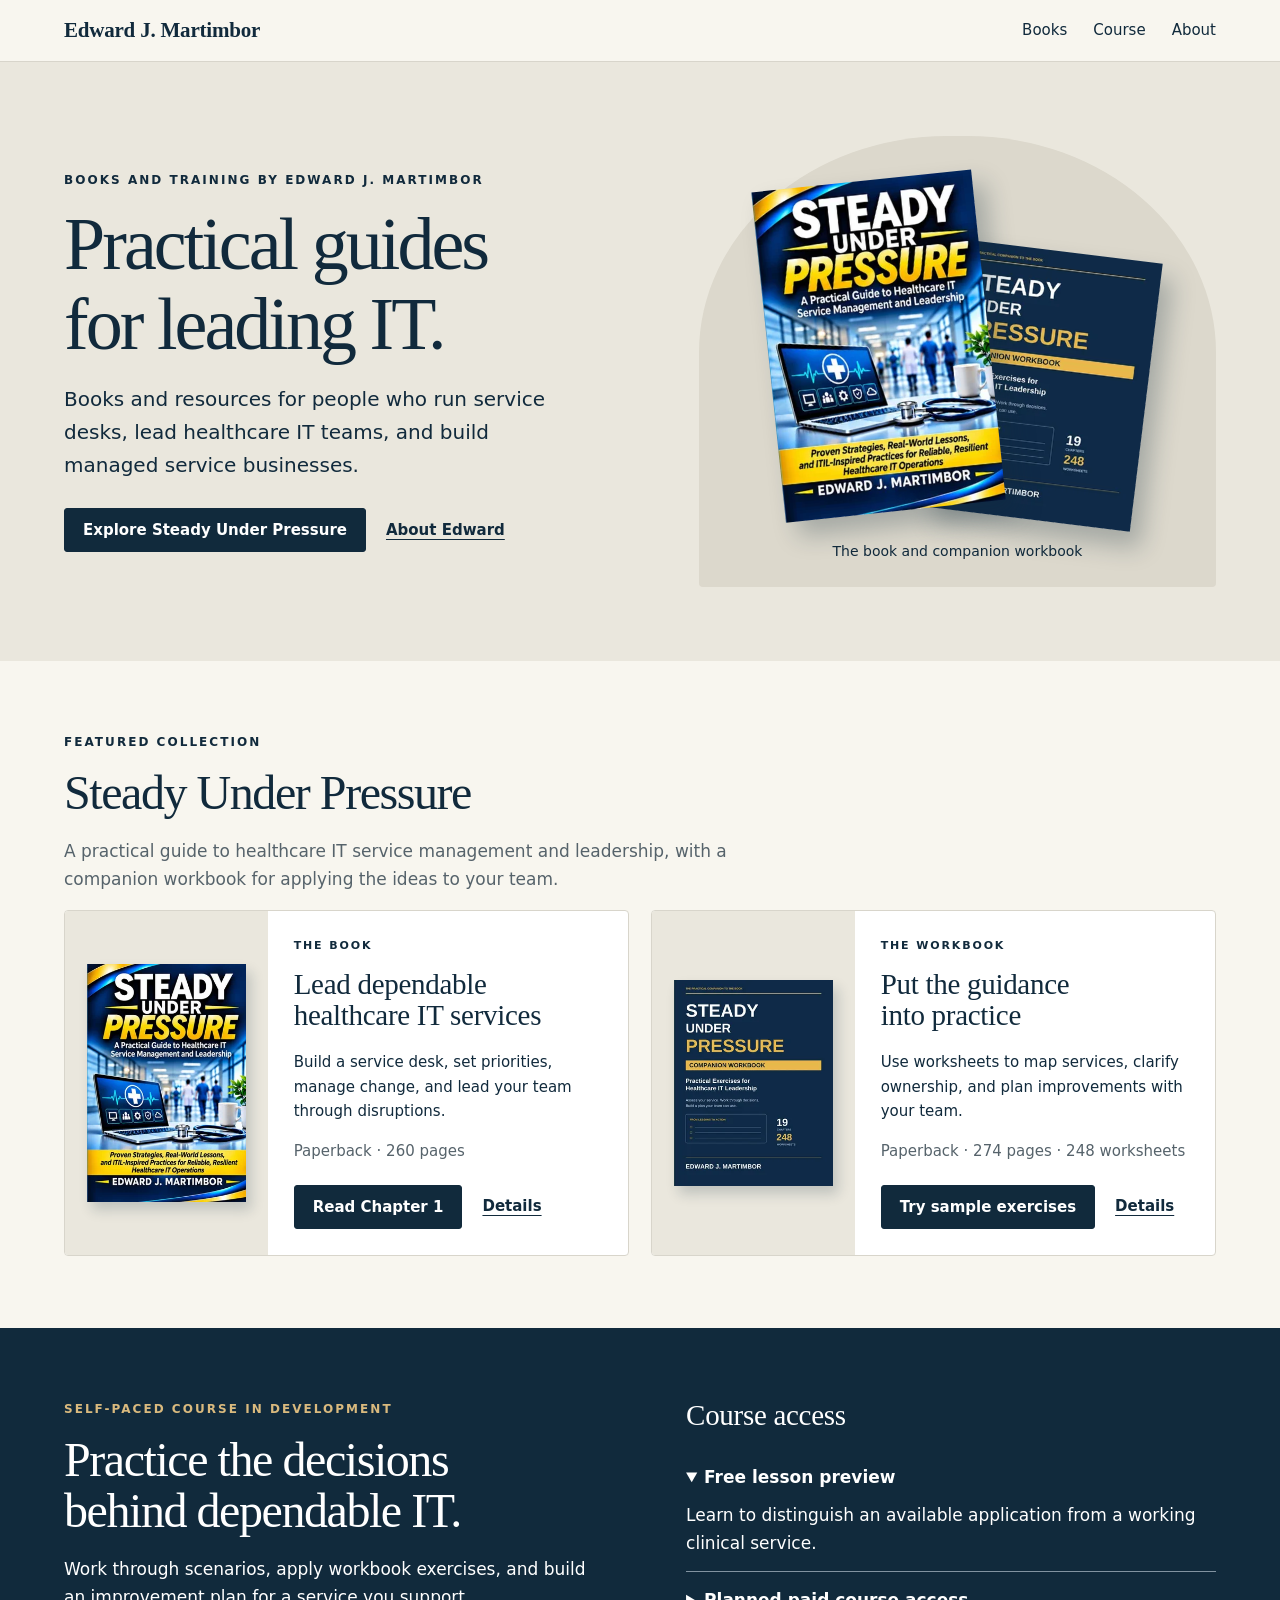
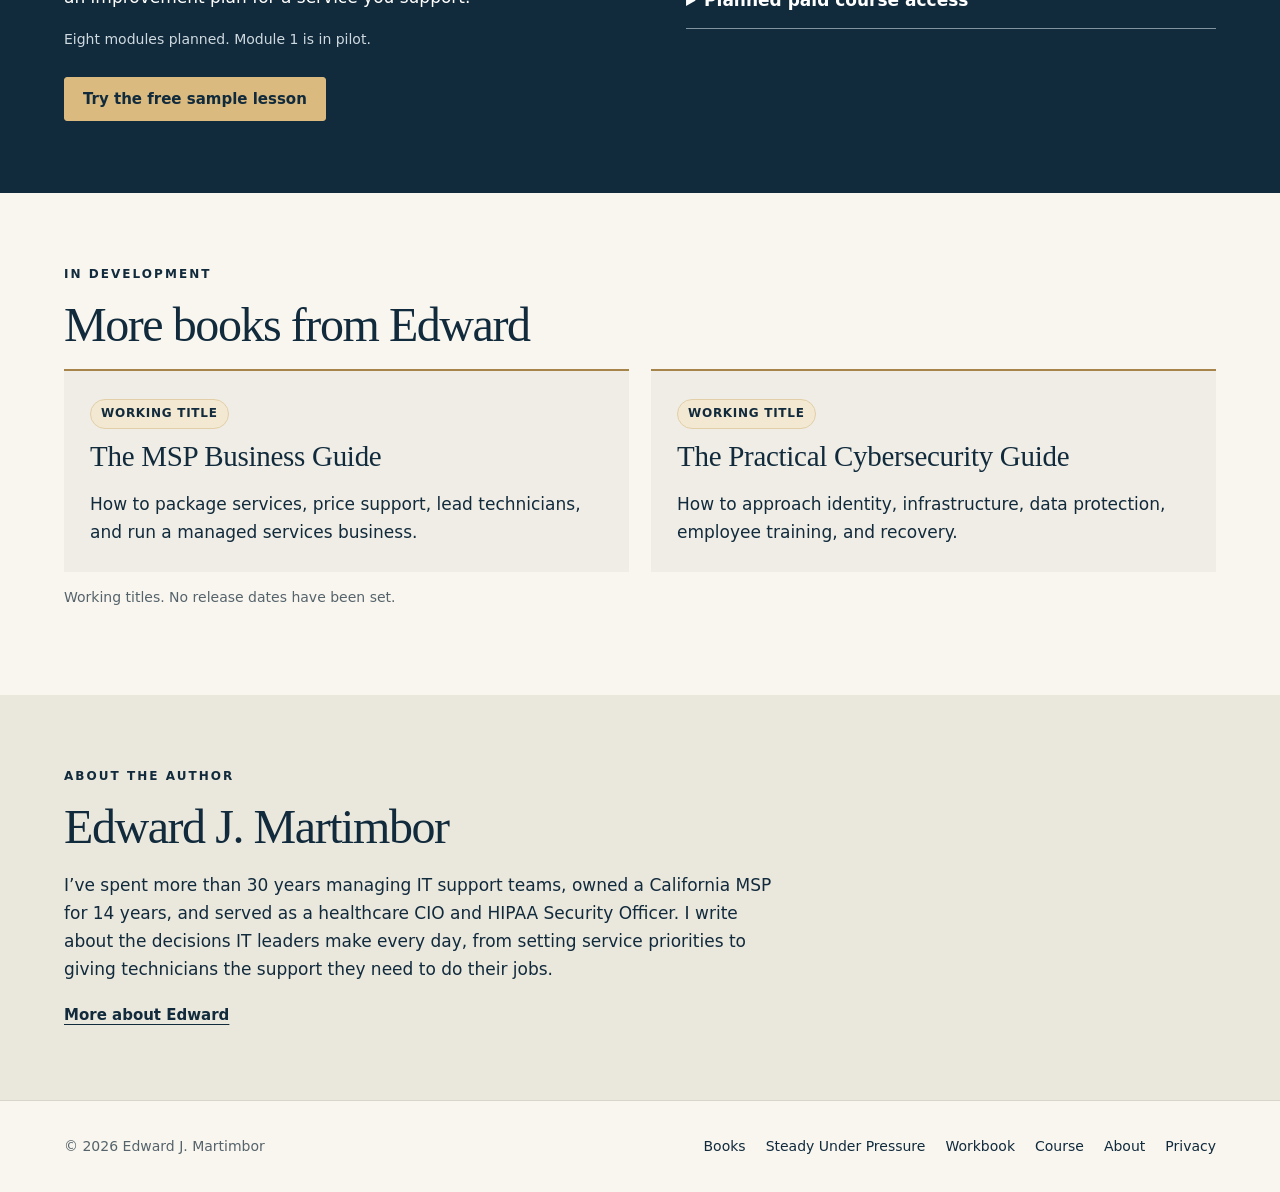
<file: index.html>
<!doctype html>
<html lang="en" data-root="">
<head>
<meta charset="utf-8">
<meta name="viewport" content="width=device-width, initial-scale=1">
<title>Edward J. Martimbor | Author</title>
<meta name="description" content="Books and practical resources for healthcare IT leaders and managed service providers, by Edward J. Martimbor.">
<link rel="canonical" href="https://edwardmartimbor.com/">
<meta property="og:type" content="website">
<meta property="og:site_name" content="Edward J. Martimbor">
<meta property="og:title" content="Edward J. Martimbor | Author">
<meta property="og:description" content="Books and practical resources for healthcare IT leaders and managed service providers, by Edward J. Martimbor.">
<meta property="og:url" content="https://edwardmartimbor.com/">
<meta property="og:image" content="https://edwardmartimbor.com/assets/img/og-image.jpg">
<meta name="twitter:card" content="summary_large_image">
<meta name="theme-color" content="#112a3c">
<link rel="icon" href="assets/img/favicon.svg" type="image/svg+xml">
<link rel="stylesheet" href="assets/css/site.css">
<script src="assets/js/config.js" defer></script>
<script src="assets/js/site.js" defer></script>
<script type="application/ld+json">{"@context": "https://schema.org", "@type": "WebSite", "name": "Edward J. Martimbor", "url": "https://edwardmartimbor.com/", "author": {"@type": "Person", "name": "Edward J. Martimbor", "url": "https://edwardmartimbor.com/about/"}}</script>
</head>
<body>
<a class="skip" href="#main">Skip to content</a>
<header class="site-header">
  <div class="wrap nav">
    <a href="./" class="brand">Edward J. Martimbor</a>
    <button class="menu-toggle" type="button" aria-expanded="false" aria-controls="site-nav">Menu</button>
    <nav id="site-nav" class="site-nav" aria-label="Main"><ul><li><a href="books/">Books</a></li><li><a href="courses/steady-under-pressure/">Course</a></li><li><a href="about/">About</a></li></ul></nav>
  </div>
</header>
<main id="main">

<section class="hero"><div class="wrap hero-grid">
  <div>
    <p class="kicker">Books and training by Edward J. Martimbor</p>
    <h1>Practical guides for leading IT.</h1>
    <p class="lede">Books and resources for people who run service desks, lead healthcare IT teams, and build managed service businesses.</p>
    <div class="actions">
      <a class="button" href="books/steady-under-pressure/">Explore Steady Under Pressure</a>
      <a class="textlink" href="about/">About Edward</a>
    </div>
  </div>
  <figure class="covers">
    <div class="stack">
      <picture><source type="image/webp" srcset="assets/img/book-300.webp 300w, assets/img/book-600.webp 600w" sizes="(max-width: 860px) 45vw, 245px"><img src="assets/img/book-600.jpg" srcset="assets/img/book-300.jpg 300w, assets/img/book-600.jpg 600w" sizes="(max-width: 860px) 45vw, 245px" width="600" height="899" alt="Steady Under Pressure book cover" fetchpriority="high" decoding="async"></picture>
      <picture><source type="image/webp" srcset="assets/img/workbook-300.webp 300w, assets/img/workbook-600.webp 600w" sizes="(max-width: 860px) 42vw, 230px"><img src="assets/img/workbook-600.jpg" srcset="assets/img/workbook-300.jpg 300w, assets/img/workbook-600.jpg 600w" sizes="(max-width: 860px) 42vw, 230px" width="600" height="777" alt="Steady Under Pressure Companion Workbook cover" fetchpriority="high" decoding="async"></picture>
    </div>
    <figcaption>The book and companion workbook</figcaption>
  </figure>
</div></section>

<section class="section wrap" aria-labelledby="featured">
  <p class="kicker">Featured collection</p>
  <h2 id="featured">Steady Under Pressure</h2>
  <p class="section-intro">A practical guide to healthcare IT service management and leadership, with a companion workbook for applying the ideas to your team.</p>
  <div class="grid">
    <article class="product">
      <div class="art"><picture><source type="image/webp" srcset="assets/img/book-300.webp 300w, assets/img/book-600.webp 600w" sizes="160px"><img src="assets/img/book-600.jpg" srcset="assets/img/book-300.jpg 300w, assets/img/book-600.jpg 600w" sizes="160px" width="600" height="899" alt="Steady Under Pressure book front cover" loading="lazy" decoding="async"></picture></div>
      <div class="copy">
        <p class="kicker">The book</p>
        <h3><a href="books/steady-under-pressure/">Lead dependable healthcare IT services</a></h3>
        <p>Build a service desk, set priorities, manage change, and lead your team through disruptions.</p>
        <p class="meta">Paperback · 260 pages</p>
        <div class="actions"><a class="button" href="books/steady-under-pressure/#sample">Read Chapter 1</a><a class="textlink" href="books/steady-under-pressure/">Details</a></div>
      </div>
    </article>
    <article class="product">
      <div class="art"><picture><source type="image/webp" srcset="assets/img/workbook-300.webp 300w, assets/img/workbook-600.webp 600w" sizes="160px"><img src="assets/img/workbook-600.jpg" srcset="assets/img/workbook-300.jpg 300w, assets/img/workbook-600.jpg 600w" sizes="160px" width="600" height="777" alt="Steady Under Pressure Companion Workbook front cover" loading="lazy" decoding="async"></picture></div>
      <div class="copy">
        <p class="kicker">The workbook</p>
        <h3><a href="books/steady-under-pressure-workbook/">Put the guidance into practice</a></h3>
        <p>Use worksheets to map services, clarify ownership, and plan improvements with your team.</p>
        <p class="meta">Paperback · 274 pages · 248 worksheets</p>
        <div class="actions"><a class="button" href="books/steady-under-pressure-workbook/#sample">Try sample exercises</a><a class="textlink" href="books/steady-under-pressure-workbook/">Details</a></div>
      </div>
    </article>
  </div>
</section>

<section class="section course" aria-labelledby="course-h"><div class="wrap course-grid">
  <div>
    <p class="kicker">Self-paced course in development</p>
    <h2 id="course-h">Practice the decisions behind dependable IT.</h2>
    <p>Work through scenarios, apply workbook exercises, and build an improvement plan for a service you support.</p>
    <p class="meta">Eight modules planned. Module 1 is in pilot.</p>
    <div class="actions"><a class="button gold" href="courses/steady-under-pressure/#sample-lesson">Try the free sample lesson</a></div>
  </div>
  <div>
    <h3>Course access</h3>
    <details open><summary>Free lesson preview</summary><p>Learn to distinguish an available application from a working clinical service.</p></details>
    <details><summary>Planned paid course access</summary><p>Full lessons, exercises, and knowledge checks. Enrollment and pricing are pending.</p></details>
  </div>
</div></section>

<section class="section wrap future" aria-labelledby="coming">
  <p class="kicker">In development</p>
  <h2 id="coming">More books from Edward</h2>
  <div class="grid">
    <article><span class="pill dev">Working title</span><h3 style="margin-top:12px">The MSP Business Guide</h3><p>How to package services, price support, lead technicians, and run a managed services business.</p></article>
    <article><span class="pill dev">Working title</span><h3 style="margin-top:12px">The Practical Cybersecurity Guide</h3><p>How to approach identity, infrastructure, data protection, employee training, and recovery.</p></article>
  </div>
  <p class="meta" style="margin-top:14px">Working titles. No release dates have been set.</p>
</section>

<section class="section tint" aria-labelledby="about-h"><div class="wrap">
  <p class="kicker">About the author</p>
  <h2 id="about-h">Edward J. Martimbor</h2>
  <p class="prose">I’ve spent more than 30 years managing IT support teams, owned a California MSP for 14 years, and served as a healthcare CIO and HIPAA Security Officer. I write about the decisions IT leaders make every day, from setting service priorities to giving technicians the support they need to do their jobs.</p>
  <a class="textlink" href="about/">More about Edward</a>
</div></section>

</main>
<footer class="site-footer">
  <div class="wrap foot">
    <p class="meta" style="margin:0">&copy; <span data-year>2026</span> Edward J. Martimbor</p>
    <ul>
      <li><a href="books/">Books</a></li>
      <li><a href="books/steady-under-pressure/">Steady Under Pressure</a></li>
      <li><a href="books/steady-under-pressure-workbook/">Workbook</a></li>
      <li><a href="courses/steady-under-pressure/">Course</a></li>
      <li><a href="about/">About</a></li>
      <li><a href="privacy/">Privacy</a></li>
    </ul>
  </div>
</footer>
</body>
</html>
</file>
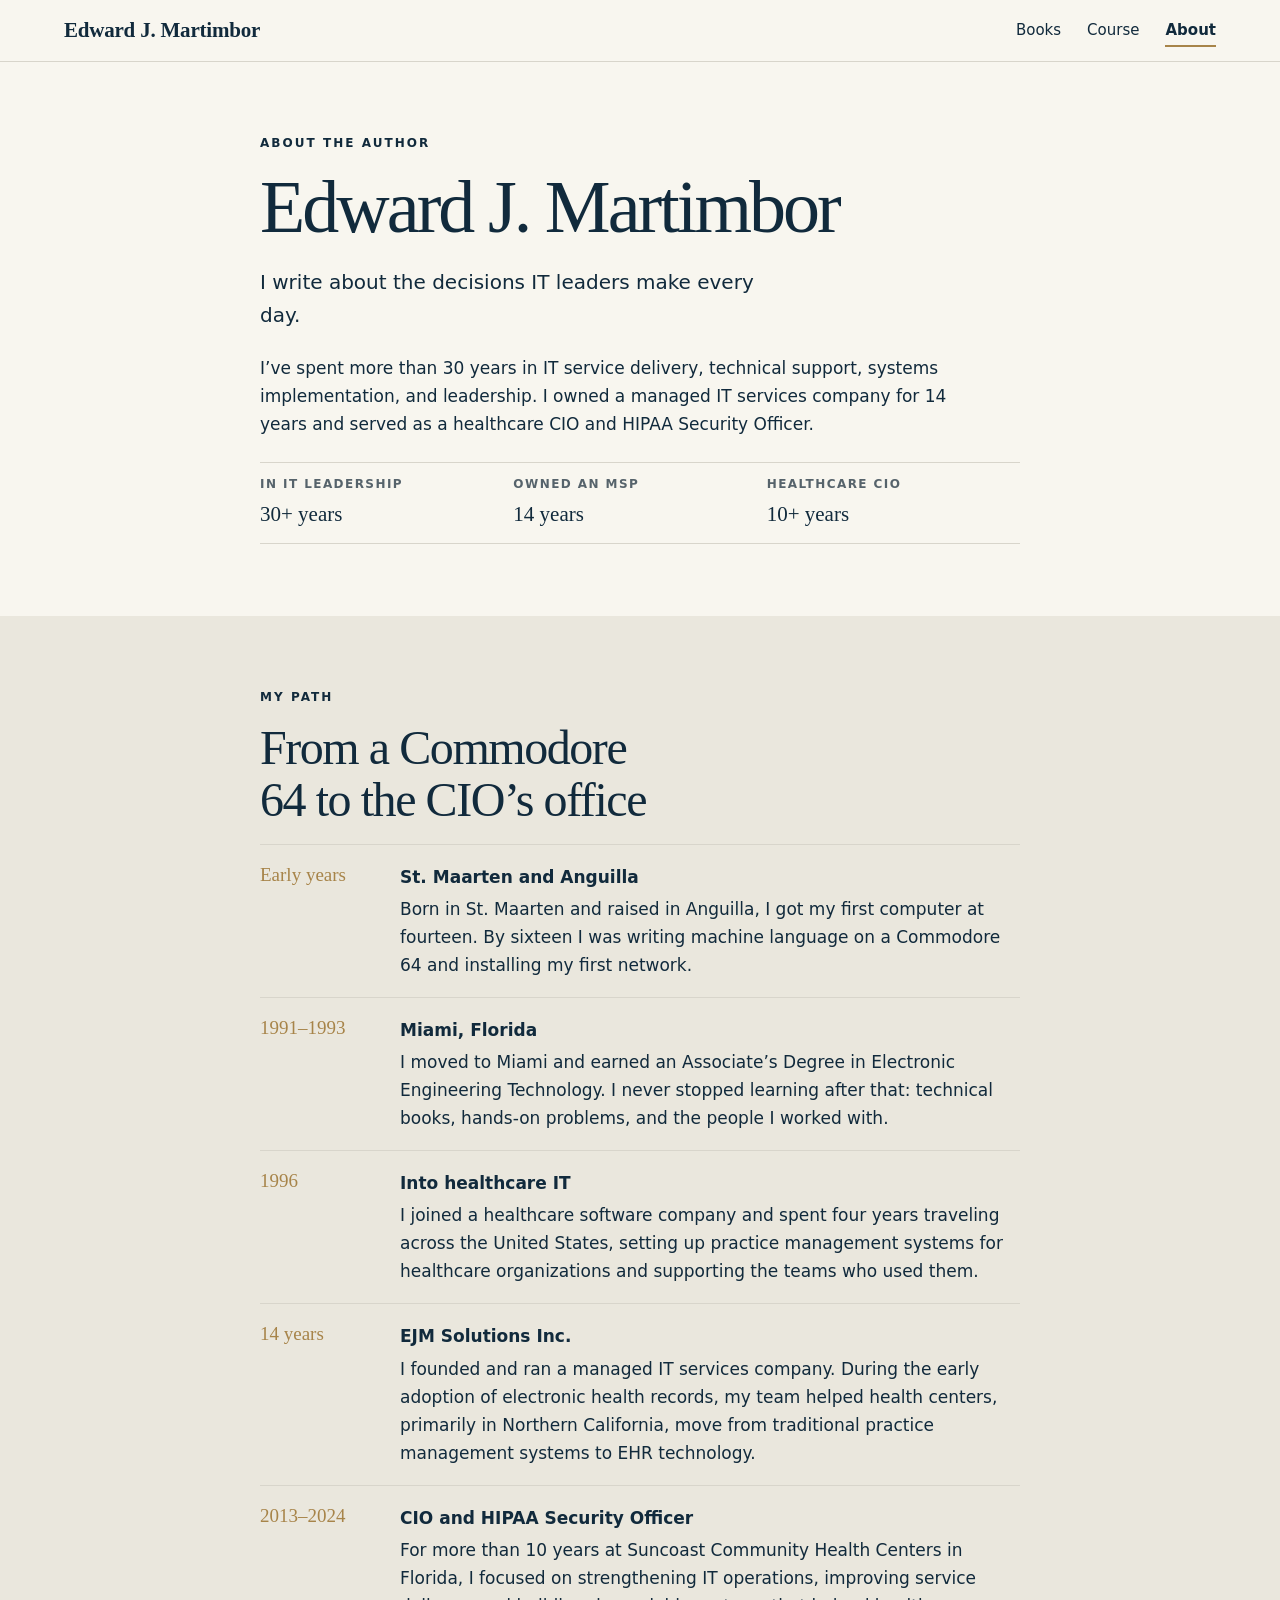
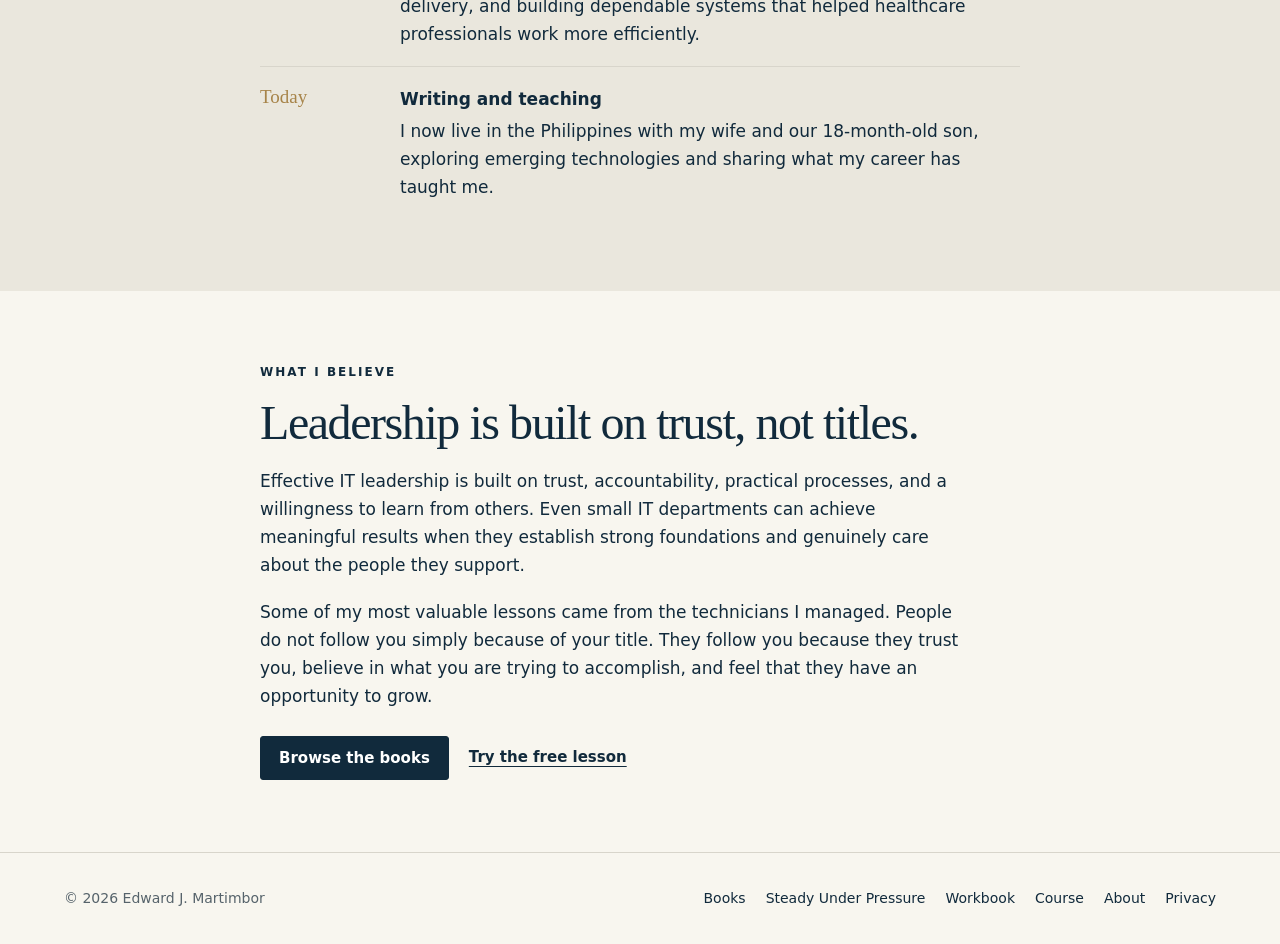
<file: about/index.html>
<!doctype html>
<html lang="en" data-root="../">
<head>
<meta charset="utf-8">
<meta name="viewport" content="width=device-width, initial-scale=1">
<title>About | Edward J. Martimbor</title>
<meta name="description" content="Edward J. Martimbor is a former healthcare CIO and HIPAA Security Officer who owned a managed IT services company for 14 years and has more than 30 years in IT leadership.">
<link rel="canonical" href="https://edwardmartimbor.com/about/">
<meta property="og:type" content="website">
<meta property="og:site_name" content="Edward J. Martimbor">
<meta property="og:title" content="About | Edward J. Martimbor">
<meta property="og:description" content="Edward J. Martimbor is a former healthcare CIO and HIPAA Security Officer who owned a managed IT services company for 14 years and has more than 30 years in IT leadership.">
<meta property="og:url" content="https://edwardmartimbor.com/about/">
<meta property="og:image" content="https://edwardmartimbor.com/assets/img/og-image.jpg">
<meta name="twitter:card" content="summary_large_image">
<meta name="theme-color" content="#112a3c">
<link rel="icon" href="../assets/img/favicon.svg" type="image/svg+xml">
<link rel="stylesheet" href="../assets/css/site.css">
<script src="../assets/js/config.js" defer></script>
<script src="../assets/js/site.js" defer></script>
<script type="application/ld+json">{"@context": "https://schema.org", "@type": "Person", "name": "Edward J. Martimbor", "url": "https://edwardmartimbor.com/about/", "jobTitle": "Author", "description": "Author of Steady Under Pressure. Former healthcare CIO and HIPAA Security Officer; founded EJM Solutions Inc., a managed IT services company he ran for 14 years."}</script>
</head>
<body>
<a class="skip" href="#main">Skip to content</a>
<header class="site-header">
  <div class="wrap nav">
    <a href="../" class="brand">Edward J. Martimbor</a>
    <button class="menu-toggle" type="button" aria-expanded="false" aria-controls="site-nav">Menu</button>
    <nav id="site-nav" class="site-nav" aria-label="Main"><ul><li><a href="../books/">Books</a></li><li><a href="../courses/steady-under-pressure/">Course</a></li><li><a href="../about/" aria-current="page">About</a></li></ul></nav>
  </div>
</header>
<main id="main">

<section class="section narrow">
  <p class="kicker">About the author</p>
  <h1>Edward J. Martimbor</h1>
  <div class="prose">
    <p class="lede">I write about the decisions IT leaders make every day.</p>
    <p>I’ve spent more than 30 years in IT service delivery, technical support, systems implementation, and leadership. I owned a managed IT services company for 14 years and served as a healthcare CIO and HIPAA Security Officer.</p>
  </div>
  <dl class="facts">
    <div><dt>In IT leadership</dt><dd>30+ years</dd></div>
    <div><dt>Owned an MSP</dt><dd>14 years</dd></div>
    <div><dt>Healthcare CIO</dt><dd>10+ years</dd></div>
  </dl>
</section>

<section class="section tint" aria-labelledby="path"><div class="narrow">
  <p class="kicker">My path</p>
  <h2 id="path">From a Commodore 64 to the CIO’s office</h2>
  <ol class="timeline">
    <li><span class="when">Early years</span><div><strong>St. Maarten and Anguilla</strong><p>Born in St. Maarten and raised in Anguilla, I got my first computer at fourteen. By sixteen I was writing machine language on a Commodore 64 and installing my first network.</p></div></li>
    <li><span class="when">1991–1993</span><div><strong>Miami, Florida</strong><p>I moved to Miami and earned an Associate’s Degree in Electronic Engineering Technology. I never stopped learning after that: technical books, hands-on problems, and the people I worked with.</p></div></li>
    <li><span class="when">1996</span><div><strong>Into healthcare IT</strong><p>I joined a healthcare software company and spent four years traveling across the United States, setting up practice management systems for healthcare organizations and supporting the teams who used them.</p></div></li>
    <li><span class="when">14 years</span><div><strong>EJM Solutions Inc.</strong><p>I founded and ran a managed IT services company. During the early adoption of electronic health records, my team helped health centers, primarily in Northern California, move from traditional practice management systems to EHR technology.</p></div></li>
    <li><span class="when">2013–2024</span><div><strong>CIO and HIPAA Security Officer</strong><p>For more than 10 years at Suncoast Community Health Centers in Florida, I focused on strengthening IT operations, improving service delivery, and building dependable systems that helped healthcare professionals work more efficiently.</p></div></li>
    <li><span class="when">Today</span><div><strong>Writing and teaching</strong><p>I now live in the Philippines with my wife and our 18-month-old son, exploring emerging technologies and sharing what my career has taught me.</p></div></li>
  </ol>
</div></section>

<section class="section narrow" aria-labelledby="belief">
  <p class="kicker">What I believe</p>
  <h2 id="belief">Leadership is built on trust, not titles.</h2>
  <div class="prose">
    <p>Effective IT leadership is built on trust, accountability, practical processes, and a willingness to learn from others. Even small IT departments can achieve meaningful results when they establish strong foundations and genuinely care about the people they support.</p>
    <p>Some of my most valuable lessons came from the technicians I managed. People do not follow you simply because of your title. They follow you because they trust you, believe in what you are trying to accomplish, and feel that they have an opportunity to grow.</p>
  </div>
  <div class="actions">
    <a class="button" href="../books/">Browse the books</a>
    <a class="textlink" href="../courses/steady-under-pressure/">Try the free lesson</a>
  </div>
</section>

</main>
<footer class="site-footer">
  <div class="wrap foot">
    <p class="meta" style="margin:0">&copy; <span data-year>2026</span> Edward J. Martimbor</p>
    <ul>
      <li><a href="../books/">Books</a></li>
      <li><a href="../books/steady-under-pressure/">Steady Under Pressure</a></li>
      <li><a href="../books/steady-under-pressure-workbook/">Workbook</a></li>
      <li><a href="../courses/steady-under-pressure/">Course</a></li>
      <li><a href="../about/">About</a></li>
      <li><a href="../privacy/">Privacy</a></li>
    </ul>
  </div>
</footer>
</body>
</html>
</file>
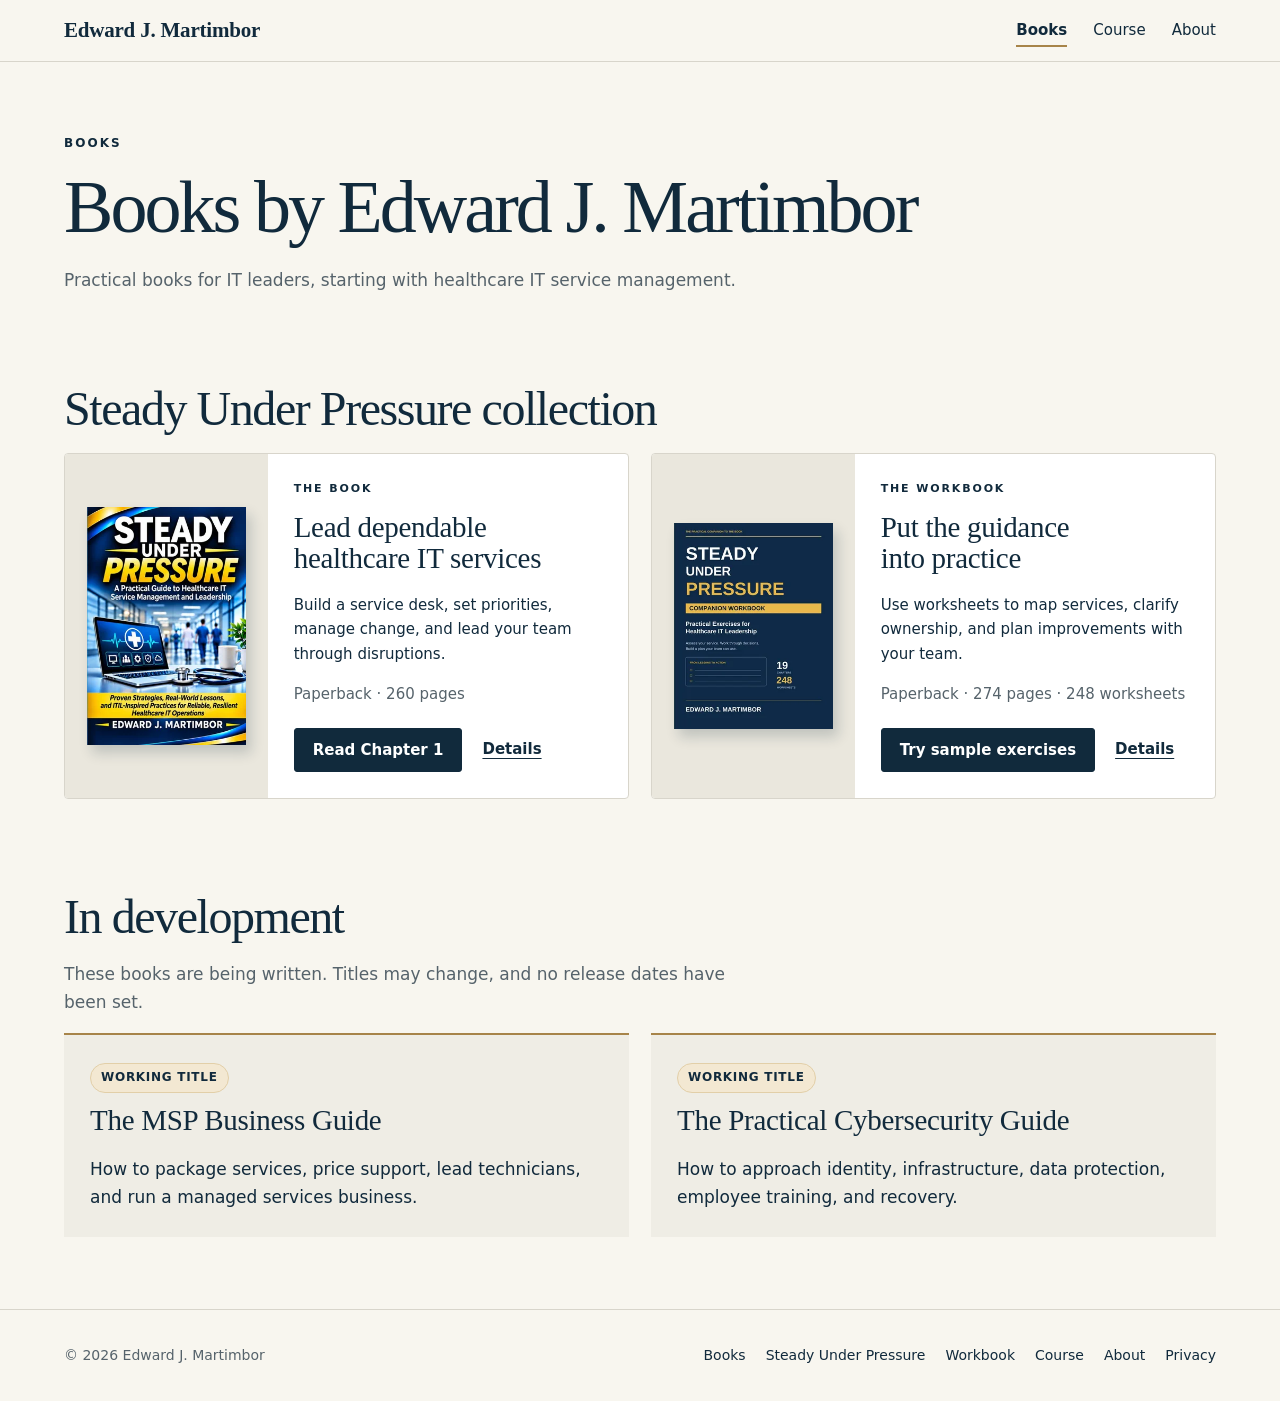
<file: books/index.html>
<!doctype html>
<html lang="en" data-root="../">
<head>
<meta charset="utf-8">
<meta name="viewport" content="width=device-width, initial-scale=1">
<title>Books | Edward J. Martimbor</title>
<meta name="description" content="Steady Under Pressure, its companion workbook, and books in development by Edward J. Martimbor.">
<link rel="canonical" href="https://edwardmartimbor.com/books/">
<meta property="og:type" content="website">
<meta property="og:site_name" content="Edward J. Martimbor">
<meta property="og:title" content="Books | Edward J. Martimbor">
<meta property="og:description" content="Steady Under Pressure, its companion workbook, and books in development by Edward J. Martimbor.">
<meta property="og:url" content="https://edwardmartimbor.com/books/">
<meta property="og:image" content="https://edwardmartimbor.com/assets/img/og-image.jpg">
<meta name="twitter:card" content="summary_large_image">
<meta name="theme-color" content="#112a3c">
<link rel="icon" href="../assets/img/favicon.svg" type="image/svg+xml">
<link rel="stylesheet" href="../assets/css/site.css">
<script src="../assets/js/config.js" defer></script>
<script src="../assets/js/site.js" defer></script>
</head>
<body>
<a class="skip" href="#main">Skip to content</a>
<header class="site-header">
  <div class="wrap nav">
    <a href="../" class="brand">Edward J. Martimbor</a>
    <button class="menu-toggle" type="button" aria-expanded="false" aria-controls="site-nav">Menu</button>
    <nav id="site-nav" class="site-nav" aria-label="Main"><ul><li><a href="../books/" aria-current="page">Books</a></li><li><a href="../courses/steady-under-pressure/">Course</a></li><li><a href="../about/">About</a></li></ul></nav>
  </div>
</header>
<main id="main">

<section class="section wrap">
  <p class="kicker">Books</p>
  <h1>Books by Edward J. Martimbor</h1>
  <p class="section-intro">Practical books for IT leaders, starting with healthcare IT service management.</p>
</section>
<section class="wrap" aria-labelledby="pub" style="padding-bottom:20px">
  <h2 id="pub">Steady Under Pressure collection</h2>
  <div class="grid"><article class="product">
      <div class="art"><picture><source type="image/webp" srcset="../assets/img/book-300.webp 300w, ../assets/img/book-600.webp 600w" sizes="160px"><img src="../assets/img/book-600.jpg" srcset="../assets/img/book-300.jpg 300w, ../assets/img/book-600.jpg 600w" sizes="160px" width="600" height="899" alt="Steady Under Pressure book front cover" loading="lazy" decoding="async"></picture></div>
      <div class="copy">
        <p class="kicker">The book</p>
        <h3><a href="../books/steady-under-pressure/">Lead dependable healthcare IT services</a></h3>
        <p>Build a service desk, set priorities, manage change, and lead your team through disruptions.</p>
        <p class="meta">Paperback · 260 pages</p>
        <div class="actions"><a class="button" href="../books/steady-under-pressure/#sample">Read Chapter 1</a><a class="textlink" href="../books/steady-under-pressure/">Details</a></div>
      </div>
    </article><article class="product">
      <div class="art"><picture><source type="image/webp" srcset="../assets/img/workbook-300.webp 300w, ../assets/img/workbook-600.webp 600w" sizes="160px"><img src="../assets/img/workbook-600.jpg" srcset="../assets/img/workbook-300.jpg 300w, ../assets/img/workbook-600.jpg 600w" sizes="160px" width="600" height="777" alt="Steady Under Pressure Companion Workbook front cover" loading="lazy" decoding="async"></picture></div>
      <div class="copy">
        <p class="kicker">The workbook</p>
        <h3><a href="../books/steady-under-pressure-workbook/">Put the guidance into practice</a></h3>
        <p>Use worksheets to map services, clarify ownership, and plan improvements with your team.</p>
        <p class="meta">Paperback · 274 pages · 248 worksheets</p>
        <div class="actions"><a class="button" href="../books/steady-under-pressure-workbook/#sample">Try sample exercises</a><a class="textlink" href="../books/steady-under-pressure-workbook/">Details</a></div>
      </div>
    </article></div>
</section>
<section class="section wrap future" aria-labelledby="dev">
  <h2 id="dev">In development</h2>
  <p class="section-intro">These books are being written. Titles may change, and no release dates have been set.</p>
  <div class="grid">
    <article><span class="pill dev">Working title</span><h3 style="margin-top:12px">The MSP Business Guide</h3><p>How to package services, price support, lead technicians, and run a managed services business.</p></article>
    <article><span class="pill dev">Working title</span><h3 style="margin-top:12px">The Practical Cybersecurity Guide</h3><p>How to approach identity, infrastructure, data protection, employee training, and recovery.</p></article>
  </div>
</section>

</main>
<footer class="site-footer">
  <div class="wrap foot">
    <p class="meta" style="margin:0">&copy; <span data-year>2026</span> Edward J. Martimbor</p>
    <ul>
      <li><a href="../books/">Books</a></li>
      <li><a href="../books/steady-under-pressure/">Steady Under Pressure</a></li>
      <li><a href="../books/steady-under-pressure-workbook/">Workbook</a></li>
      <li><a href="../courses/steady-under-pressure/">Course</a></li>
      <li><a href="../about/">About</a></li>
      <li><a href="../privacy/">Privacy</a></li>
    </ul>
  </div>
</footer>
</body>
</html>
</file>
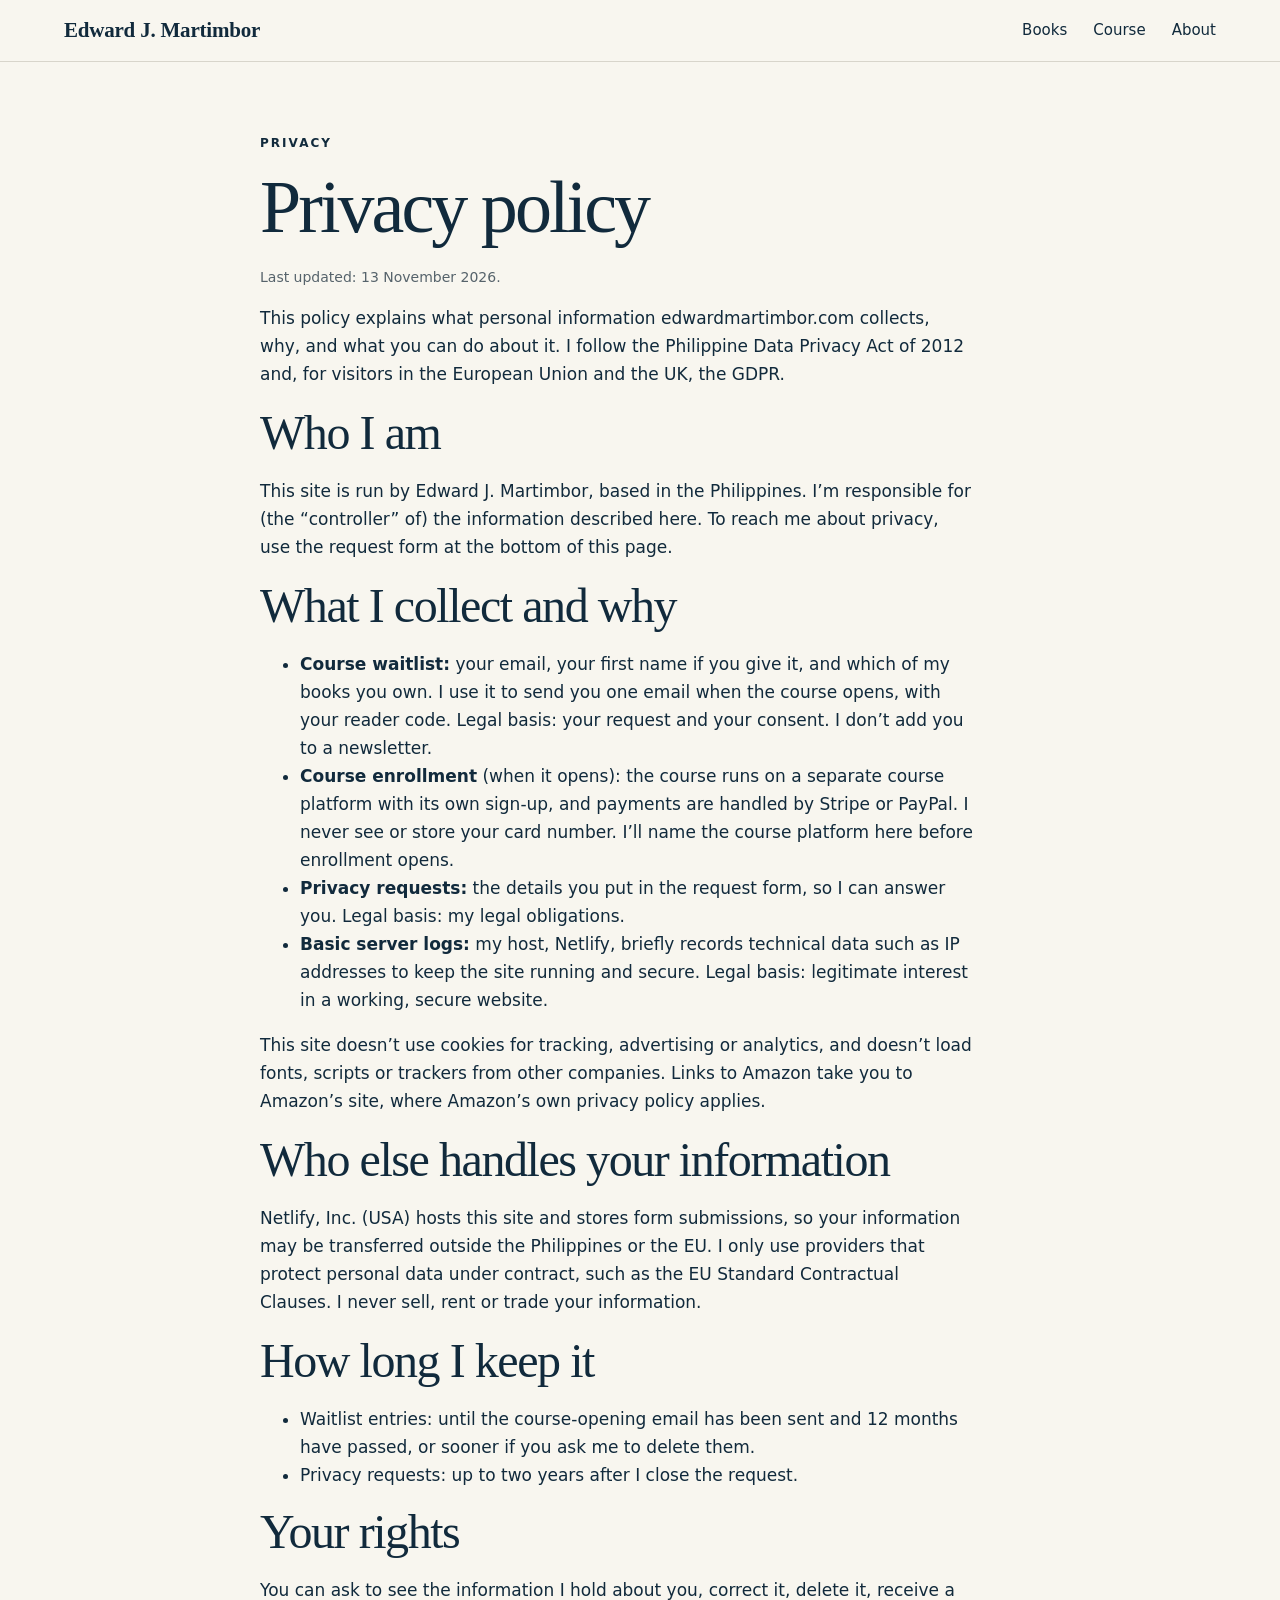
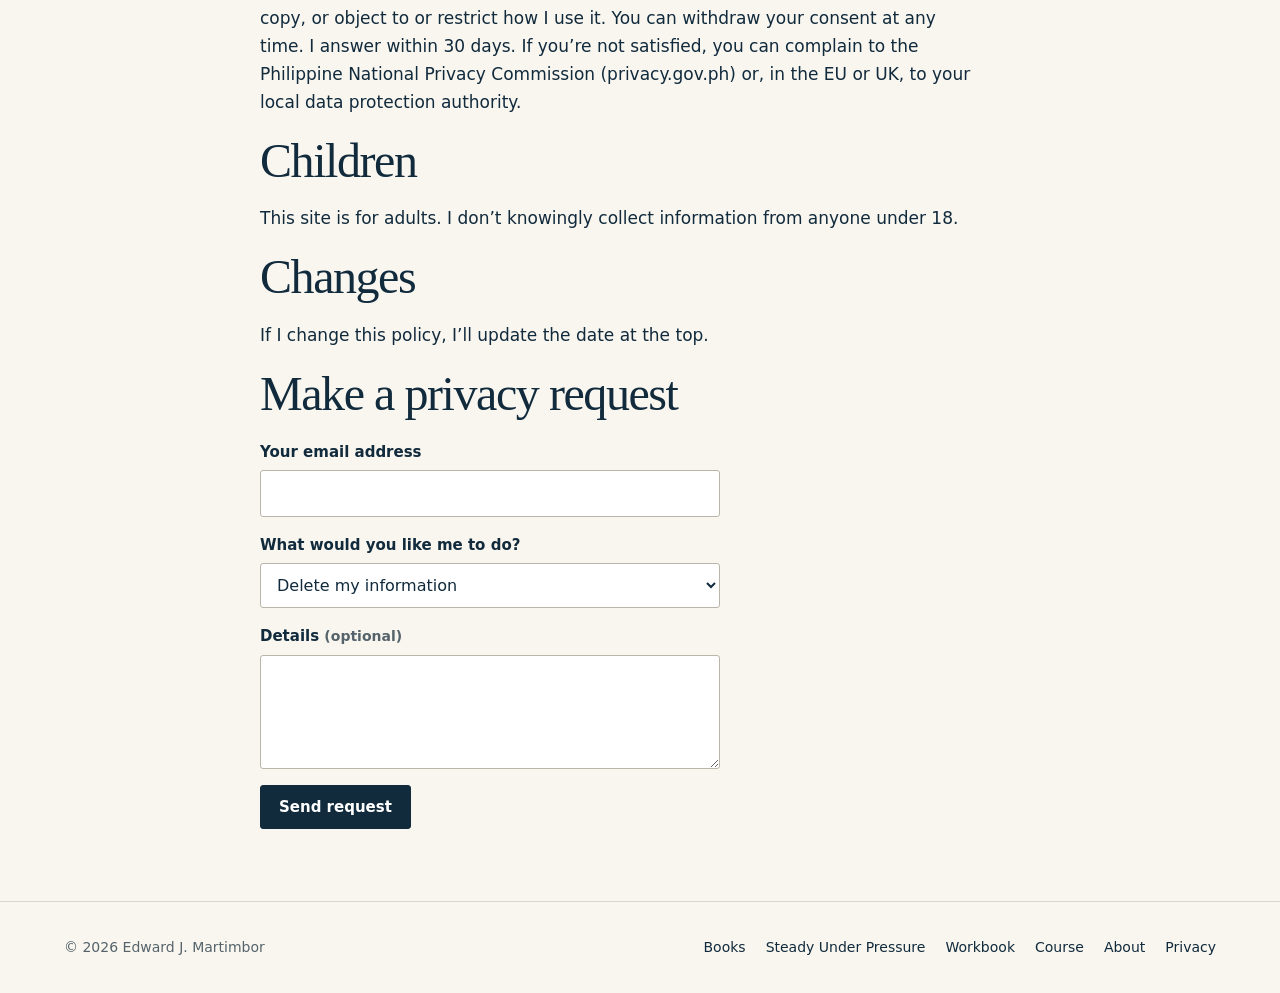
<file: privacy/index.html>
<!doctype html>
<html lang="en" data-root="../">
<head>
<meta charset="utf-8">
<meta name="viewport" content="width=device-width, initial-scale=1">
<title>Privacy | Edward J. Martimbor</title>
<meta name="description" content="How edwardmartimbor.com handles your personal information.">
<link rel="canonical" href="https://edwardmartimbor.com/privacy/">
<meta property="og:type" content="website">
<meta property="og:site_name" content="Edward J. Martimbor">
<meta property="og:title" content="Privacy | Edward J. Martimbor">
<meta property="og:description" content="How edwardmartimbor.com handles your personal information.">
<meta property="og:url" content="https://edwardmartimbor.com/privacy/">
<meta property="og:image" content="https://edwardmartimbor.com/assets/img/og-image.jpg">
<meta name="twitter:card" content="summary_large_image">
<meta name="theme-color" content="#112a3c">
<link rel="icon" href="../assets/img/favicon.svg" type="image/svg+xml">
<link rel="stylesheet" href="../assets/css/site.css">
<script src="../assets/js/config.js" defer></script>
<script src="../assets/js/site.js" defer></script>
</head>
<body>
<a class="skip" href="#main">Skip to content</a>
<header class="site-header">
  <div class="wrap nav">
    <a href="../" class="brand">Edward J. Martimbor</a>
    <button class="menu-toggle" type="button" aria-expanded="false" aria-controls="site-nav">Menu</button>
    <nav id="site-nav" class="site-nav" aria-label="Main"><ul><li><a href="../books/">Books</a></li><li><a href="../courses/steady-under-pressure/">Course</a></li><li><a href="../about/">About</a></li></ul></nav>
  </div>
</header>
<main id="main">

<section class="section narrow">
  <p class="kicker">Privacy</p>
  <h1>Privacy policy</h1>
  <div class="prose">
    <p class="meta">Last updated: 13 November 2026.</p>
    <p>This policy explains what personal information edwardmartimbor.com collects, why, and what you can do about it. I follow the Philippine Data Privacy Act of 2012 and, for visitors in the European Union and the UK, the GDPR.</p>

    <h2>Who I am</h2>
    <p>This site is run by Edward J. Martimbor, based in the Philippines. I’m responsible for (the “controller” of) the information described here. To reach me about privacy, use the request form at the bottom of this page.</p>

    <h2>What I collect and why</h2>
    <ul>
      <li><strong>Course waitlist:</strong> your email, your first name if you give it, and which of my books you own. I use it to send you one email when the course opens, with your reader code. Legal basis: your request and your consent. I don’t add you to a newsletter.</li>
      <li><strong>Course enrollment</strong> (when it opens): the course runs on a separate course platform with its own sign-up, and payments are handled by Stripe or PayPal. I never see or store your card number. I’ll name the course platform here before enrollment opens.</li>
      <li><strong>Privacy requests:</strong> the details you put in the request form, so I can answer you. Legal basis: my legal obligations.</li>
      <li><strong>Basic server logs:</strong> my host, Netlify, briefly records technical data such as IP addresses to keep the site running and secure. Legal basis: legitimate interest in a working, secure website.</li>
    </ul>
    <p>This site doesn’t use cookies for tracking, advertising or analytics, and doesn’t load fonts, scripts or trackers from other companies. Links to Amazon take you to Amazon’s site, where Amazon’s own privacy policy applies.</p>

    <h2>Who else handles your information</h2>
    <p>Netlify, Inc. (USA) hosts this site and stores form submissions, so your information may be transferred outside the Philippines or the EU. I only use providers that protect personal data under contract, such as the EU Standard Contractual Clauses. I never sell, rent or trade your information.</p>

    <h2>How long I keep it</h2>
    <ul>
      <li>Waitlist entries: until the course-opening email has been sent and 12 months have passed, or sooner if you ask me to delete them.</li>
      <li>Privacy requests: up to two years after I close the request.</li>
    </ul>

    <h2>Your rights</h2>
    <p>You can ask to see the information I hold about you, correct it, delete it, receive a copy, or object to or restrict how I use it. You can withdraw your consent at any time. I answer within 30 days. If you’re not satisfied, you can complain to the Philippine National Privacy Commission (privacy.gov.ph) or, in the EU or UK, to your local data protection authority.</p>

    <h2>Children</h2>
    <p>This site is for adults. I don’t knowingly collect information from anyone under 18.</p>

    <h2>Changes</h2>
    <p>If I change this policy, I’ll update the date at the top.</p>

    <h2 id="request">Make a privacy request</h2>
  </div>
  <form class="signup" name="privacy-request" method="POST" action="received/" data-netlify="true" netlify-honeypot="company">
    <input type="hidden" name="form-name" value="privacy-request">
    <p class="visually-hidden"><label>Leave this empty <input name="company" tabindex="-1" autocomplete="off"></label></p>
    <div class="field"><label for="pr-email">Your email address</label><input id="pr-email" name="email" type="email" required autocomplete="email"></div>
    <div class="field"><label for="pr-type">What would you like me to do?</label>
      <select id="pr-type" name="request">
        <option>Delete my information</option>
        <option>Send me a copy of my information</option>
        <option>Correct my information</option>
        <option>Take me off the course waitlist</option>
        <option>Something else</option>
      </select></div>
    <div class="field"><label for="pr-details">Details <span class="meta">(optional)</span></label><textarea id="pr-details" name="details" rows="4"></textarea></div>
    <button class="button" type="submit">Send request</button>
  </form>
</section>

</main>
<footer class="site-footer">
  <div class="wrap foot">
    <p class="meta" style="margin:0">&copy; <span data-year>2026</span> Edward J. Martimbor</p>
    <ul>
      <li><a href="../books/">Books</a></li>
      <li><a href="../books/steady-under-pressure/">Steady Under Pressure</a></li>
      <li><a href="../books/steady-under-pressure-workbook/">Workbook</a></li>
      <li><a href="../courses/steady-under-pressure/">Course</a></li>
      <li><a href="../about/">About</a></li>
      <li><a href="../privacy/">Privacy</a></li>
    </ul>
  </div>
</footer>
</body>
</html>
</file>
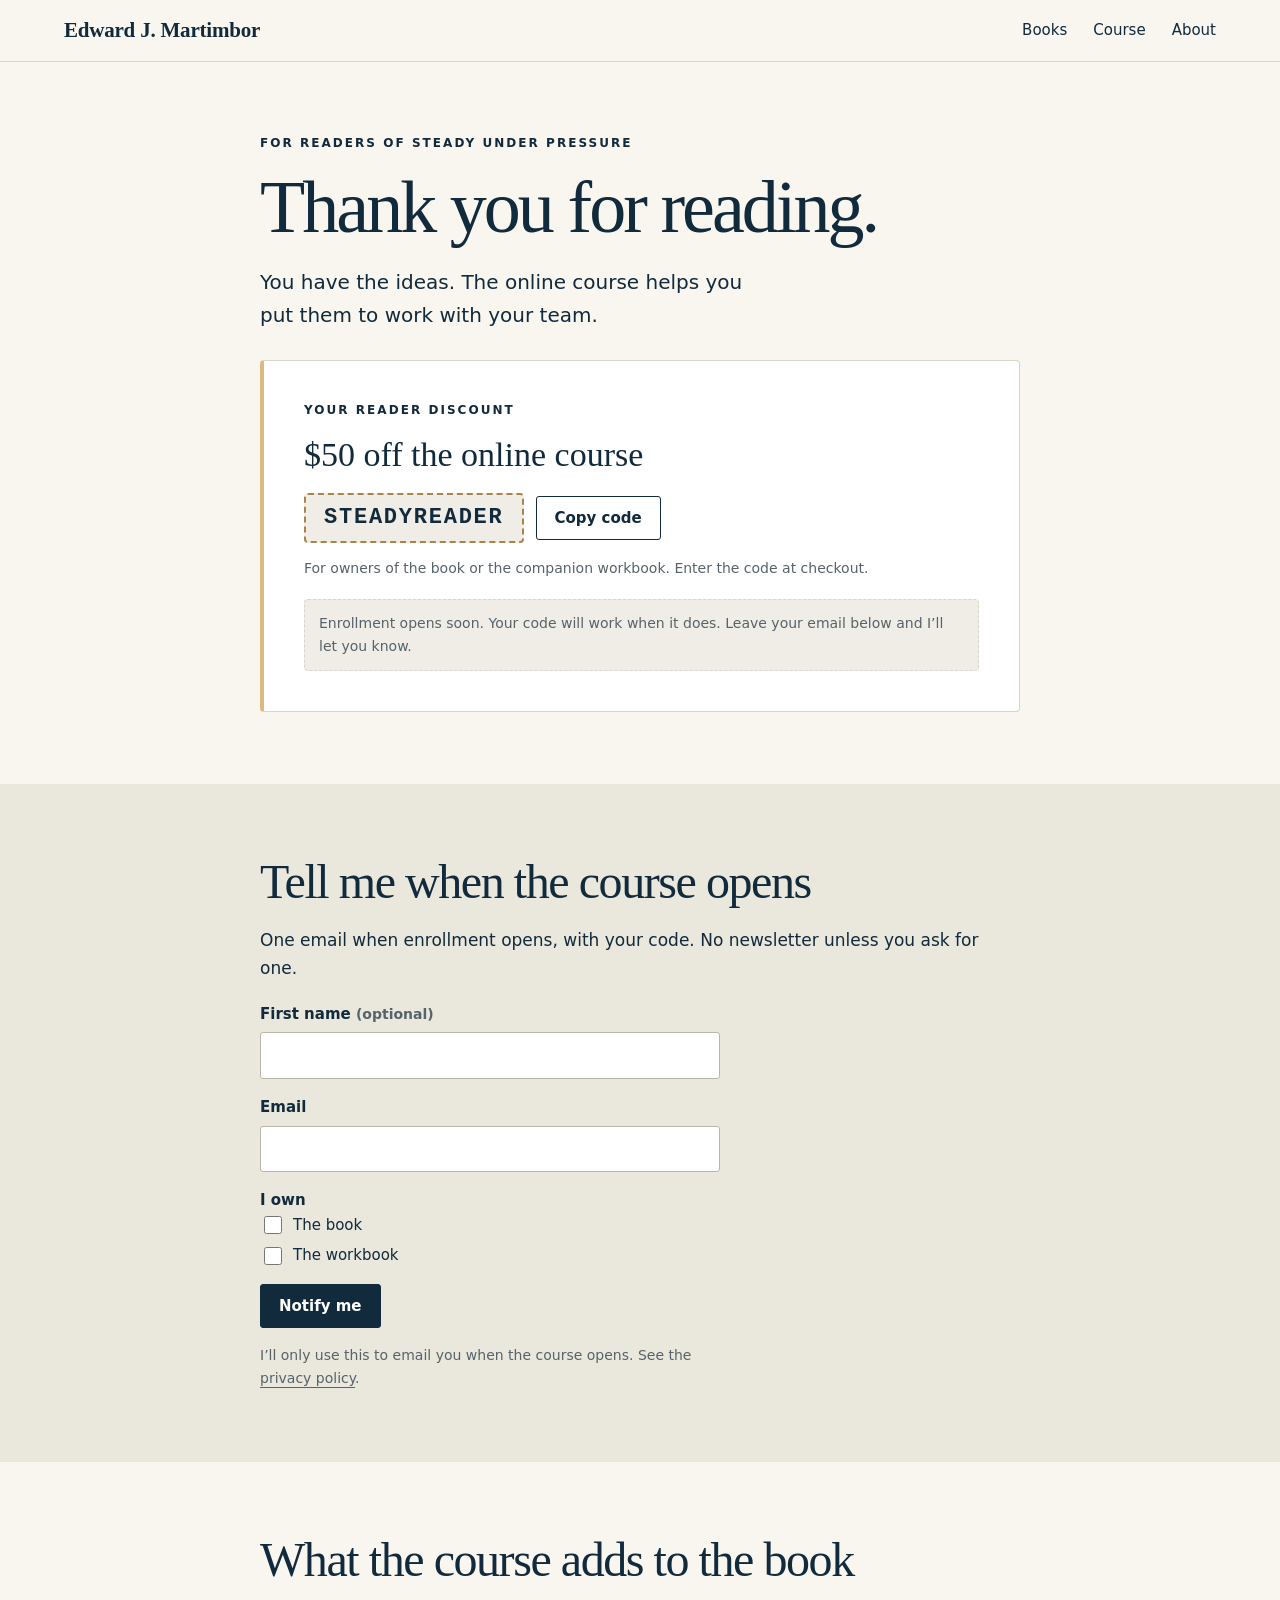
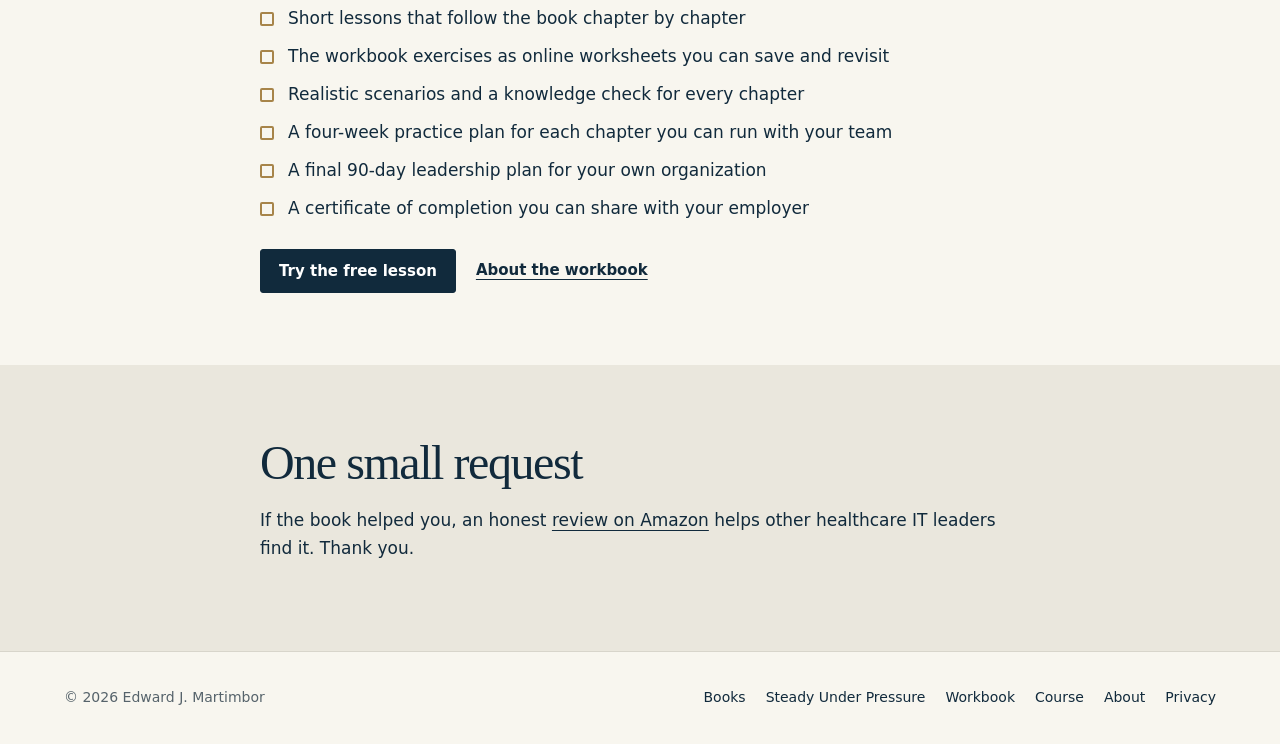
<file: readers/index.html>
<!doctype html>
<html lang="en" data-root="../">
<head>
<meta charset="utf-8">
<meta name="viewport" content="width=device-width, initial-scale=1">
<title>Reader Bonus | Edward J. Martimbor</title>
<meta name="description" content="A thank-you for readers of Steady Under Pressure: $50 off the online course.">
<link rel="canonical" href="https://edwardmartimbor.com/readers/">
<meta name="robots" content="noindex">
<meta property="og:type" content="website">
<meta property="og:site_name" content="Edward J. Martimbor">
<meta property="og:title" content="Reader Bonus | Edward J. Martimbor">
<meta property="og:description" content="A thank-you for readers of Steady Under Pressure: $50 off the online course.">
<meta property="og:url" content="https://edwardmartimbor.com/readers/">
<meta property="og:image" content="https://edwardmartimbor.com/assets/img/og-image.jpg">
<meta name="twitter:card" content="summary_large_image">
<meta name="theme-color" content="#112a3c">
<link rel="icon" href="../assets/img/favicon.svg" type="image/svg+xml">
<link rel="stylesheet" href="../assets/css/site.css">
<script src="../assets/js/config.js" defer></script>
<script src="../assets/js/site.js" defer></script>
</head>
<body>
<a class="skip" href="#main">Skip to content</a>
<header class="site-header">
  <div class="wrap nav">
    <a href="../" class="brand">Edward J. Martimbor</a>
    <button class="menu-toggle" type="button" aria-expanded="false" aria-controls="site-nav">Menu</button>
    <nav id="site-nav" class="site-nav" aria-label="Main"><ul><li><a href="../books/">Books</a></li><li><a href="../courses/steady-under-pressure/">Course</a></li><li><a href="../about/">About</a></li></ul></nav>
  </div>
</header>
<main id="main">

<section class="section narrow">
  <p class="kicker">For readers of Steady Under Pressure</p>
  <h1>Thank you for reading.</h1>
  <p class="lede">You have the ideas. The online course helps you put them to work with your team.</p>

  <div class="offer" aria-labelledby="offer-h">
    <p class="kicker" id="offer-h">Your reader discount</p>
    <p class="offer-amount">$50 off the online course</p>
    <div class="code-row">
      <code class="code" id="reader-code">STEADYREADER</code>
      <button class="button ghost" type="button" data-copy="reader-code">Copy code</button>
    </div>
    <p class="meta" data-copy-status aria-live="polite"></p>
    <p class="meta">For owners of the book or the companion workbook. Enter the code at checkout.</p>
    <div class="actions" data-enroll-open hidden>
      <a class="button gold" data-enroll hidden>Enroll in the course</a>
    </div>
    <p class="notice" data-enroll-pending>Enrollment opens soon. Your code will work when it does. Leave your email below and I’ll let you know.</p>
  </div>
</section>

<section class="section tint" data-enroll-pending><div class="narrow">
  <h2 id="notify-h">Tell me when the course opens</h2>
  <p>One email when enrollment opens, with your code. No newsletter unless you ask for one.</p>
  <form class="signup" name="course-waitlist" method="POST" action="../readers/thanks/" data-netlify="true" netlify-honeypot="company" aria-labelledby="notify-h">
    <input type="hidden" name="form-name" value="course-waitlist">
    <input type="hidden" name="source" value="readers-page">
    <p class="visually-hidden"><label>Leave this empty <input name="company" tabindex="-1" autocomplete="off"></label></p>
    <div class="field"><label for="w-name">First name <span class="meta">(optional)</span></label><input id="w-name" name="name" autocomplete="given-name"></div>
    <div class="field"><label for="w-email">Email</label><input id="w-email" name="email" type="email" required autocomplete="email"></div>
    <fieldset class="field"><legend>I own</legend>
      <label class="check"><input type="checkbox" name="owns" value="book"> The book</label>
      <label class="check"><input type="checkbox" name="owns" value="workbook"> The workbook</label>
    </fieldset>
    <button class="button" type="submit">Notify me</button>
    <p class="meta" style="margin:0">I’ll only use this to email you when the course opens. See the <a href="../privacy/">privacy policy</a>.</p>
  </form>
</div></section>

<section class="section narrow" aria-labelledby="inside-h">
  <h2 id="inside-h">What the course adds to the book</h2>
  <ul class="checklist">
    <li>Short lessons that follow the book chapter by chapter</li>
    <li>The workbook exercises as online worksheets you can save and revisit</li>
    <li>Realistic scenarios and a knowledge check for every chapter</li>
    <li>A four-week practice plan for each chapter you can run with your team</li>
    <li>A final 90-day leadership plan for your own organization</li>
    <li>A certificate of completion you can share with your employer</li>
  </ul>
  <div class="actions">
    <a class="button" href="../courses/steady-under-pressure/#sample-lesson">Try the free lesson</a>
    <a class="textlink" href="../books/steady-under-pressure-workbook/">About the workbook</a>
  </div>
</section>

<section class="section tint"><div class="narrow">
  <h2>One small request</h2>
  <p>If the book helped you, an honest <a href="https://www.amazon.com/review/create-review?asin=B0HRFJ1F2M" rel="noopener">review on Amazon</a> helps other healthcare IT leaders find it. Thank you.</p>
</div></section>

</main>
<footer class="site-footer">
  <div class="wrap foot">
    <p class="meta" style="margin:0">&copy; <span data-year>2026</span> Edward J. Martimbor</p>
    <ul>
      <li><a href="../books/">Books</a></li>
      <li><a href="../books/steady-under-pressure/">Steady Under Pressure</a></li>
      <li><a href="../books/steady-under-pressure-workbook/">Workbook</a></li>
      <li><a href="../courses/steady-under-pressure/">Course</a></li>
      <li><a href="../about/">About</a></li>
      <li><a href="../privacy/">Privacy</a></li>
    </ul>
  </div>
</footer>
</body>
</html>
</file>
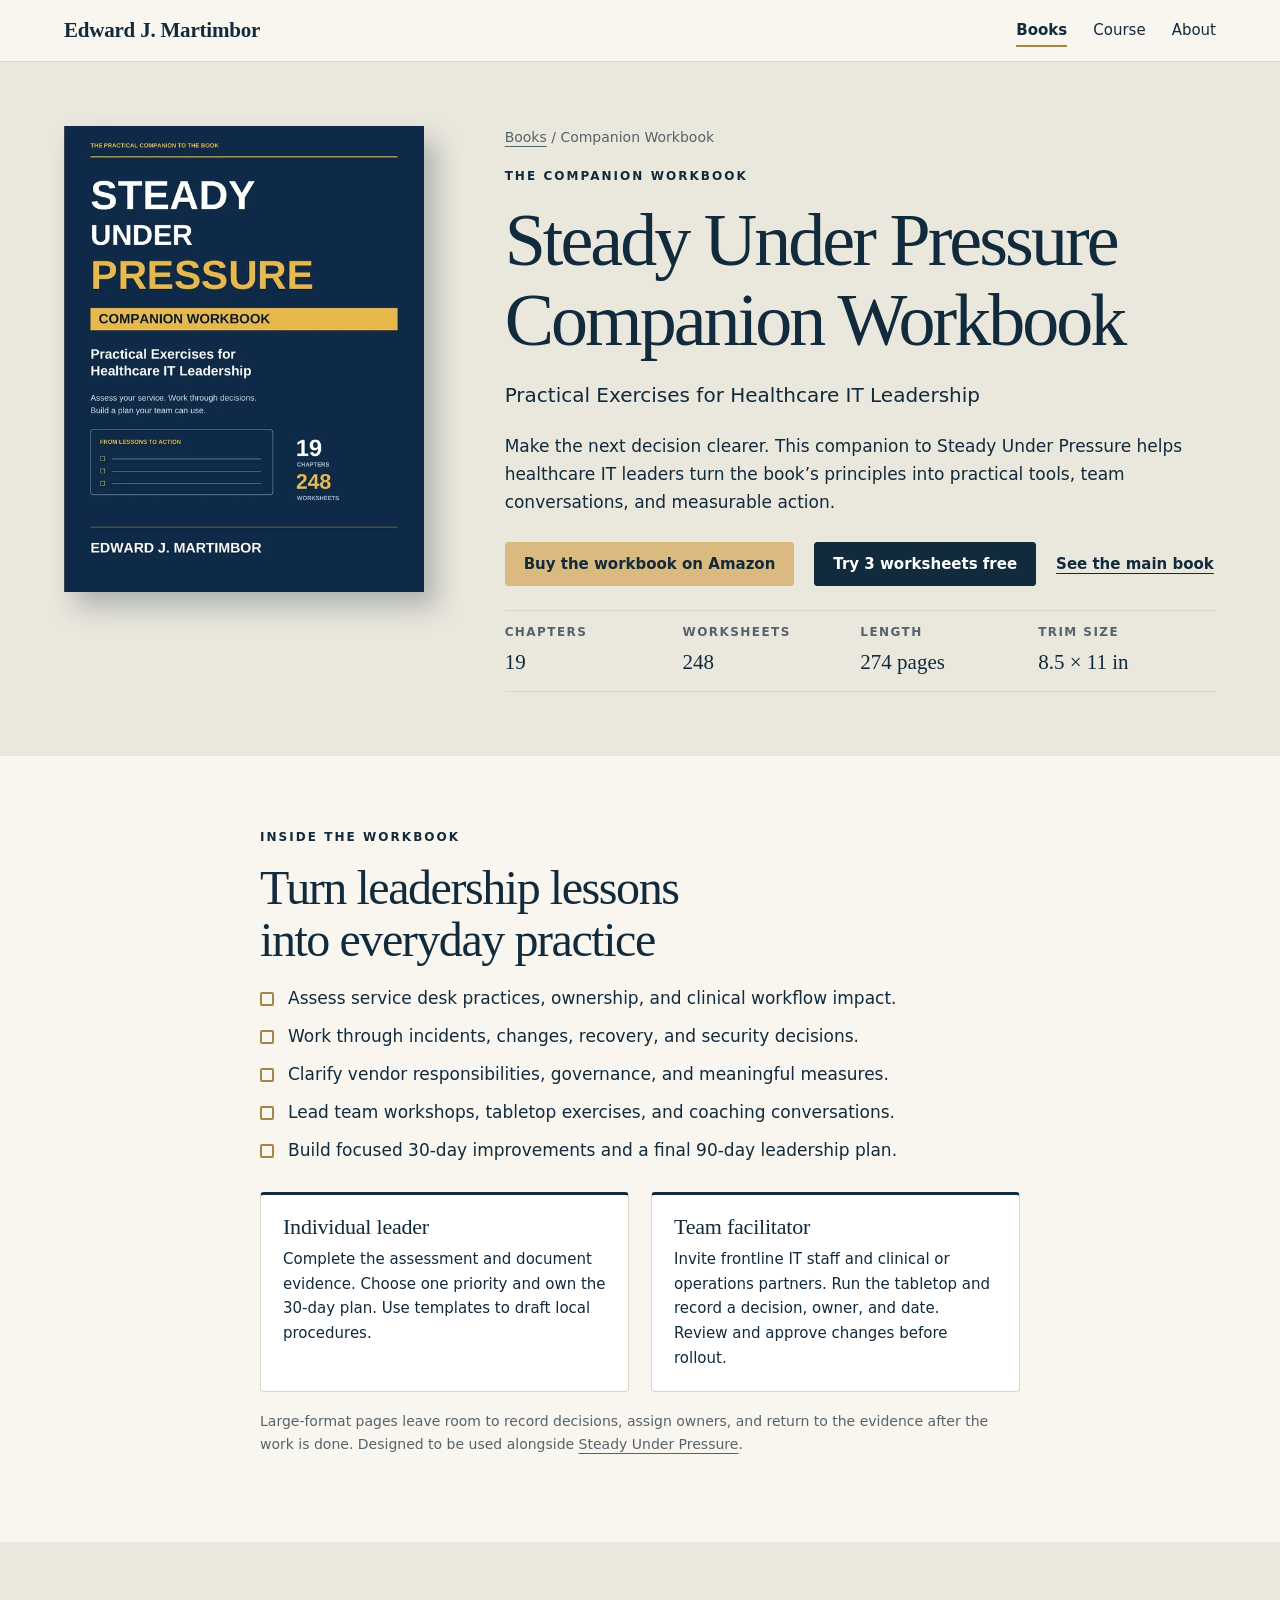
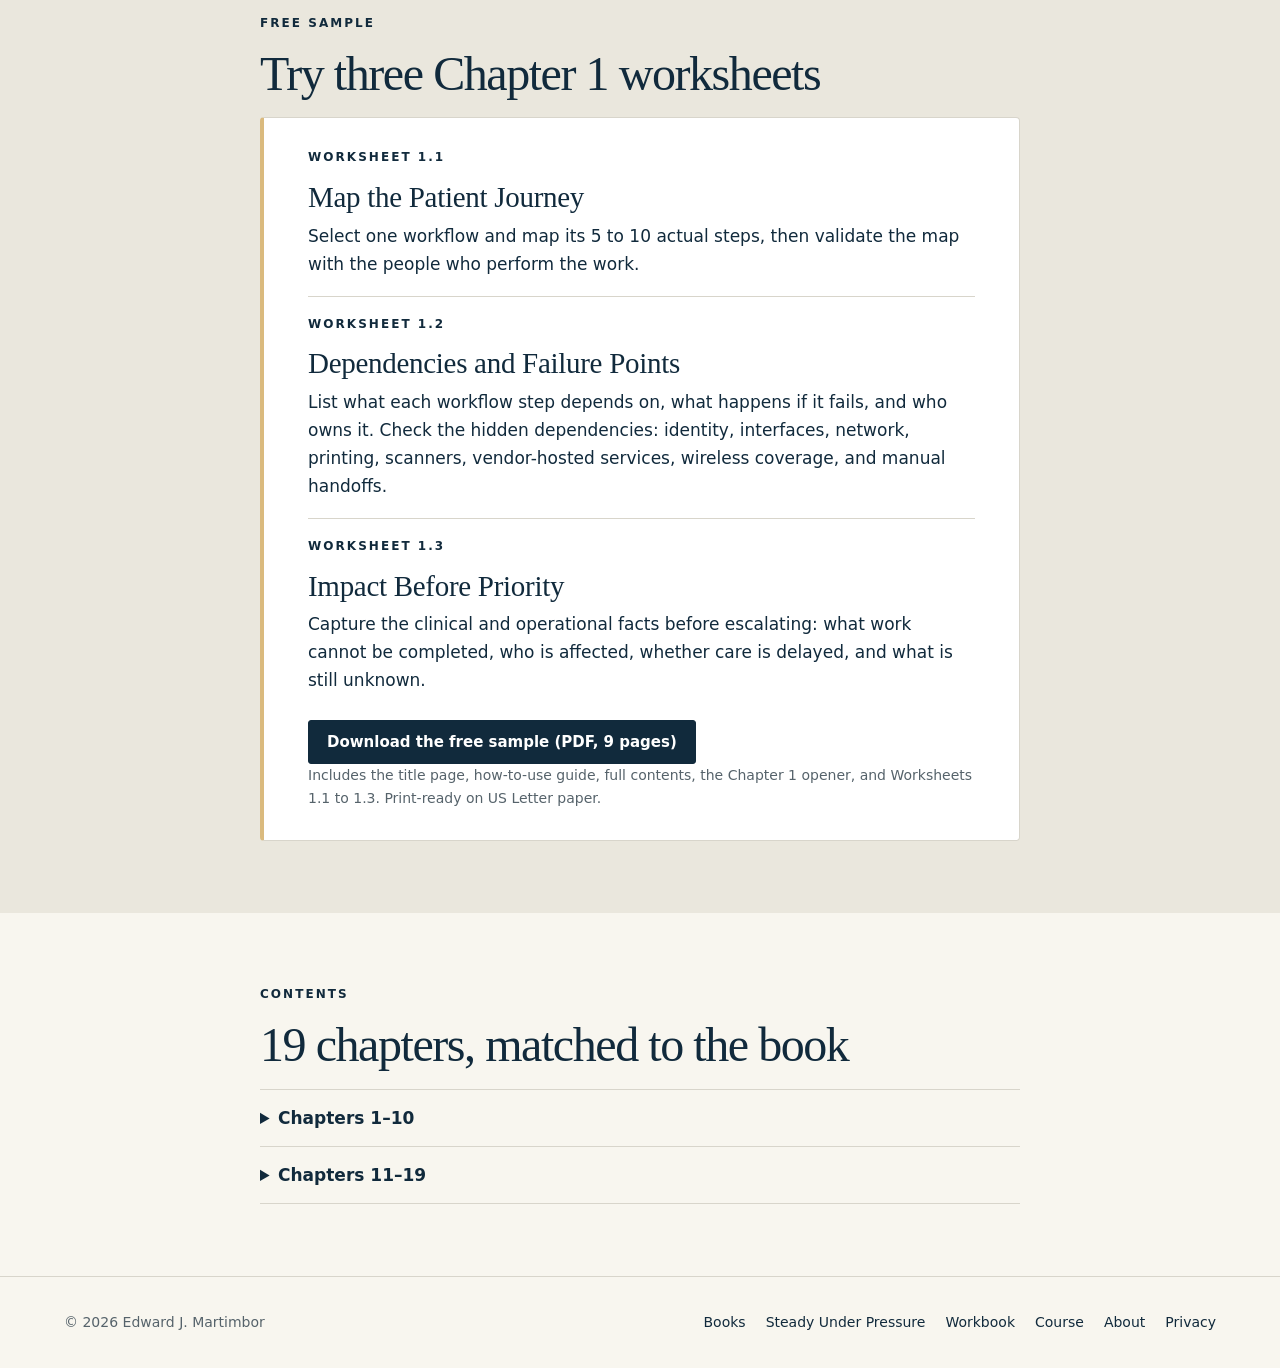
<file: books/steady-under-pressure-workbook/index.html>
<!doctype html>
<html lang="en" data-root="../../">
<head>
<meta charset="utf-8">
<meta name="viewport" content="width=device-width, initial-scale=1">
<title>Steady Under Pressure Companion Workbook | Edward J. Martimbor</title>
<meta name="description" content="Practical exercises for healthcare IT leadership: 19 chapters, 248 worksheets, 274 pages. Download three Chapter 1 worksheets free.">
<link rel="canonical" href="https://edwardmartimbor.com/books/steady-under-pressure-workbook/">
<meta property="og:type" content="website">
<meta property="og:site_name" content="Edward J. Martimbor">
<meta property="og:title" content="Steady Under Pressure Companion Workbook | Edward J. Martimbor">
<meta property="og:description" content="Practical exercises for healthcare IT leadership: 19 chapters, 248 worksheets, 274 pages. Download three Chapter 1 worksheets free.">
<meta property="og:url" content="https://edwardmartimbor.com/books/steady-under-pressure-workbook/">
<meta property="og:image" content="https://edwardmartimbor.com/assets/img/og-image.jpg">
<meta name="twitter:card" content="summary_large_image">
<meta name="theme-color" content="#112a3c">
<link rel="icon" href="../../assets/img/favicon.svg" type="image/svg+xml">
<link rel="stylesheet" href="../../assets/css/site.css">
<script src="../../assets/js/config.js" defer></script>
<script src="../../assets/js/site.js" defer></script>
<script type="application/ld+json">{"@context": "https://schema.org", "@type": "Book", "name": "Steady Under Pressure Companion Workbook", "alternateName": "Steady Under Pressure Companion Workbook: Practical Exercises for Healthcare IT Leadership", "author": {"@type": "Person", "name": "Edward J. Martimbor", "url": "https://edwardmartimbor.com/about/"}, "bookFormat": "https://schema.org/Paperback", "numberOfPages": 274, "isbn": "9798140770792", "image": "https://edwardmartimbor.com/assets/img/workbook-600.jpg", "url": "https://edwardmartimbor.com/books/steady-under-pressure-workbook/", "inLanguage": "en"}</script>
</head>
<body>
<a class="skip" href="#main">Skip to content</a>
<header class="site-header">
  <div class="wrap nav">
    <a href="../../" class="brand">Edward J. Martimbor</a>
    <button class="menu-toggle" type="button" aria-expanded="false" aria-controls="site-nav">Menu</button>
    <nav id="site-nav" class="site-nav" aria-label="Main"><ul><li><a href="../../books/" aria-current="page">Books</a></li><li><a href="../../courses/steady-under-pressure/">Course</a></li><li><a href="../../about/">About</a></li></ul></nav>
  </div>
</header>
<main id="main">

<section class="book-hero"><div class="wrap book-grid">
  <div class="book-cover"><picture><source type="image/webp" srcset="../../assets/img/workbook-300.webp 300w, ../../assets/img/workbook-600.webp 600w" sizes="(max-width: 860px) 280px, 360px"><img src="../../assets/img/workbook-600.jpg" srcset="../../assets/img/workbook-300.jpg 300w, ../../assets/img/workbook-600.jpg 600w" sizes="(max-width: 860px) 280px, 360px" width="600" height="777" alt="Steady Under Pressure Companion Workbook: Practical Exercises for Healthcare IT Leadership, by Edward J. Martimbor" fetchpriority="high" decoding="async"></picture></div>
  <div>
    <nav class="crumbs" aria-label="Breadcrumb"><a href="../../books/">Books</a> / Companion Workbook</nav>
    <p class="kicker">The companion workbook</p>
    <h1>Steady Under Pressure Companion Workbook</h1>
    <p class="lede">Practical Exercises for Healthcare IT Leadership</p>
    <p class="prose">Make the next decision clearer. This companion to Steady Under Pressure helps healthcare IT leaders turn the book’s principles into practical tools, team conversations, and measurable action.</p>
    <div class="actions">
      <a class="button gold" data-book="steady-under-pressure-workbook" data-store="amazon" hidden>Buy the workbook on Amazon</a>
      <a class="button" href="#sample">Try 3 worksheets free</a>
      <a class="textlink" href="../../books/steady-under-pressure/">See the main book</a>
    </div>
    <dl class="facts">
      <div><dt>Chapters</dt><dd>19</dd></div>
      <div><dt>Worksheets</dt><dd>248</dd></div>
      <div><dt>Length</dt><dd>274 pages</dd></div>
      <div><dt>Trim size</dt><dd>8.5 × 11 in</dd></div>
    </dl>
  </div>
</div></section>

<section class="section narrow" aria-labelledby="use">
  <p class="kicker">Inside the workbook</p>
  <h2 id="use">Turn leadership lessons into everyday practice</h2>
  <ul class="checklist">
    <li>Assess service desk practices, ownership, and clinical workflow impact.</li>
    <li>Work through incidents, changes, recovery, and security decisions.</li>
    <li>Clarify vendor responsibilities, governance, and meaningful measures.</li>
    <li>Lead team workshops, tabletop exercises, and coaching conversations.</li>
    <li>Build focused 30-day improvements and a final 90-day leadership plan.</li>
  </ul>
  <div class="grid two-ways">
    <article><h3>Individual leader</h3><p>Complete the assessment and document evidence. Choose one priority and own the 30-day plan. Use templates to draft local procedures.</p></article>
    <article><h3>Team facilitator</h3><p>Invite frontline IT staff and clinical or operations partners. Run the tabletop and record a decision, owner, and date. Review and approve changes before rollout.</p></article>
  </div>
  <p class="meta" style="margin-top:18px">Large-format pages leave room to record decisions, assign owners, and return to the evidence after the work is done. Designed to be used alongside <a href="../../books/steady-under-pressure/">Steady Under Pressure</a>.</p>
</section>

<section id="sample" class="section tint" aria-labelledby="sample-h"><div class="narrow">
  <p class="kicker">Free sample</p>
  <h2 id="sample-h">Try three Chapter 1 worksheets</h2>
  <div class="sample">
    <div class="exercise">
      <p class="kicker">Worksheet 1.1</p>
      <h3>Map the Patient Journey</h3>
      <p>Select one workflow and map its 5 to 10 actual steps, then validate the map with the people who perform the work.</p>
    </div>
    <div class="exercise">
      <p class="kicker">Worksheet 1.2</p>
      <h3>Dependencies and Failure Points</h3>
      <p>List what each workflow step depends on, what happens if it fails, and who owns it. Check the hidden dependencies: identity, interfaces, network, printing, scanners, vendor-hosted services, wireless coverage, and manual handoffs.</p>
    </div>
    <div class="exercise">
      <p class="kicker">Worksheet 1.3</p>
      <h3>Impact Before Priority</h3>
      <p>Capture the clinical and operational facts before escalating: what work cannot be completed, who is affected, whether care is delayed, and what is still unknown.</p>
    </div>
    <div class="actions" data-reveal-group hidden>
      <a class="button" data-sample="steady-under-pressure-workbook" hidden>Download the free sample (PDF, 9 pages)</a>
    </div>
    <p class="meta" style="margin-bottom:0">Includes the title page, how-to-use guide, full contents, the Chapter 1 opener, and Worksheets 1.1 to 1.3. Print-ready on US Letter paper.</p>
    <p class="notice" data-sample-pending="steady-under-pressure-workbook">The three-worksheet sample PDF will be available here soon.</p>
  </div>
</div></section>

<section class="section narrow" aria-labelledby="toc-h">
  <p class="kicker">Contents</p>
  <h2 id="toc-h">19 chapters, matched to the book</h2>
  <details><summary>Chapters 1–10</summary><ul class="toc"><li>1. Healthcare IT: When Technology Supports Patient Care</li><li>2. Understanding the Healthcare Technology Environment</li><li>3. Building a Service Desk That Clinicians Trust</li><li>4. Incident Management When Every Minute Matters</li><li>5. Major Incidents, Downtime, and Clinical Impact</li><li>6. Problem Management and Long-Term Stability</li><li>7. Change Management Without Disrupting Care</li><li>8. Service Catalogs, SLAs, and Accountability</li><li>9. Email Security, Cyber Threats, and Protecting Patient Information</li><li>10. When Disaster Strikes: Preparedness, Backups, and Recovery</li></ul></details><details><summary>Chapters 11–19</summary><ul class="toc"><li>11. Technology as a Force Multiplier: Working Smarter in Healthcare IT</li><li>12. Artificial Intelligence in Healthcare IT</li><li>13. Building and Leading High-Performing IT Teams</li><li>14. Measuring What Matters in Healthcare IT</li><li>15. Governance, Compliance, and Risk Management</li><li>16. Managing Vendors, Budgets, and Limited Resources</li><li>17. Preventing Burnout and Developing Resilient Teams</li><li>18. Building a Culture of Continuous Improvement</li><li>19. Thirty Years of Lessons in Healthcare IT Leadership</li></ul></details>
</section>

</main>
<footer class="site-footer">
  <div class="wrap foot">
    <p class="meta" style="margin:0">&copy; <span data-year>2026</span> Edward J. Martimbor</p>
    <ul>
      <li><a href="../../books/">Books</a></li>
      <li><a href="../../books/steady-under-pressure/">Steady Under Pressure</a></li>
      <li><a href="../../books/steady-under-pressure-workbook/">Workbook</a></li>
      <li><a href="../../courses/steady-under-pressure/">Course</a></li>
      <li><a href="../../about/">About</a></li>
      <li><a href="../../privacy/">Privacy</a></li>
    </ul>
  </div>
</footer>
</body>
</html>
</file>
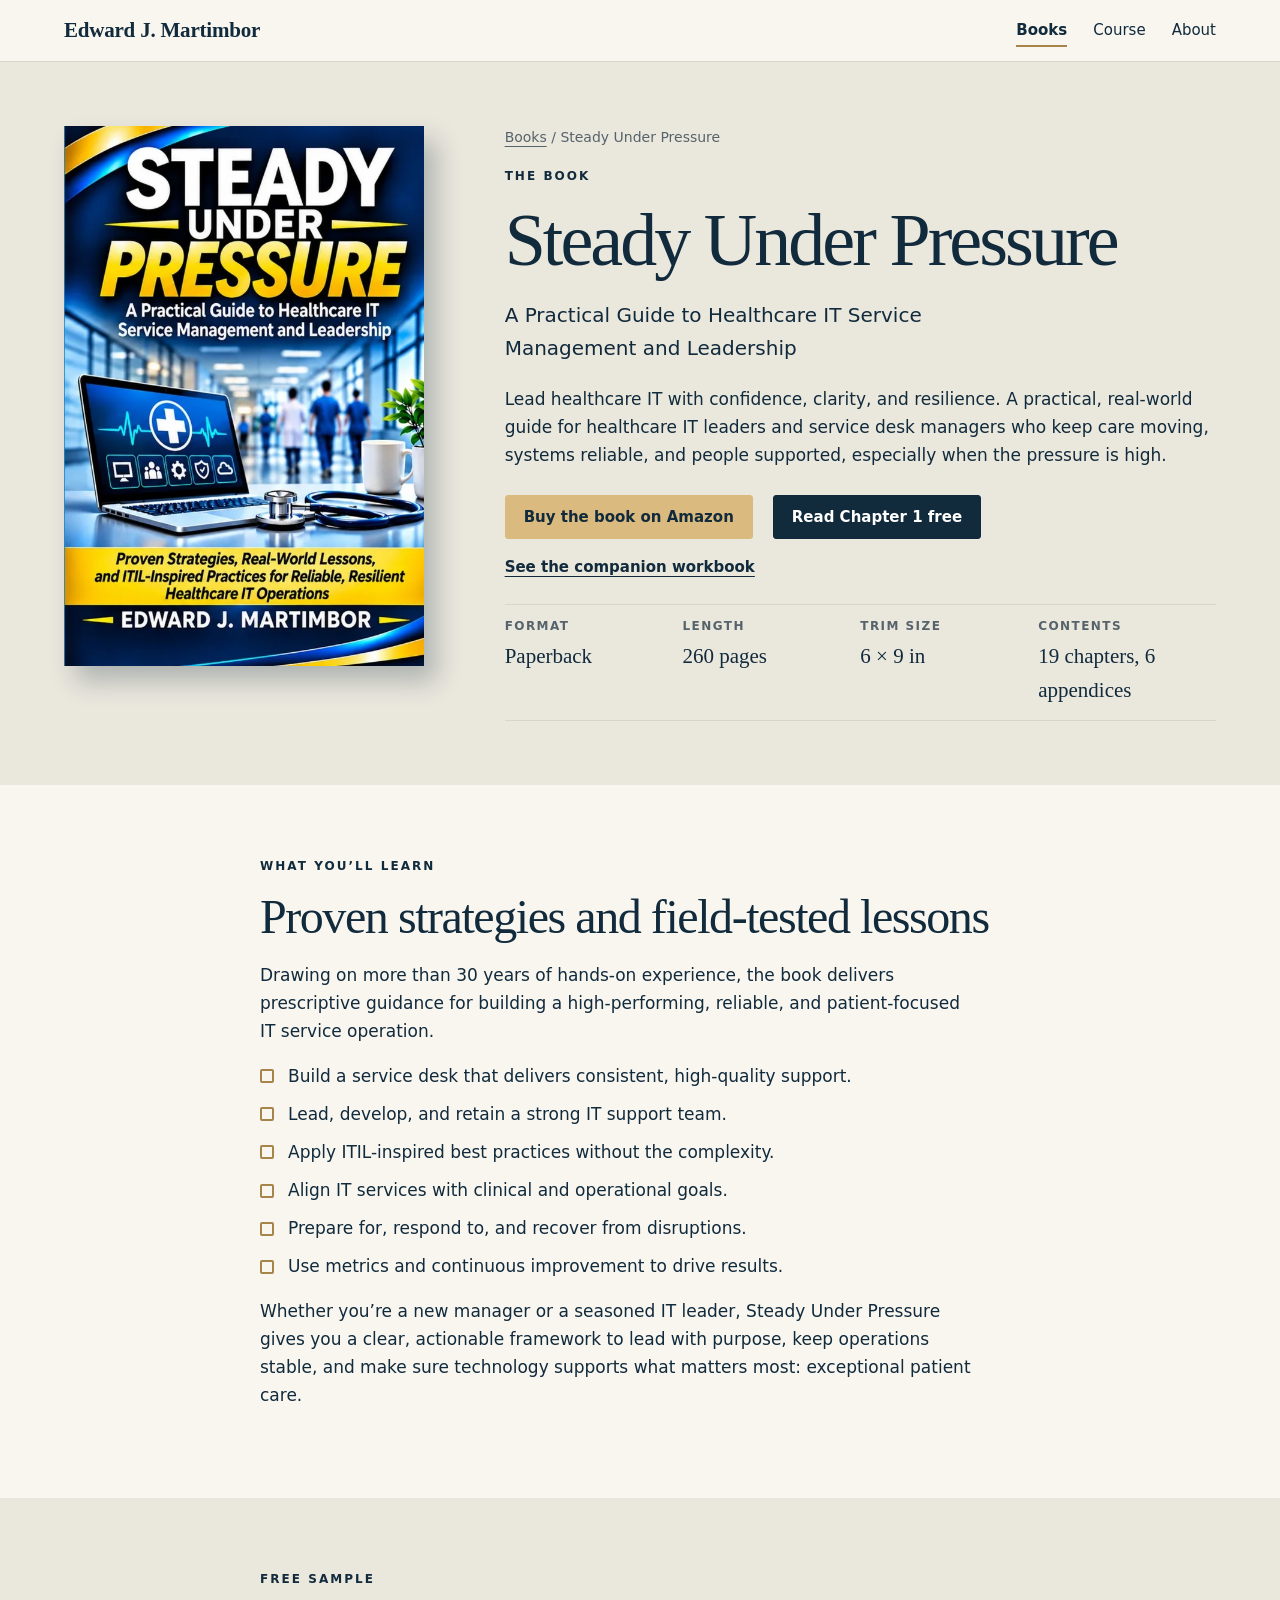
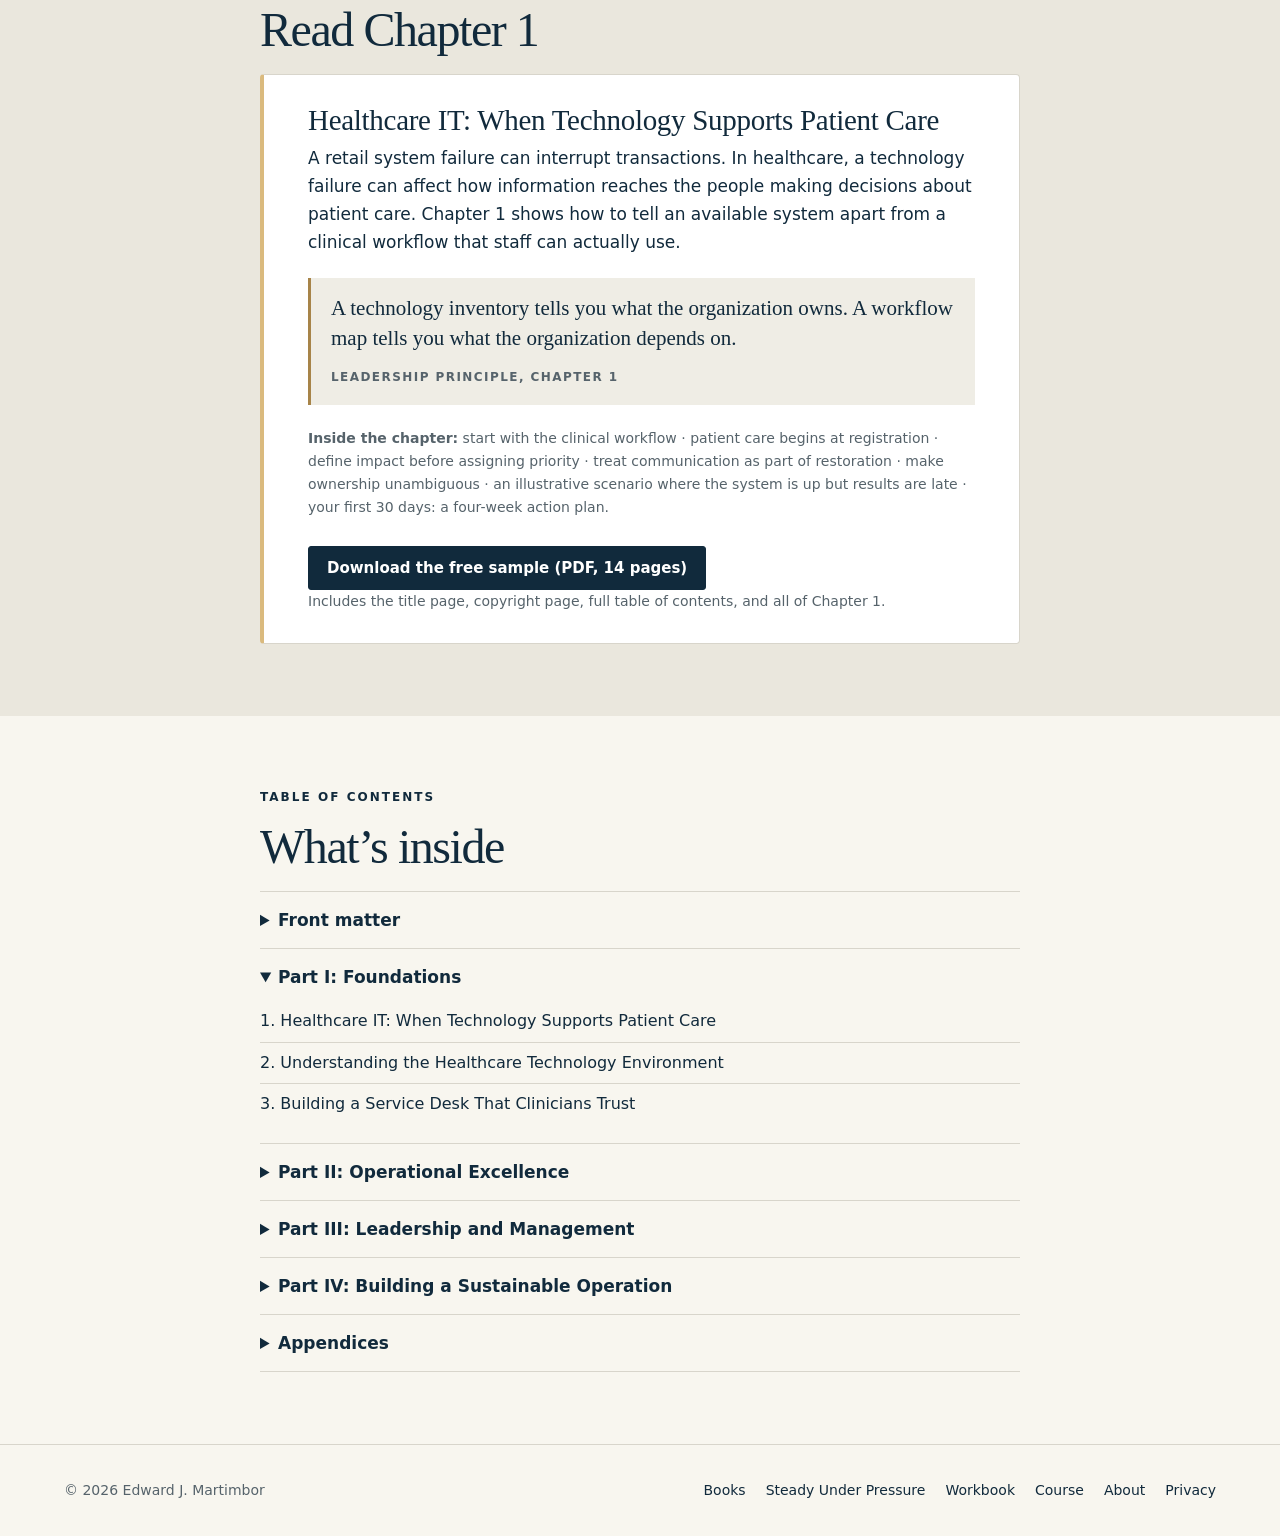
<file: books/steady-under-pressure/index.html>
<!doctype html>
<html lang="en" data-root="../../">
<head>
<meta charset="utf-8">
<meta name="viewport" content="width=device-width, initial-scale=1">
<title>Steady Under Pressure | Edward J. Martimbor</title>
<meta name="description" content="A practical guide to healthcare IT service management and leadership by Edward J. Martimbor. Paperback, 260 pages. Read Chapter 1 free.">
<link rel="canonical" href="https://edwardmartimbor.com/books/steady-under-pressure/">
<meta property="og:type" content="website">
<meta property="og:site_name" content="Edward J. Martimbor">
<meta property="og:title" content="Steady Under Pressure | Edward J. Martimbor">
<meta property="og:description" content="A practical guide to healthcare IT service management and leadership by Edward J. Martimbor. Paperback, 260 pages. Read Chapter 1 free.">
<meta property="og:url" content="https://edwardmartimbor.com/books/steady-under-pressure/">
<meta property="og:image" content="https://edwardmartimbor.com/assets/img/og-image.jpg">
<meta name="twitter:card" content="summary_large_image">
<meta name="theme-color" content="#112a3c">
<link rel="icon" href="../../assets/img/favicon.svg" type="image/svg+xml">
<link rel="stylesheet" href="../../assets/css/site.css">
<script src="../../assets/js/config.js" defer></script>
<script src="../../assets/js/site.js" defer></script>
<script type="application/ld+json">{"@context": "https://schema.org", "@type": "Book", "name": "Steady Under Pressure", "alternateName": "Steady Under Pressure: A Practical Guide to Healthcare IT Service Management and Leadership", "author": {"@type": "Person", "name": "Edward J. Martimbor", "url": "https://edwardmartimbor.com/about/"}, "bookFormat": "https://schema.org/Paperback", "numberOfPages": 260, "isbn": "9798140711603", "image": "https://edwardmartimbor.com/assets/img/book-600.jpg", "url": "https://edwardmartimbor.com/books/steady-under-pressure/", "inLanguage": "en"}</script>
</head>
<body>
<a class="skip" href="#main">Skip to content</a>
<header class="site-header">
  <div class="wrap nav">
    <a href="../../" class="brand">Edward J. Martimbor</a>
    <button class="menu-toggle" type="button" aria-expanded="false" aria-controls="site-nav">Menu</button>
    <nav id="site-nav" class="site-nav" aria-label="Main"><ul><li><a href="../../books/" aria-current="page">Books</a></li><li><a href="../../courses/steady-under-pressure/">Course</a></li><li><a href="../../about/">About</a></li></ul></nav>
  </div>
</header>
<main id="main">

<section class="book-hero"><div class="wrap book-grid">
  <div class="book-cover"><picture><source type="image/webp" srcset="../../assets/img/book-300.webp 300w, ../../assets/img/book-600.webp 600w" sizes="(max-width: 860px) 280px, 360px"><img src="../../assets/img/book-600.jpg" srcset="../../assets/img/book-300.jpg 300w, ../../assets/img/book-600.jpg 600w" sizes="(max-width: 860px) 280px, 360px" width="600" height="899" alt="Steady Under Pressure: A Practical Guide to Healthcare IT Service Management and Leadership, by Edward J. Martimbor" fetchpriority="high" decoding="async"></picture></div>
  <div>
    <nav class="crumbs" aria-label="Breadcrumb"><a href="../../books/">Books</a> / Steady Under Pressure</nav>
    <p class="kicker">The book</p>
    <h1>Steady Under Pressure</h1>
    <p class="lede">A Practical Guide to Healthcare IT Service Management and Leadership</p>
    <p class="prose">Lead healthcare IT with confidence, clarity, and resilience. A practical, real-world guide for healthcare IT leaders and service desk managers who keep care moving, systems reliable, and people supported, especially when the pressure is high.</p>
    <div class="actions">
      <a class="button gold" data-book="steady-under-pressure" data-store="amazon" hidden>Buy the book on Amazon</a>
      <a class="button" href="#sample">Read Chapter 1 free</a>
      <a class="textlink" href="../../books/steady-under-pressure-workbook/">See the companion workbook</a>
    </div>
    <dl class="facts">
      <div><dt>Format</dt><dd>Paperback</dd></div>
      <div><dt>Length</dt><dd>260 pages</dd></div>
      <div><dt>Trim size</dt><dd>6 × 9 in</dd></div>
      <div><dt>Contents</dt><dd>19 chapters, 6 appendices</dd></div>
    </dl>
  </div>
</div></section>

<section class="section narrow" aria-labelledby="inside">
  <p class="kicker">What you’ll learn</p>
  <h2 id="inside">Proven strategies and field-tested lessons</h2>
  <p class="prose">Drawing on more than 30 years of hands-on experience, the book delivers prescriptive guidance for building a high-performing, reliable, and patient-focused IT service operation.</p>
  <ul class="checklist">
    <li>Build a service desk that delivers consistent, high-quality support.</li>
    <li>Lead, develop, and retain a strong IT support team.</li>
    <li>Apply ITIL-inspired best practices without the complexity.</li>
    <li>Align IT services with clinical and operational goals.</li>
    <li>Prepare for, respond to, and recover from disruptions.</li>
    <li>Use metrics and continuous improvement to drive results.</li>
  </ul>
  <p class="prose">Whether you’re a new manager or a seasoned IT leader, Steady Under Pressure gives you a clear, actionable framework to lead with purpose, keep operations stable, and make sure technology supports what matters most: exceptional patient care.</p>
</section>

<section id="sample" class="section tint" aria-labelledby="sample-h"><div class="narrow">
  <p class="kicker">Free sample</p>
  <h2 id="sample-h">Read Chapter 1</h2>
  <div class="sample">
    <h3>Healthcare IT: When Technology Supports Patient Care</h3>
    <p>A retail system failure can interrupt transactions. In healthcare, a technology failure can affect how information reaches the people making decisions about patient care. Chapter 1 shows how to tell an available system apart from a clinical workflow that staff can actually use.</p>
    <blockquote class="principle"><p>A technology inventory tells you what the organization owns. A workflow map tells you what the organization depends on.</p><cite>Leadership principle, Chapter 1</cite></blockquote>
    <p class="meta"><strong>Inside the chapter:</strong> start with the clinical workflow · patient care begins at registration · define impact before assigning priority · treat communication as part of restoration · make ownership unambiguous · an illustrative scenario where the system is up but results are late · your first 30 days: a four-week action plan.</p>
    <div class="actions" data-reveal-group hidden>
      <a class="button" data-sample="steady-under-pressure" hidden>Download the free sample (PDF, 14 pages)</a>
    </div>
    <p class="meta" style="margin-bottom:0">Includes the title page, copyright page, full table of contents, and all of Chapter 1.</p>
    <p class="notice" data-sample-pending="steady-under-pressure">The Chapter 1 sample PDF will be available here soon.</p>
  </div>
</div></section>

<section class="section narrow" aria-labelledby="toc-h">
  <p class="kicker">Table of contents</p>
  <h2 id="toc-h">What’s inside</h2>
  <details><summary>Front matter</summary><ul class="toc"><li>Dedication</li><li>Author's Note</li><li>Preface</li><li>Introduction: The Work Behind the Screen</li></ul></details><details open><summary>Part I: Foundations</summary><ul class="toc"><li>1. Healthcare IT: When Technology Supports Patient Care</li><li>2. Understanding the Healthcare Technology Environment</li><li>3. Building a Service Desk That Clinicians Trust</li></ul></details><details><summary>Part II: Operational Excellence</summary><ul class="toc"><li>4. Incident Management When Every Minute Matters</li><li>5. Major Incidents, Downtime, and Clinical Impact</li><li>6. Problem Management and Long-Term Stability</li><li>7. Change Management Without Disrupting Care</li><li>8. Service Catalogs, SLAs, and Accountability</li><li>9. Email Security, Cyber Threats, and Protecting Patient Information</li><li>10. When Disaster Strikes: Preparedness, Backups, and Recovery</li><li>11. Technology as a Force Multiplier</li><li>12. Artificial Intelligence in Healthcare IT</li></ul></details><details><summary>Part III: Leadership and Management</summary><ul class="toc"><li>13. Building and Leading High-Performing IT Teams</li><li>14. Measuring What Matters in Healthcare IT</li><li>15. Governance, Compliance, and Risk Management</li><li>16. Managing Vendors, Budgets, and Limited Resources</li></ul></details><details><summary>Part IV: Building a Sustainable Operation</summary><ul class="toc"><li>17. Preventing Burnout and Developing Resilient Teams</li><li>18. Building a Culture of Continuous Improvement</li><li>19. Thirty Years of Lessons in Healthcare IT Leadership</li></ul></details><details><summary>Appendices</summary><ul class="toc"><li>A. Service Desk Management Checklists</li><li>B. Major Incident Response Playbook</li><li>C. Change Management and Risk Assessment Templates</li><li>D. Healthcare IT Performance Metrics</li><li>E. 90-Day IT Service Management Improvement Plan</li><li>F. Plain-Language Healthcare IT Glossary</li></ul></details>
</section>

</main>
<footer class="site-footer">
  <div class="wrap foot">
    <p class="meta" style="margin:0">&copy; <span data-year>2026</span> Edward J. Martimbor</p>
    <ul>
      <li><a href="../../books/">Books</a></li>
      <li><a href="../../books/steady-under-pressure/">Steady Under Pressure</a></li>
      <li><a href="../../books/steady-under-pressure-workbook/">Workbook</a></li>
      <li><a href="../../courses/steady-under-pressure/">Course</a></li>
      <li><a href="../../about/">About</a></li>
      <li><a href="../../privacy/">Privacy</a></li>
    </ul>
  </div>
</footer>
</body>
</html>
</file>
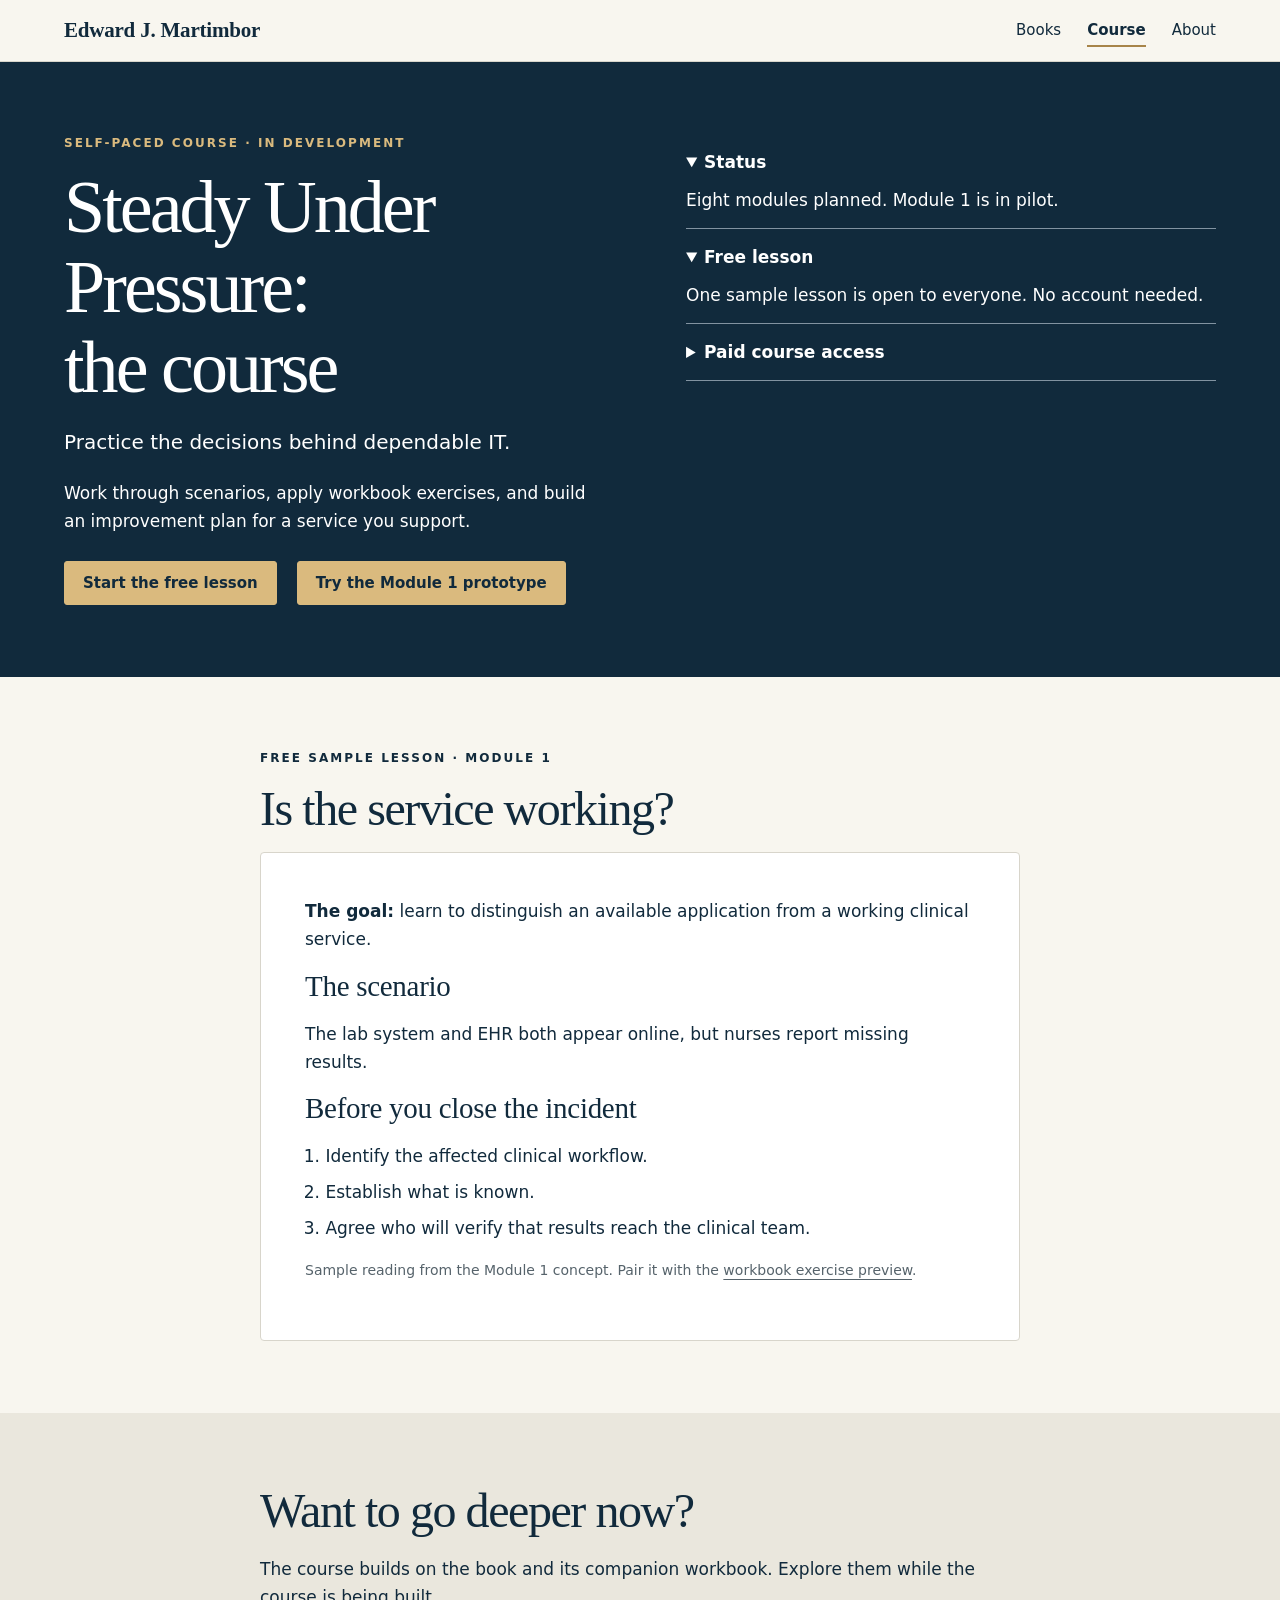
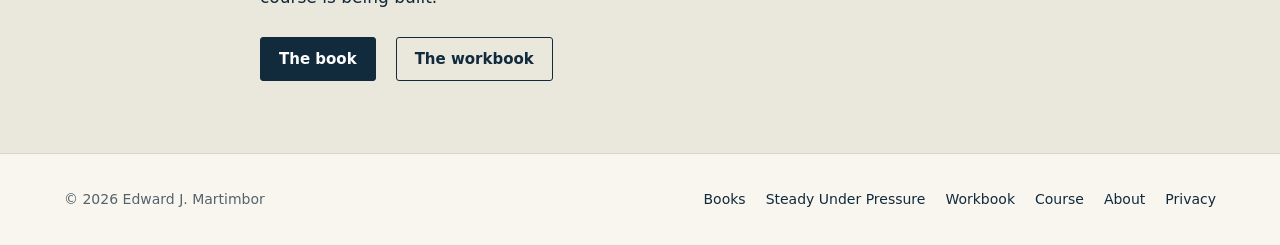
<file: courses/steady-under-pressure/index.html>
<!doctype html>
<html lang="en" data-root="../../">
<head>
<meta charset="utf-8">
<meta name="viewport" content="width=device-width, initial-scale=1">
<title>Steady Under Pressure Course | Edward J. Martimbor</title>
<meta name="description" content="A self-paced healthcare IT leadership course in development. Try the free sample lesson: Is the service working?">
<link rel="canonical" href="https://edwardmartimbor.com/courses/steady-under-pressure/">
<meta property="og:type" content="website">
<meta property="og:site_name" content="Edward J. Martimbor">
<meta property="og:title" content="Steady Under Pressure Course | Edward J. Martimbor">
<meta property="og:description" content="A self-paced healthcare IT leadership course in development. Try the free sample lesson: Is the service working?">
<meta property="og:url" content="https://edwardmartimbor.com/courses/steady-under-pressure/">
<meta property="og:image" content="https://edwardmartimbor.com/assets/img/og-image.jpg">
<meta name="twitter:card" content="summary_large_image">
<meta name="theme-color" content="#112a3c">
<link rel="icon" href="../../assets/img/favicon.svg" type="image/svg+xml">
<link rel="stylesheet" href="../../assets/css/site.css">
<script src="../../assets/js/config.js" defer></script>
<script src="../../assets/js/site.js" defer></script>
</head>
<body>
<a class="skip" href="#main">Skip to content</a>
<header class="site-header">
  <div class="wrap nav">
    <a href="../../" class="brand">Edward J. Martimbor</a>
    <button class="menu-toggle" type="button" aria-expanded="false" aria-controls="site-nav">Menu</button>
    <nav id="site-nav" class="site-nav" aria-label="Main"><ul><li><a href="../../books/">Books</a></li><li><a href="../../courses/steady-under-pressure/" aria-current="page">Course</a></li><li><a href="../../about/">About</a></li></ul></nav>
  </div>
</header>
<main id="main">

<section class="section course"><div class="wrap course-grid">
  <div>
    <p class="kicker">Self-paced course · in development</p>
    <h1>Steady Under Pressure: the course</h1>
    <p class="lede">Practice the decisions behind dependable IT.</p>
    <p>Work through scenarios, apply workbook exercises, and build an improvement plan for a service you support.</p>
    <div class="actions">
      <a class="button gold" href="#sample-lesson">Start the free lesson</a>
      <a class="button gold" href="learn/">Try the Module 1 prototype</a>
      <a class="button gold" data-enroll hidden>Enroll</a>
    </div>
  </div>
  <div>
    <h2 class="visually-hidden">Course status</h2>
    <details open><summary>Status</summary><p>Eight modules planned. Module 1 is in pilot.</p></details>
    <details open><summary>Free lesson</summary><p>One sample lesson is open to everyone. No account needed.</p></details>
    <details><summary>Paid course access</summary><p>Full lessons, exercises, and knowledge checks. Enrollment and pricing are pending.</p></details>
  </div>
</div></section>

<section id="sample-lesson" class="section narrow" aria-labelledby="lesson-h">
  <p class="kicker">Free sample lesson · Module 1</p>
  <h2 id="lesson-h">Is the service working?</h2>
  <div class="lesson">
    <p><strong>The goal:</strong> learn to distinguish an available application from a working clinical service.</p>
    <h3>The scenario</h3>
    <p>The lab system and EHR both appear online, but nurses report missing results.</p>
    <h3>Before you close the incident</h3>
    <ol>
      <li>Identify the affected clinical workflow.</li>
      <li>Establish what is known.</li>
      <li>Agree who will verify that results reach the clinical team.</li>
    </ol>
    <p class="meta">Sample reading from the Module 1 concept. Pair it with the <a href="../../books/steady-under-pressure-workbook/#sample">workbook exercise preview</a>.</p>
  </div>
</section>

<section class="section tint"><div class="narrow">
  <h2>Want to go deeper now?</h2>
  <p>The course builds on the book and its companion workbook. Explore them while the course is being built.</p>
  <div class="actions">
    <a class="button" href="../../books/steady-under-pressure/">The book</a>
    <a class="button ghost" href="../../books/steady-under-pressure-workbook/">The workbook</a>
  </div>
</div></section>

</main>
<footer class="site-footer">
  <div class="wrap foot">
    <p class="meta" style="margin:0">&copy; <span data-year>2026</span> Edward J. Martimbor</p>
    <ul>
      <li><a href="../../books/">Books</a></li>
      <li><a href="../../books/steady-under-pressure/">Steady Under Pressure</a></li>
      <li><a href="../../books/steady-under-pressure-workbook/">Workbook</a></li>
      <li><a href="../../courses/steady-under-pressure/">Course</a></li>
      <li><a href="../../about/">About</a></li>
      <li><a href="../../privacy/">Privacy</a></li>
    </ul>
  </div>
</footer>
</body>
</html>
</file>
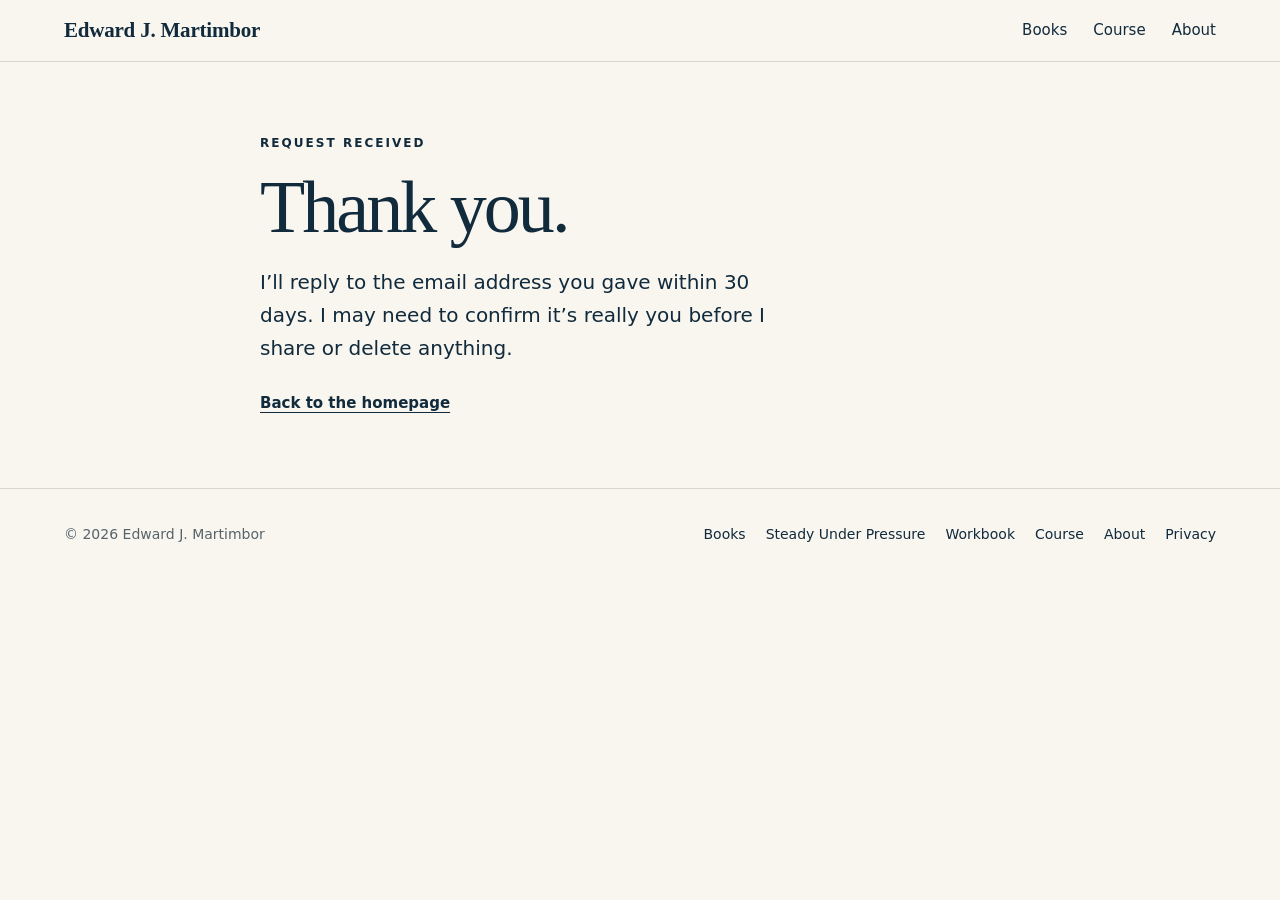
<file: privacy/received/index.html>
<!doctype html>
<html lang="en" data-root="../../">
<head>
<meta charset="utf-8">
<meta name="viewport" content="width=device-width, initial-scale=1">
<title>Request received | Edward J. Martimbor</title>
<meta name="description" content="Privacy request received.">
<meta name="robots" content="noindex">
<meta property="og:type" content="website">
<meta property="og:site_name" content="Edward J. Martimbor">
<meta property="og:title" content="Request received | Edward J. Martimbor">
<meta property="og:description" content="Privacy request received.">
<meta property="og:url" content="https://edwardmartimbor.com/privacy/received/">
<meta property="og:image" content="https://edwardmartimbor.com/assets/img/og-image.jpg">
<meta name="twitter:card" content="summary_large_image">
<meta name="theme-color" content="#112a3c">
<link rel="icon" href="../../assets/img/favicon.svg" type="image/svg+xml">
<link rel="stylesheet" href="../../assets/css/site.css">
<script src="../../assets/js/config.js" defer></script>
<script src="../../assets/js/site.js" defer></script>
</head>
<body>
<a class="skip" href="#main">Skip to content</a>
<header class="site-header">
  <div class="wrap nav">
    <a href="../../" class="brand">Edward J. Martimbor</a>
    <button class="menu-toggle" type="button" aria-expanded="false" aria-controls="site-nav">Menu</button>
    <nav id="site-nav" class="site-nav" aria-label="Main"><ul><li><a href="../../books/">Books</a></li><li><a href="../../courses/steady-under-pressure/">Course</a></li><li><a href="../../about/">About</a></li></ul></nav>
  </div>
</header>
<main id="main">

<section class="section narrow">
  <p class="kicker">Request received</p>
  <h1>Thank you.</h1>
  <p class="lede">I’ll reply to the email address you gave within 30 days. I may need to confirm it’s really you before I share or delete anything.</p>
  <div class="actions"><a class="textlink" href="../../">Back to the homepage</a></div>
</section>

</main>
<footer class="site-footer">
  <div class="wrap foot">
    <p class="meta" style="margin:0">&copy; <span data-year>2026</span> Edward J. Martimbor</p>
    <ul>
      <li><a href="../../books/">Books</a></li>
      <li><a href="../../books/steady-under-pressure/">Steady Under Pressure</a></li>
      <li><a href="../../books/steady-under-pressure-workbook/">Workbook</a></li>
      <li><a href="../../courses/steady-under-pressure/">Course</a></li>
      <li><a href="../../about/">About</a></li>
      <li><a href="../../privacy/">Privacy</a></li>
    </ul>
  </div>
</footer>
</body>
</html>
</file>
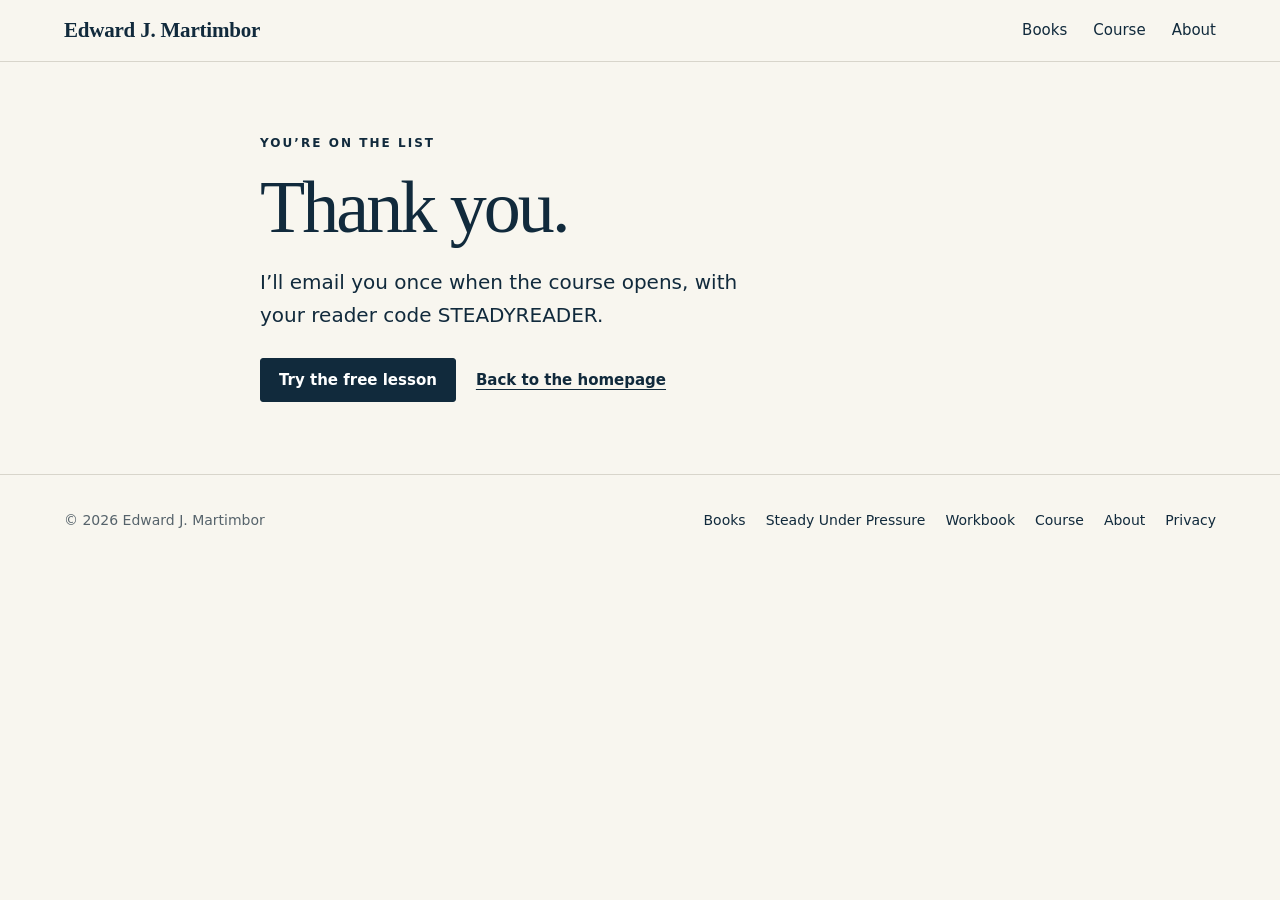
<file: readers/thanks/index.html>
<!doctype html>
<html lang="en" data-root="../../">
<head>
<meta charset="utf-8">
<meta name="viewport" content="width=device-width, initial-scale=1">
<title>Thank you | Edward J. Martimbor</title>
<meta name="description" content="You're on the course list.">
<link rel="canonical" href="https://edwardmartimbor.com/readers/thanks/">
<meta name="robots" content="noindex">
<meta property="og:type" content="website">
<meta property="og:site_name" content="Edward J. Martimbor">
<meta property="og:title" content="Thank you | Edward J. Martimbor">
<meta property="og:description" content="You're on the course list.">
<meta property="og:url" content="https://edwardmartimbor.com/readers/thanks/">
<meta property="og:image" content="https://edwardmartimbor.com/assets/img/og-image.jpg">
<meta name="twitter:card" content="summary_large_image">
<meta name="theme-color" content="#112a3c">
<link rel="icon" href="../../assets/img/favicon.svg" type="image/svg+xml">
<link rel="stylesheet" href="../../assets/css/site.css">
<script src="../../assets/js/config.js" defer></script>
<script src="../../assets/js/site.js" defer></script>
</head>
<body>
<a class="skip" href="#main">Skip to content</a>
<header class="site-header">
  <div class="wrap nav">
    <a href="../../" class="brand">Edward J. Martimbor</a>
    <button class="menu-toggle" type="button" aria-expanded="false" aria-controls="site-nav">Menu</button>
    <nav id="site-nav" class="site-nav" aria-label="Main"><ul><li><a href="../../books/">Books</a></li><li><a href="../../courses/steady-under-pressure/">Course</a></li><li><a href="../../about/">About</a></li></ul></nav>
  </div>
</header>
<main id="main">

<section class="section narrow">
  <p class="kicker">You’re on the list</p>
  <h1>Thank you.</h1>
  <p class="lede">I’ll email you once when the course opens, with your reader code STEADYREADER.</p>
  <div class="actions">
    <a class="button" href="../../courses/steady-under-pressure/#sample-lesson">Try the free lesson</a>
    <a class="textlink" href="../../">Back to the homepage</a>
  </div>
</section>

</main>
<footer class="site-footer">
  <div class="wrap foot">
    <p class="meta" style="margin:0">&copy; <span data-year>2026</span> Edward J. Martimbor</p>
    <ul>
      <li><a href="../../books/">Books</a></li>
      <li><a href="../../books/steady-under-pressure/">Steady Under Pressure</a></li>
      <li><a href="../../books/steady-under-pressure-workbook/">Workbook</a></li>
      <li><a href="../../courses/steady-under-pressure/">Course</a></li>
      <li><a href="../../about/">About</a></li>
      <li><a href="../../privacy/">Privacy</a></li>
    </ul>
  </div>
</footer>
</body>
</html>
</file>
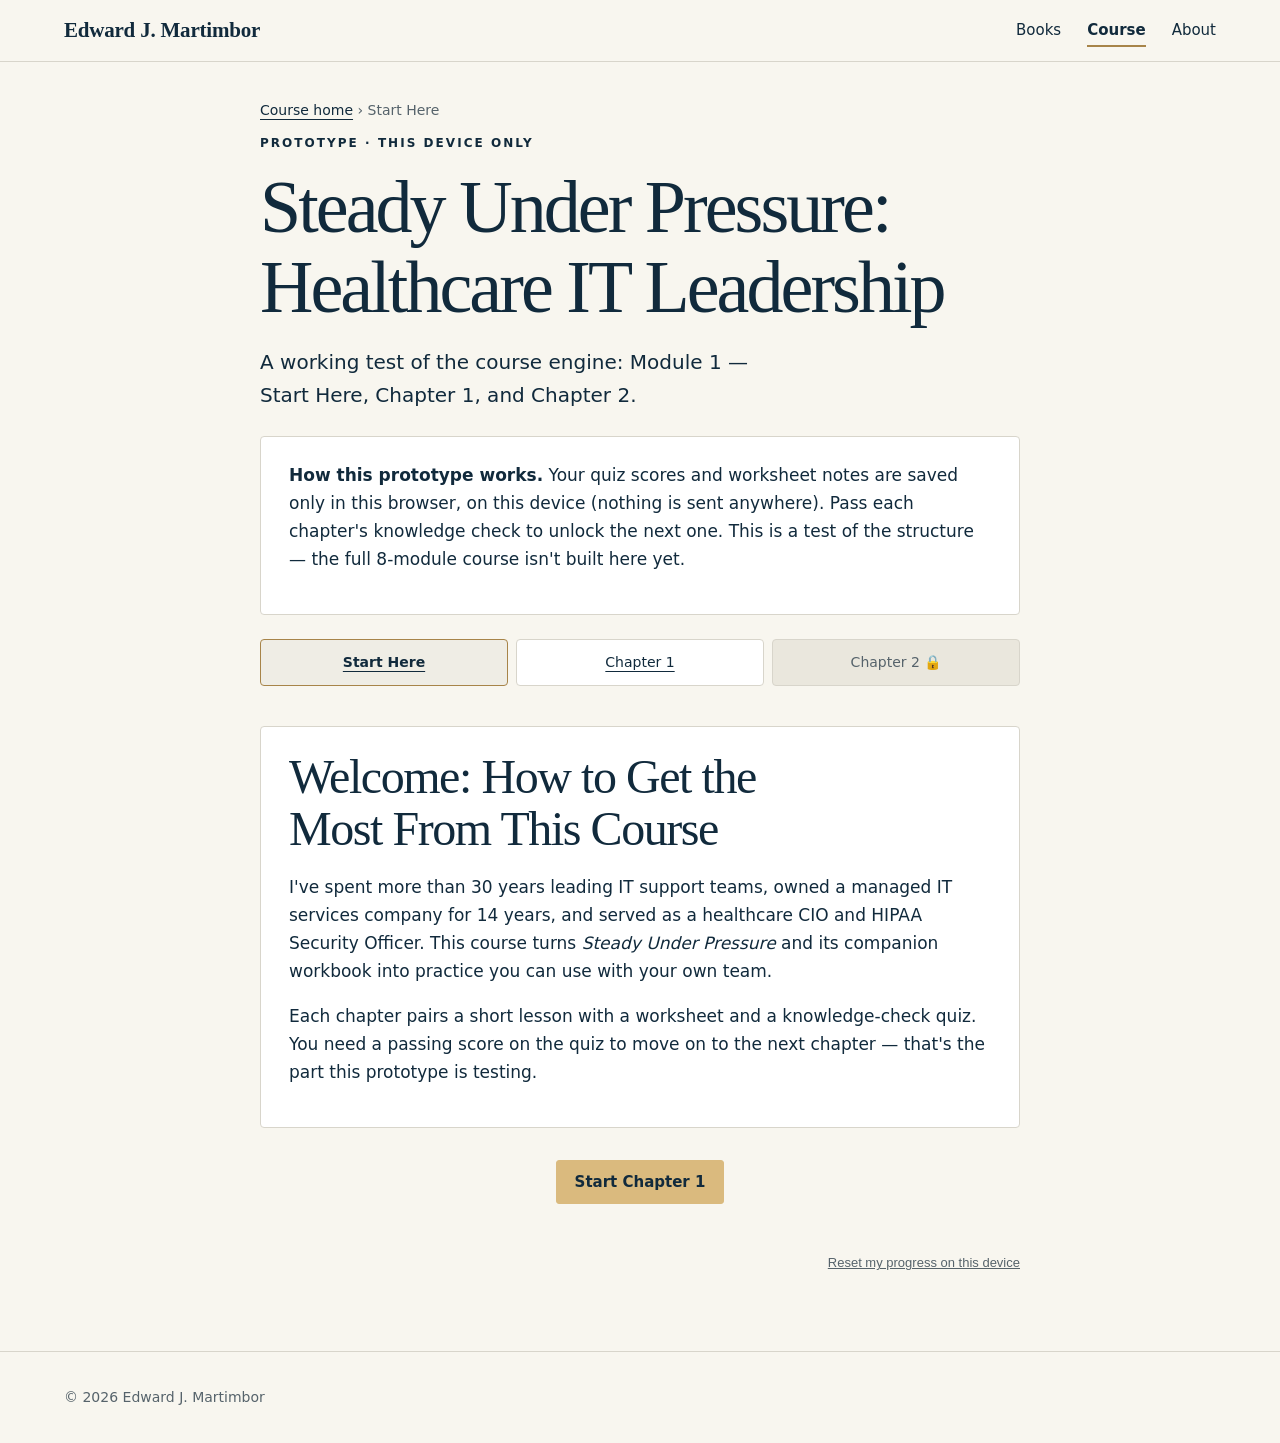
<file: courses/steady-under-pressure/learn/index.html>
<!doctype html>
<html lang="en" data-root="../../../">
<head>
<meta charset="utf-8">
<meta name="viewport" content="width=device-width, initial-scale=1">
<title>Start Here | Steady Under Pressure Course | Edward J. Martimbor</title>
<meta name="robots" content="noindex">
<link rel="icon" href="../../../assets/img/favicon.svg" type="image/svg+xml">
<link rel="stylesheet" href="../../../assets/css/site.css">
<link rel="stylesheet" href="learn.css">
<script src="../../../assets/js/config.js" defer></script>
<script src="../../../assets/js/site.js" defer></script>
<script src="learn.js" defer></script>
</head>
<body>
<a class="skip" href="#main">Skip to content</a>
<header class="site-header">
  <div class="wrap nav">
    <a href="../../../" class="brand">Edward J. Martimbor</a>
    <button class="menu-toggle" type="button" aria-expanded="false" aria-controls="site-nav">Menu</button>
    <nav id="site-nav" class="site-nav" aria-label="Main"><ul><li><a href="../../../books/">Books</a></li><li><a href="../" aria-current="page">Course</a></li><li><a href="../../../about/">About</a></li></ul></nav>
  </div>
</header>
<main id="main">
<div class="learn-wrap">
  <p class="learn-crumbs"><a href="../">Course home</a> &rsaquo; Start Here</p>
  <p class="kicker">Prototype · this device only</p>
  <h1>Steady Under Pressure: Healthcare IT Leadership</h1>
  <p class="lede">A working test of the course engine: Module 1 — Start Here, Chapter 1, and Chapter 2.</p>

  <div class="lesson-box">
    <p><strong>How this prototype works.</strong> Your quiz scores and worksheet notes are saved only in this browser, on this device (nothing is sent anywhere). Pass each chapter's knowledge check to unlock the next one. This is a test of the structure — the full 8-module course isn't built here yet.</p>
  </div>

  <ul class="chapter-nav">
    <li><a data-chapter="start" class="current" href="./">Start Here</a></li>
    <li><a data-chapter="ch1" href="ch1.html">Chapter 1</a></li>
    <li><a data-chapter="ch2" data-requires="ch1" href="ch2.html">Chapter 2</a></li>
  </ul>

  <div class="lesson-box">
    <h2>Welcome: How to Get the Most From This Course</h2>
    <p>I've spent more than 30 years leading IT support teams, owned a managed IT services company for 14 years, and served as a healthcare CIO and HIPAA Security Officer. This course turns <em>Steady Under Pressure</em> and its companion workbook into practice you can use with your own team.</p>
    <p>Each chapter pairs a short lesson with a worksheet and a knowledge-check quiz. You need a passing score on the quiz to move on to the next chapter — that's the part this prototype is testing.</p>
  </div>

  <div class="next-chapter">
    <a class="button gold" href="ch1.html">Start Chapter 1</a>
  </div>

  <p class="reset-progress"><button type="button" data-reset-progress>Reset my progress on this device</button></p>
</div>
</main>
<footer class="site-footer">
  <div class="wrap foot">
    <p class="meta" style="margin:0">&copy; <span data-year>2026</span> Edward J. Martimbor</p>
  </div>
</footer>
</body>
</html>
</file>
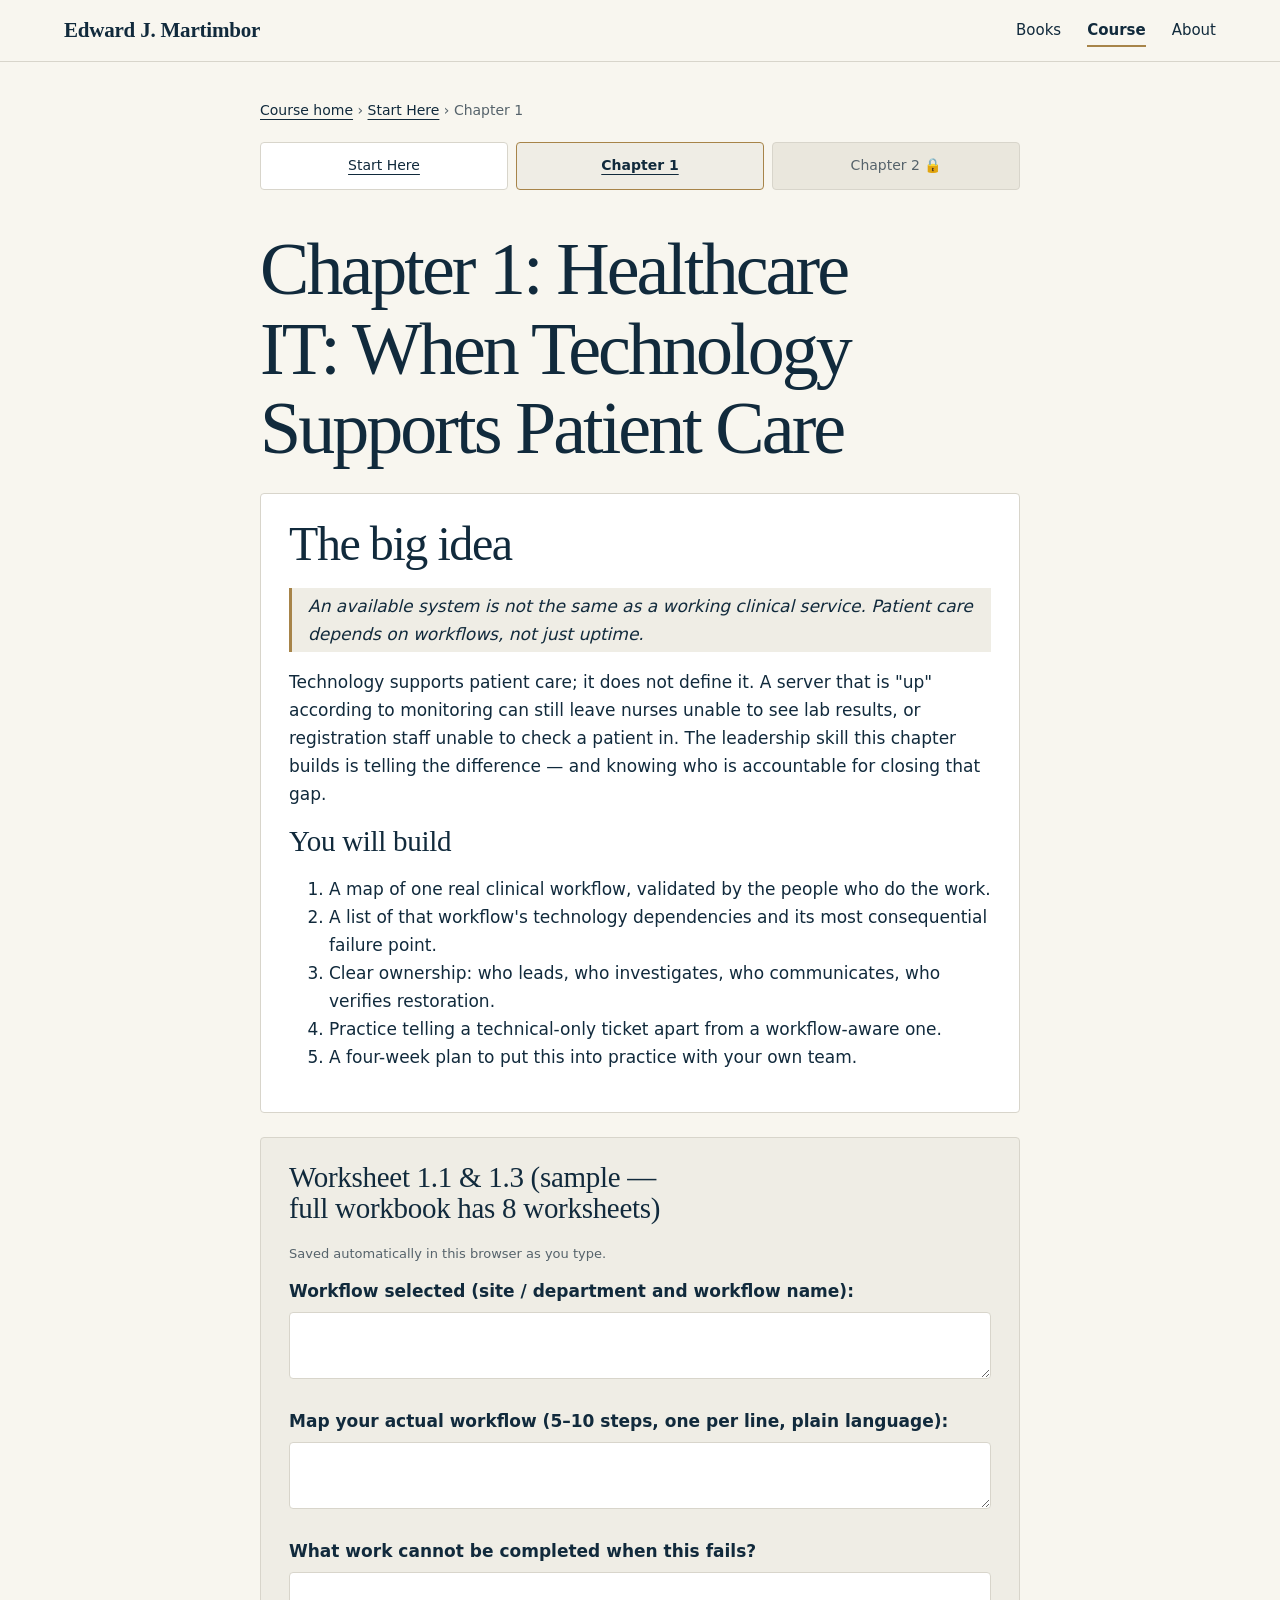
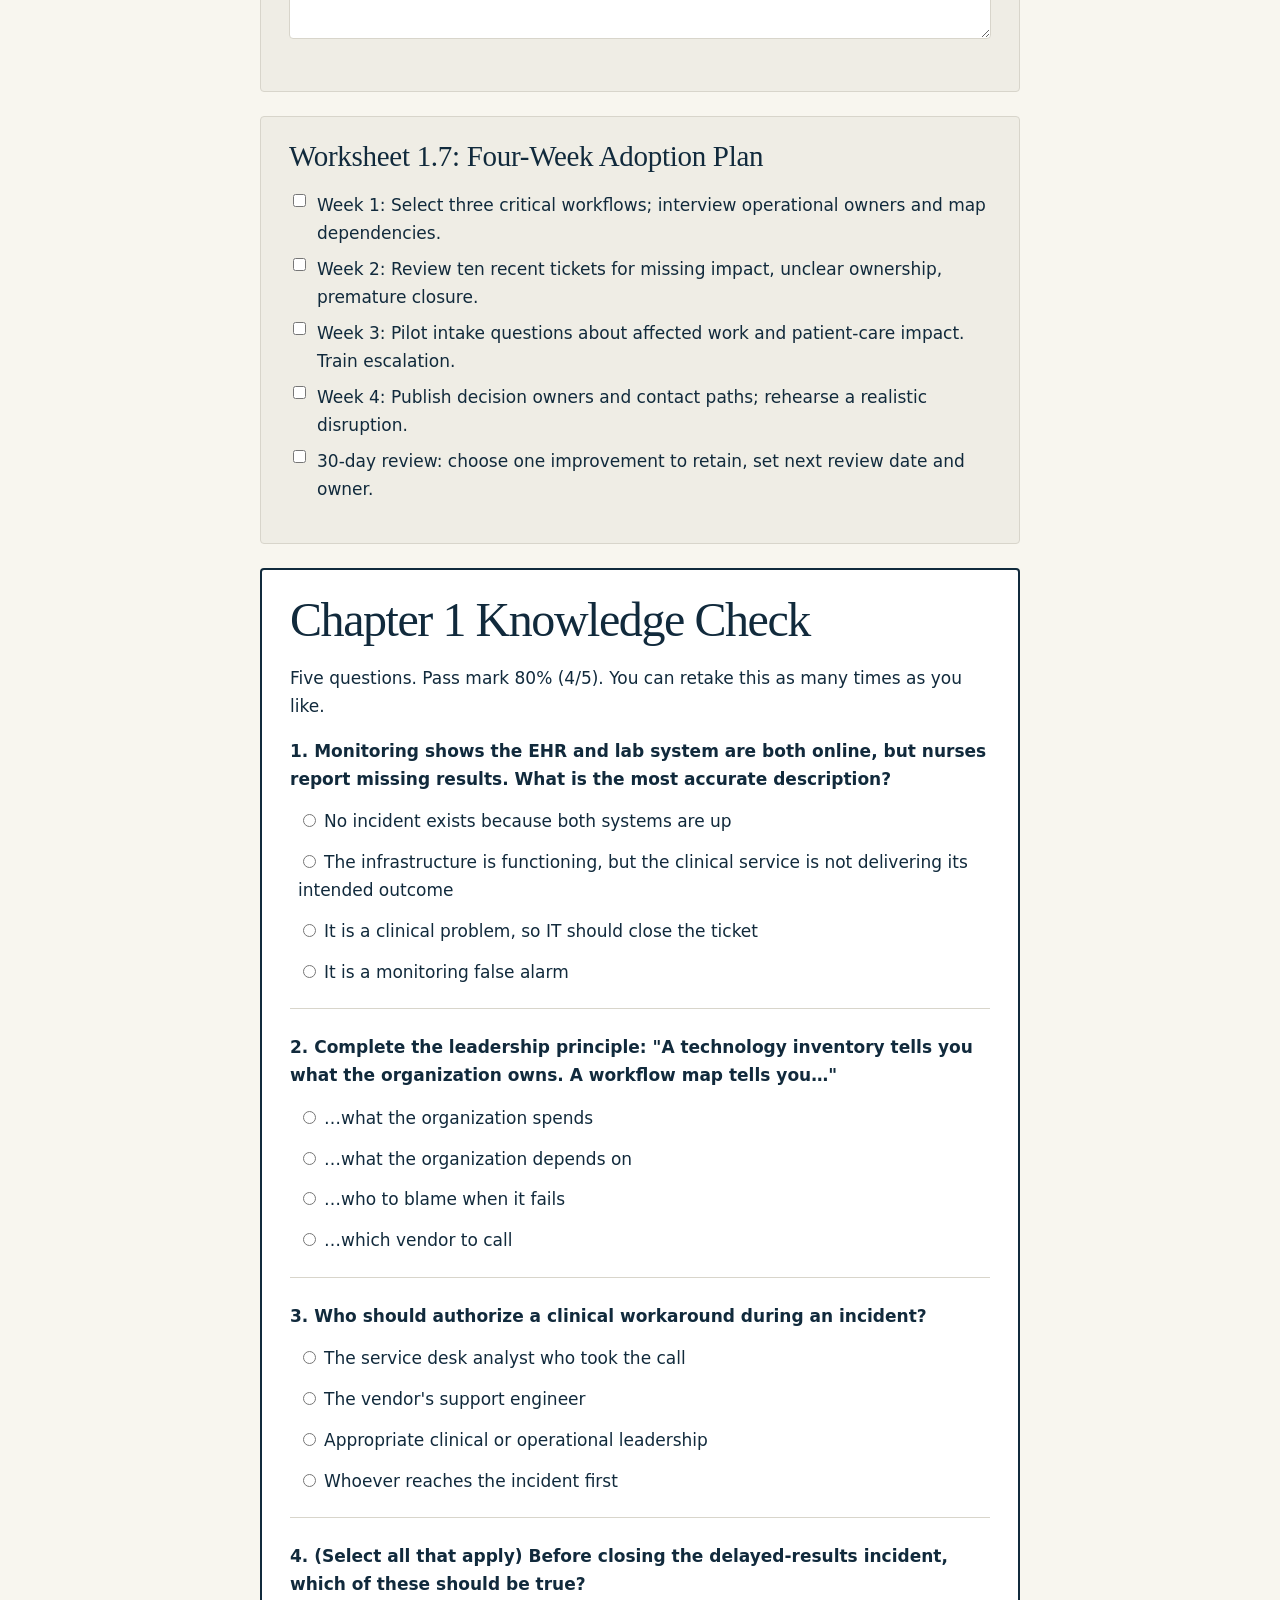
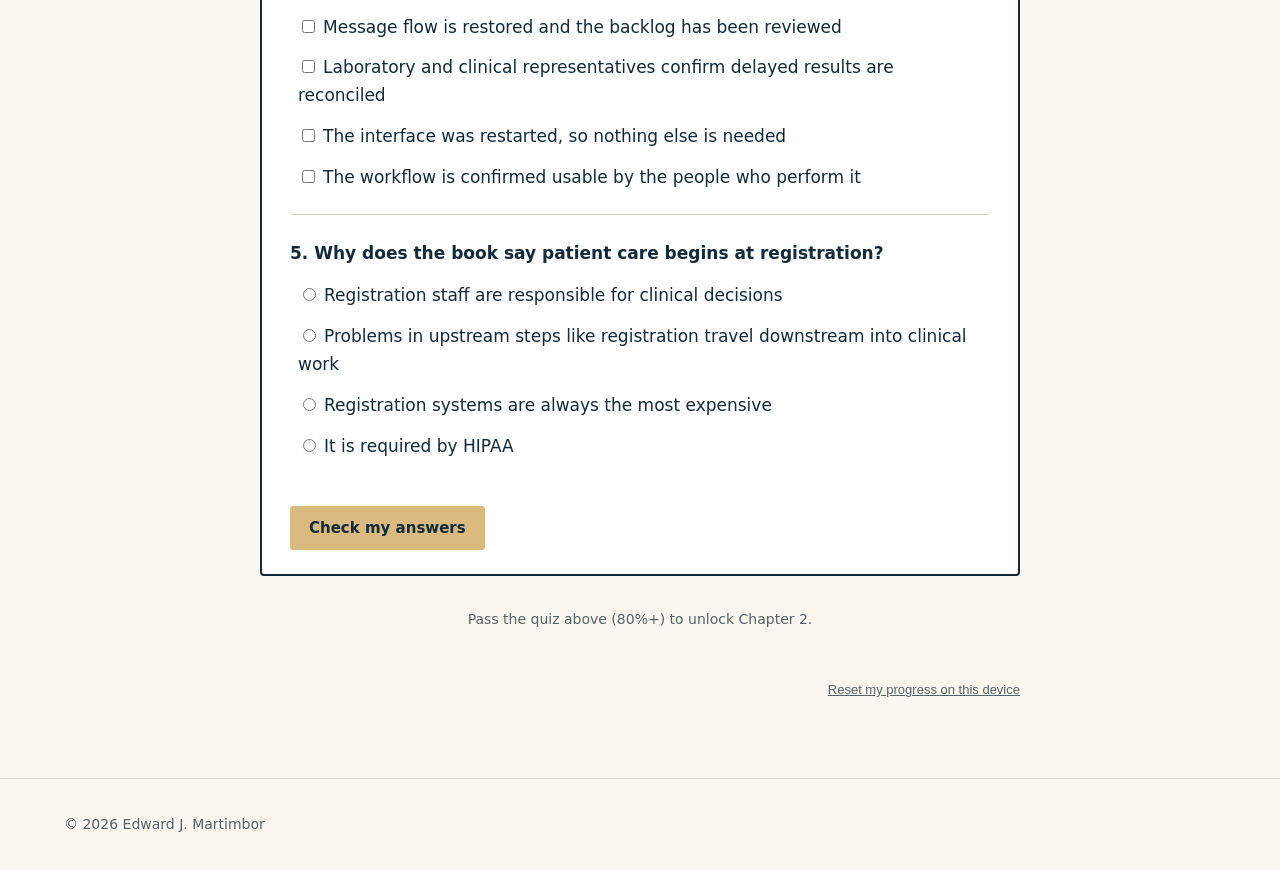
<file: courses/steady-under-pressure/learn/ch1.html>
<!doctype html>
<html lang="en" data-root="../../../">
<head>
<meta charset="utf-8">
<meta name="viewport" content="width=device-width, initial-scale=1">
<title>Chapter 1 | Steady Under Pressure Course | Edward J. Martimbor</title>
<meta name="robots" content="noindex">
<link rel="icon" href="../../../assets/img/favicon.svg" type="image/svg+xml">
<link rel="stylesheet" href="../../../assets/css/site.css">
<link rel="stylesheet" href="learn.css">
<script src="../../../assets/js/config.js" defer></script>
<script src="../../../assets/js/site.js" defer></script>
<script src="learn.js" defer></script>
</head>
<body>
<a class="skip" href="#main">Skip to content</a>
<header class="site-header">
  <div class="wrap nav">
    <a href="../../../" class="brand">Edward J. Martimbor</a>
    <button class="menu-toggle" type="button" aria-expanded="false" aria-controls="site-nav">Menu</button>
    <nav id="site-nav" class="site-nav" aria-label="Main"><ul><li><a href="../../../books/">Books</a></li><li><a href="../" aria-current="page">Course</a></li><li><a href="../../../about/">About</a></li></ul></nav>
  </div>
</header>
<main id="main">
<div class="learn-wrap">
  <p class="learn-crumbs"><a href="../">Course home</a> &rsaquo; <a href="./">Start Here</a> &rsaquo; Chapter 1</p>

  <ul class="chapter-nav">
    <li><a data-chapter="start" href="./">Start Here</a></li>
    <li><a data-chapter="ch1" class="current" href="ch1.html">Chapter 1</a></li>
    <li><a data-chapter="ch2" data-requires="ch1" href="ch2.html">Chapter 2</a></li>
  </ul>

  <h1>Chapter 1: Healthcare IT: When Technology Supports Patient Care</h1>

  <div class="lesson-box">
    <h2>The big idea</h2>
    <blockquote>An available system is not the same as a working clinical service. Patient care depends on workflows, not just uptime.</blockquote>
    <p>Technology supports patient care; it does not define it. A server that is "up" according to monitoring can still leave nurses unable to see lab results, or registration staff unable to check a patient in. The leadership skill this chapter builds is telling the difference — and knowing who is accountable for closing that gap.</p>
    <h3>You will build</h3>
    <ol>
      <li>A map of one real clinical workflow, validated by the people who do the work.</li>
      <li>A list of that workflow's technology dependencies and its most consequential failure point.</li>
      <li>Clear ownership: who leads, who investigates, who communicates, who verifies restoration.</li>
      <li>Practice telling a technical-only ticket apart from a workflow-aware one.</li>
      <li>A four-week plan to put this into practice with your own team.</li>
    </ol>
  </div>

  <div class="worksheet">
    <h3>Worksheet 1.1 &amp; 1.3 (sample — full workbook has 8 worksheets)</h3>
    <p class="ws-save-note">Saved automatically in this browser as you type.</p>
    <div class="ws-item">
      <label for="ws1-1">Workflow selected (site / department and workflow name):</label>
      <textarea id="ws1-1" data-ws="ch1_1_1_workflow"></textarea>
    </div>
    <div class="ws-item">
      <label for="ws1-2">Map your actual workflow (5–10 steps, one per line, plain language):</label>
      <textarea id="ws1-2" data-ws="ch1_1_1_steps"></textarea>
    </div>
    <div class="ws-item">
      <label for="ws1-3">What work cannot be completed when this fails?</label>
      <textarea id="ws1-3" data-ws="ch1_1_3_impact"></textarea>
    </div>
  </div>

  <div class="worksheet">
    <h3>Worksheet 1.7: Four-Week Adoption Plan</h3>
    <ul class="tasklist">
      <li><input type="checkbox" id="t1"><label for="t1">Week 1: Select three critical workflows; interview operational owners and map dependencies.</label></li>
      <li><input type="checkbox" id="t2"><label for="t2">Week 2: Review ten recent tickets for missing impact, unclear ownership, premature closure.</label></li>
      <li><input type="checkbox" id="t3"><label for="t3">Week 3: Pilot intake questions about affected work and patient-care impact. Train escalation.</label></li>
      <li><input type="checkbox" id="t4"><label for="t4">Week 4: Publish decision owners and contact paths; rehearse a realistic disruption.</label></li>
      <li><input type="checkbox" id="t5"><label for="t5">30-day review: choose one improvement to retain, set next review date and owner.</label></li>
    </ul>
  </div>

  <div class="quiz-box" data-chapter="ch1" data-pass-mark="80" data-next="ch2.html">
    <h2>Chapter 1 Knowledge Check</h2>
    <p>Five questions. Pass mark 80% (4/5). You can retake this as many times as you like.</p>
    <form>
      <div class="quiz-q">
        <p class="question">1. Monitoring shows the EHR and lab system are both online, but nurses report missing results. What is the most accurate description?</p>
        <label><input type="radio" name="q1">No incident exists because both systems are up</label>
        <label><input type="radio" name="q1" data-correct="true">The infrastructure is functioning, but the clinical service is not delivering its intended outcome</label>
        <label><input type="radio" name="q1">It is a clinical problem, so IT should close the ticket</label>
        <label><input type="radio" name="q1">It is a monitoring false alarm</label>
      </div>
      <div class="quiz-q">
        <p class="question">2. Complete the leadership principle: "A technology inventory tells you what the organization owns. A workflow map tells you&hellip;"</p>
        <label><input type="radio" name="q2">&hellip;what the organization spends</label>
        <label><input type="radio" name="q2" data-correct="true">&hellip;what the organization depends on</label>
        <label><input type="radio" name="q2">&hellip;who to blame when it fails</label>
        <label><input type="radio" name="q2">&hellip;which vendor to call</label>
      </div>
      <div class="quiz-q">
        <p class="question">3. Who should authorize a clinical workaround during an incident?</p>
        <label><input type="radio" name="q3">The service desk analyst who took the call</label>
        <label><input type="radio" name="q3">The vendor's support engineer</label>
        <label><input type="radio" name="q3" data-correct="true">Appropriate clinical or operational leadership</label>
        <label><input type="radio" name="q3">Whoever reaches the incident first</label>
      </div>
      <div class="quiz-q" data-multi="true">
        <p class="question">4. (Select all that apply) Before closing the delayed-results incident, which of these should be true?</p>
        <label><input type="checkbox" name="q4a" data-correct="true">Message flow is restored and the backlog has been reviewed</label>
        <label><input type="checkbox" name="q4b" data-correct="true">Laboratory and clinical representatives confirm delayed results are reconciled</label>
        <label><input type="checkbox" name="q4c">The interface was restarted, so nothing else is needed</label>
        <label><input type="checkbox" name="q4d" data-correct="true">The workflow is confirmed usable by the people who perform it</label>
      </div>
      <div class="quiz-q">
        <p class="question">5. Why does the book say patient care begins at registration?</p>
        <label><input type="radio" name="q5">Registration staff are responsible for clinical decisions</label>
        <label><input type="radio" name="q5" data-correct="true">Problems in upstream steps like registration travel downstream into clinical work</label>
        <label><input type="radio" name="q5">Registration systems are always the most expensive</label>
        <label><input type="radio" name="q5">It is required by HIPAA</label>
      </div>
      <button class="button gold" type="submit">Check my answers</button>
      <p class="quiz-result" hidden></p>
    </form>
  </div>

  <div class="next-chapter">
    <a class="button gold ghost-disabled" aria-disabled="true" data-next-link href="#" hidden>Continue to Chapter 2</a>
    <p class="locked-note">Pass the quiz above (80%+) to unlock Chapter 2.</p>
  </div>

  <p class="reset-progress"><button type="button" data-reset-progress>Reset my progress on this device</button></p>
</div>
</main>
<footer class="site-footer">
  <div class="wrap foot"><p class="meta" style="margin:0">&copy; <span data-year>2026</span> Edward J. Martimbor</p></div>
</footer>
</body>
</html>
</file>
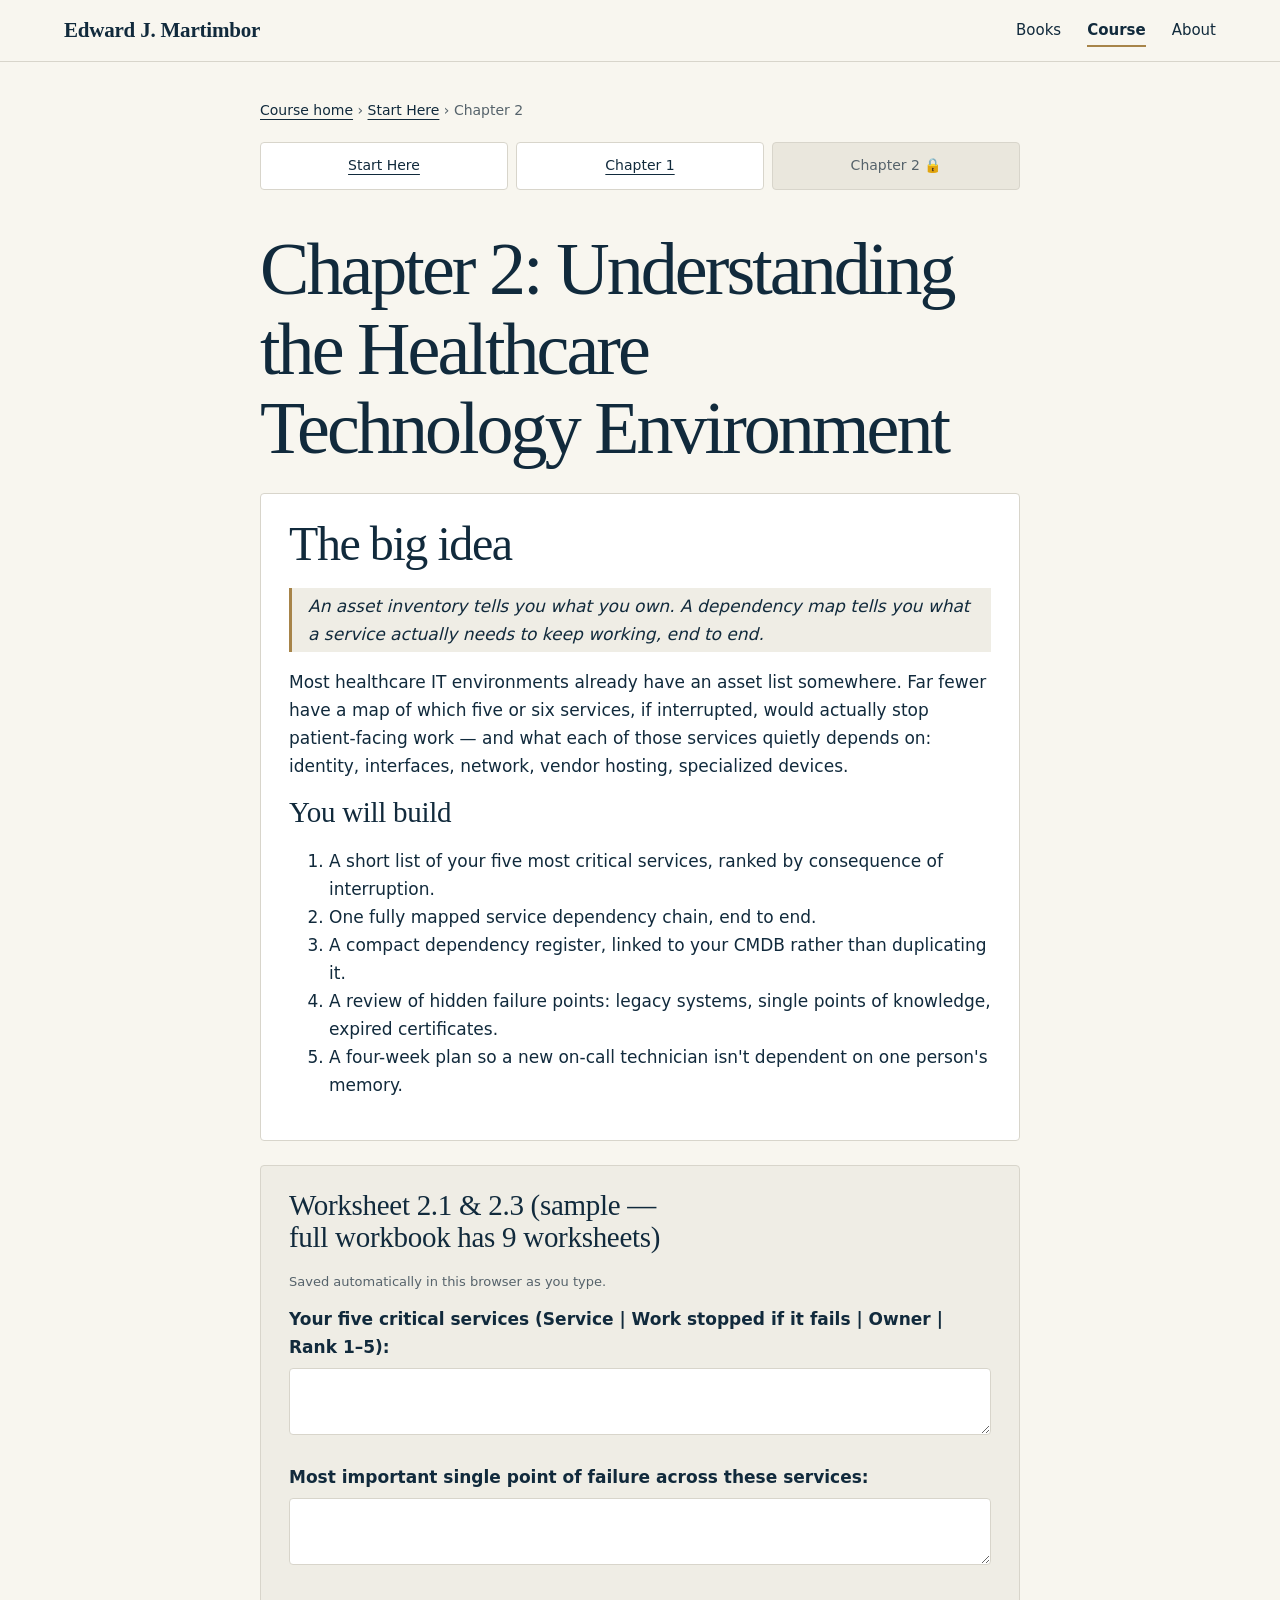
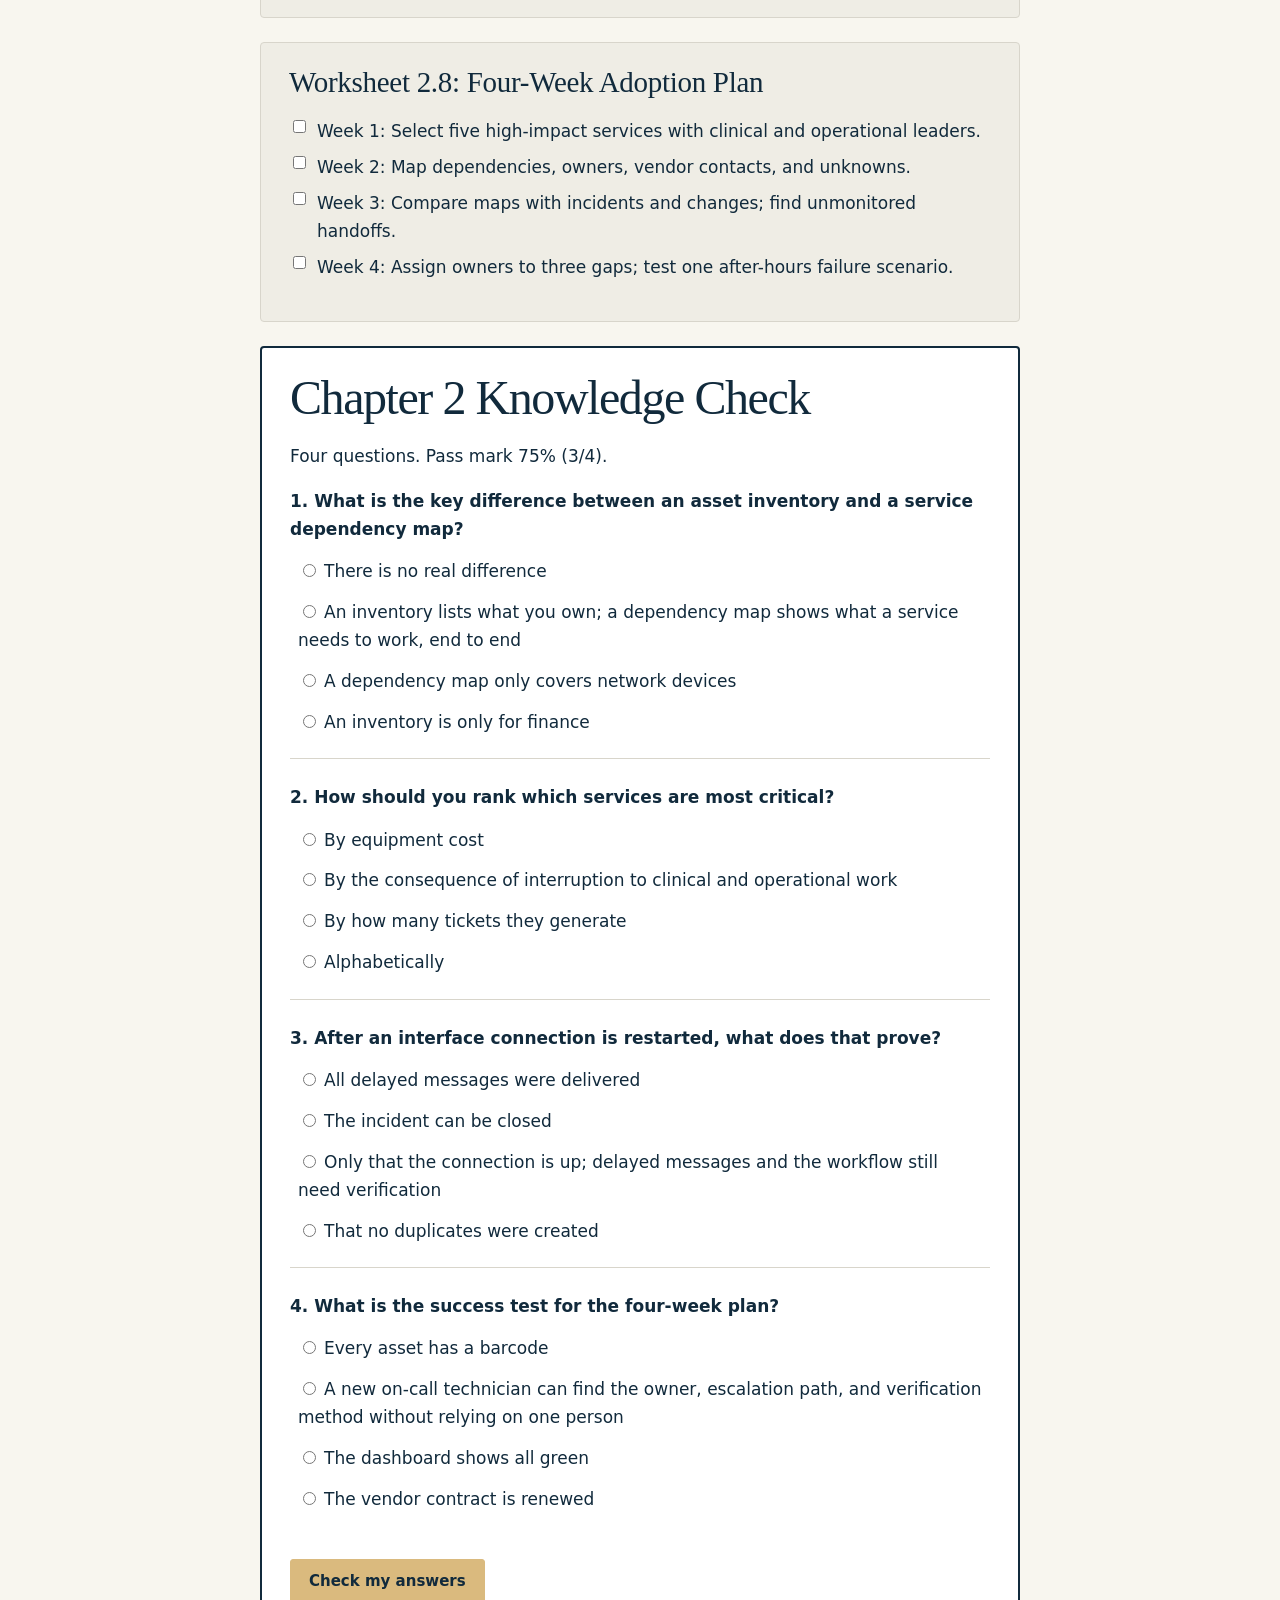
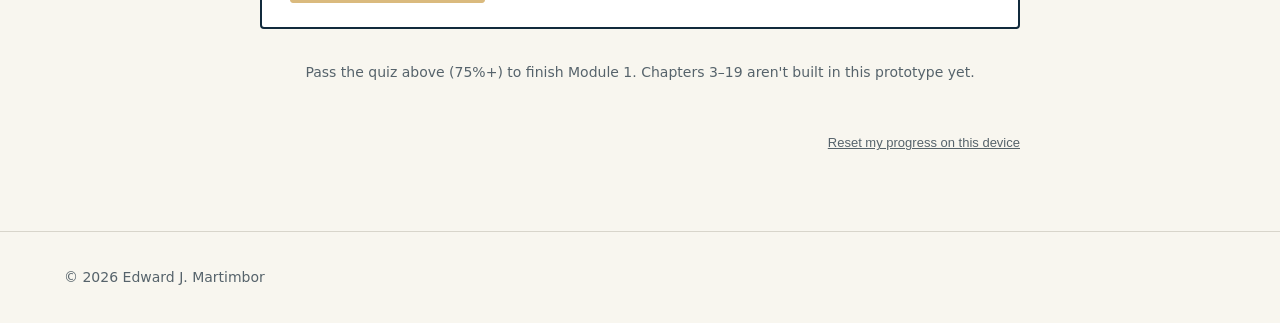
<file: courses/steady-under-pressure/learn/ch2.html>
<!doctype html>
<html lang="en" data-root="../../../">
<head>
<meta charset="utf-8">
<meta name="viewport" content="width=device-width, initial-scale=1">
<title>Chapter 2 | Steady Under Pressure Course | Edward J. Martimbor</title>
<meta name="robots" content="noindex">
<link rel="icon" href="../../../assets/img/favicon.svg" type="image/svg+xml">
<link rel="stylesheet" href="../../../assets/css/site.css">
<link rel="stylesheet" href="learn.css">
<script src="../../../assets/js/config.js" defer></script>
<script src="../../../assets/js/site.js" defer></script>
<script src="learn.js" defer></script>
</head>
<body>
<a class="skip" href="#main">Skip to content</a>
<header class="site-header">
  <div class="wrap nav">
    <a href="../../../" class="brand">Edward J. Martimbor</a>
    <button class="menu-toggle" type="button" aria-expanded="false" aria-controls="site-nav">Menu</button>
    <nav id="site-nav" class="site-nav" aria-label="Main"><ul><li><a href="../../../books/">Books</a></li><li><a href="../" aria-current="page">Course</a></li><li><a href="../../../about/">About</a></li></ul></nav>
  </div>
</header>
<main id="main">
<div class="learn-wrap">
  <p class="learn-crumbs"><a href="../">Course home</a> &rsaquo; <a href="./">Start Here</a> &rsaquo; Chapter 2</p>

  <ul class="chapter-nav">
    <li><a data-chapter="start" href="./">Start Here</a></li>
    <li><a data-chapter="ch1" href="ch1.html">Chapter 1</a></li>
    <li><a data-chapter="ch2" data-requires="ch1" class="current" href="ch2.html">Chapter 2</a></li>
  </ul>

  <noscript><p><strong>This page requires JavaScript</strong> to check your Chapter 1 progress.</p></noscript>

  <h1>Chapter 2: Understanding the Healthcare Technology Environment</h1>

  <div class="lesson-box">
    <h2>The big idea</h2>
    <blockquote>An asset inventory tells you what you own. A dependency map tells you what a service actually needs to keep working, end to end.</blockquote>
    <p>Most healthcare IT environments already have an asset list somewhere. Far fewer have a map of which five or six services, if interrupted, would actually stop patient-facing work — and what each of those services quietly depends on: identity, interfaces, network, vendor hosting, specialized devices.</p>
    <h3>You will build</h3>
    <ol>
      <li>A short list of your five most critical services, ranked by consequence of interruption.</li>
      <li>One fully mapped service dependency chain, end to end.</li>
      <li>A compact dependency register, linked to your CMDB rather than duplicating it.</li>
      <li>A review of hidden failure points: legacy systems, single points of knowledge, expired certificates.</li>
      <li>A four-week plan so a new on-call technician isn't dependent on one person's memory.</li>
    </ol>
  </div>

  <div class="worksheet">
    <h3>Worksheet 2.1 &amp; 2.3 (sample — full workbook has 9 worksheets)</h3>
    <p class="ws-save-note">Saved automatically in this browser as you type.</p>
    <div class="ws-item">
      <label for="ws2-1">Your five critical services (Service | Work stopped if it fails | Owner | Rank 1–5):</label>
      <textarea id="ws2-1" data-ws="ch2_2_1_services"></textarea>
    </div>
    <div class="ws-item">
      <label for="ws2-2">Most important single point of failure across these services:</label>
      <textarea id="ws2-2" data-ws="ch2_2_3_spof"></textarea>
    </div>
  </div>

  <div class="worksheet">
    <h3>Worksheet 2.8: Four-Week Adoption Plan</h3>
    <ul class="tasklist">
      <li><input type="checkbox" id="u1"><label for="u1">Week 1: Select five high-impact services with clinical and operational leaders.</label></li>
      <li><input type="checkbox" id="u2"><label for="u2">Week 2: Map dependencies, owners, vendor contacts, and unknowns.</label></li>
      <li><input type="checkbox" id="u3"><label for="u3">Week 3: Compare maps with incidents and changes; find unmonitored handoffs.</label></li>
      <li><input type="checkbox" id="u4"><label for="u4">Week 4: Assign owners to three gaps; test one after-hours failure scenario.</label></li>
    </ul>
  </div>

  <div class="quiz-box" data-chapter="ch2" data-pass-mark="75" data-next="../">
    <h2>Chapter 2 Knowledge Check</h2>
    <p>Four questions. Pass mark 75% (3/4).</p>
    <form>
      <div class="quiz-q">
        <p class="question">1. What is the key difference between an asset inventory and a service dependency map?</p>
        <label><input type="radio" name="q1">There is no real difference</label>
        <label><input type="radio" name="q1" data-correct="true">An inventory lists what you own; a dependency map shows what a service needs to work, end to end</label>
        <label><input type="radio" name="q1">A dependency map only covers network devices</label>
        <label><input type="radio" name="q1">An inventory is only for finance</label>
      </div>
      <div class="quiz-q">
        <p class="question">2. How should you rank which services are most critical?</p>
        <label><input type="radio" name="q2">By equipment cost</label>
        <label><input type="radio" name="q2" data-correct="true">By the consequence of interruption to clinical and operational work</label>
        <label><input type="radio" name="q2">By how many tickets they generate</label>
        <label><input type="radio" name="q2">Alphabetically</label>
      </div>
      <div class="quiz-q">
        <p class="question">3. After an interface connection is restarted, what does that prove?</p>
        <label><input type="radio" name="q3">All delayed messages were delivered</label>
        <label><input type="radio" name="q3">The incident can be closed</label>
        <label><input type="radio" name="q3" data-correct="true">Only that the connection is up; delayed messages and the workflow still need verification</label>
        <label><input type="radio" name="q3">That no duplicates were created</label>
      </div>
      <div class="quiz-q">
        <p class="question">4. What is the success test for the four-week plan?</p>
        <label><input type="radio" name="q4">Every asset has a barcode</label>
        <label><input type="radio" name="q4" data-correct="true">A new on-call technician can find the owner, escalation path, and verification method without relying on one person</label>
        <label><input type="radio" name="q4">The dashboard shows all green</label>
        <label><input type="radio" name="q4">The vendor contract is renewed</label>
      </div>
      <button class="button gold" type="submit">Check my answers</button>
      <p class="quiz-result" hidden></p>
    </form>
  </div>

  <div class="next-chapter">
    <a class="button gold ghost-disabled" aria-disabled="true" data-next-link href="#" hidden>Module 1 complete &mdash; back to Course Home</a>
    <p class="locked-note">Pass the quiz above (75%+) to finish Module 1. Chapters 3&ndash;19 aren't built in this prototype yet.</p>
  </div>

  <p class="reset-progress"><button type="button" data-reset-progress>Reset my progress on this device</button></p>
</div>
</main>
<footer class="site-footer">
  <div class="wrap foot"><p class="meta" style="margin:0">&copy; <span data-year>2026</span> Edward J. Martimbor</p></div>
</footer>
</body>
</html>
</file>
<file: assets/css/site.css>
/* Edward J. Martimbor — site styles
   Palette: warm paper, navy, gold (from the approved mockup). */
:root {
  --navy: #112a3c;
  --navy-2: #1b3a50;
  --paper: #f8f6ef;
  --paper-2: #eae7dd;
  --paper-3: #efede5;
  --gold: #daba7e;
  --gold-deep: #a78449;
  --focus: #aa7027;
  --muted: #56636b;
  --line: #d8d5cb;
  --white: #fff;
  --serif: Georgia, "Iowan Old Style", "Palatino Linotype", serif;
  --sans: system-ui, -apple-system, "Segoe UI", Roboto, Arial, sans-serif;
  --radius: 4px;
  --shadow: 12px 15px 24px #112a3c46;
}

*, *::before, *::after { box-sizing: border-box; }
[hidden] { display: none !important; }
html { scroll-behavior: smooth; -webkit-text-size-adjust: 100%; }
body {
  margin: 0;
  background: var(--paper);
  color: var(--navy);
  font: 17px/1.65 var(--sans);
  text-rendering: optimizeLegibility;
}
img { max-width: 100%; height: auto; display: block; }
a { color: inherit; text-underline-offset: 4px; }
a:focus-visible, button:focus-visible, summary:focus-visible {
  outline: 3px solid var(--focus);
  outline-offset: 4px;
  border-radius: 2px;
}
.course a:focus-visible, .course button:focus-visible, .course summary:focus-visible { outline-color: var(--gold); }

.wrap { width: min(1160px, 90%); margin-inline: auto; }
.narrow { width: min(760px, 90%); margin-inline: auto; }
.visually-hidden {
  position: absolute !important; width: 1px; height: 1px; overflow: hidden;
  clip: rect(0 0 0 0); white-space: nowrap;
}
.skip { position: absolute; left: 12px; top: -100px; background: var(--white); padding: 10px 14px; z-index: 50; }
.skip:focus { top: 8px; }

/* ---------- Header ---------- */
.site-header { border-bottom: 1px solid var(--line); background: var(--paper); position: sticky; top: 0; z-index: 20; }
.nav { display: flex; align-items: center; justify-content: space-between; gap: 20px; padding: 18px 0; }
.brand { text-decoration: none; font: 700 21px/1.2 var(--serif); letter-spacing: -.01em; }
.menu-toggle { display: none; }
.site-nav ul { list-style: none; display: flex; gap: 26px; margin: 0; padding: 0; font-size: 15px; }
.site-nav a { text-decoration: none; padding: 6px 0; border-bottom: 2px solid transparent; }
.site-nav a:hover { border-bottom-color: var(--line); }
.site-nav a[aria-current="page"] { border-bottom-color: var(--gold-deep); font-weight: 700; }

/* ---------- Type ---------- */
h1, h2, h3 { font-family: var(--serif); font-weight: 400; line-height: 1.08; margin: 0 0 18px; text-wrap: balance; }
h1 { font-size: clamp(40px, 6vw, 74px); letter-spacing: -.04em; }
h2 { font-size: clamp(30px, 4vw, 48px); letter-spacing: -.03em; }
h3 { font-size: clamp(23px, 2.4vw, 29px); letter-spacing: -.01em; }
p { margin: 0 0 1em; }
.kicker { font-size: 12px; letter-spacing: .17em; text-transform: uppercase; font-weight: 700; margin: 0 0 14px; }
.lede { font-size: clamp(18px, 1.6vw, 20px); max-width: 40ch; }
.meta { font-size: 14px; color: var(--muted); }
.prose { max-width: 66ch; }
.prose p { margin-bottom: 1.1em; }

/* ---------- Buttons ---------- */
.button {
  display: inline-flex; align-items: center; gap: 8px;
  background: var(--navy); color: var(--white); border: 1px solid var(--navy);
  padding: 12px 18px; text-decoration: none; font: 700 15px/1.2 var(--sans);
  border-radius: 3px; cursor: pointer; transition: background .15s, color .15s;
}
.button:hover { background: var(--navy-2); }
.button.gold { background: var(--gold); color: var(--navy); border-color: var(--gold); }
.button.gold:hover { background: #e6cc98; }
.button.ghost { background: transparent; color: var(--navy); }
.button.ghost:hover { background: var(--paper-2); }
.textlink { font-weight: 700; font-size: 15px; }
.actions { display: flex; align-items: center; gap: 16px 20px; flex-wrap: wrap; margin-top: 26px; }
.pill {
  display: inline-block; font-size: 12px; font-weight: 700; letter-spacing: .06em; text-transform: uppercase;
  padding: 4px 10px; border-radius: 99px; background: var(--paper-2); border: 1px solid var(--line);
}
.pill.dev { background: #f3e8d2; border-color: #e2cfa8; }

/* ---------- Hero ---------- */
.hero { padding: 74px 0; background: var(--paper-2); }
.hero-grid { display: grid; grid-template-columns: 1.05fr 1fr; gap: 8%; align-items: center; }
.covers { margin: 0; background: #dcd8cc; border-radius: 48% 48% 4px 4px; padding: 44px 22px 24px; }
.stack { display: flex; align-items: end; justify-content: center; padding: 0 5% 18px; }
.stack picture { display: contents; }
.stack img { width: 52%; max-width: 245px; box-shadow: var(--shadow); transform: rotate(-6deg); z-index: 1; }
.stack picture + picture img { width: 49%; transform: rotate(7deg); margin-left: -12%; margin-bottom: -8px; z-index: 0; }
.covers figcaption { text-align: center; font-size: 14px; margin-top: 10px; }

/* ---------- Sections ---------- */
.section { padding: 72px 0; }
.section.tint { background: var(--paper-2); }
.section-intro { max-width: 65ch; color: var(--muted); }
.grid { display: grid; grid-template-columns: 1fr 1fr; gap: 22px; }

.product { display: grid; grid-template-columns: 36% 1fr; border: 1px solid var(--line); background: var(--white); border-radius: var(--radius); overflow: hidden; }
.product .art { background: var(--paper-2); display: grid; place-items: center; padding: 22px; }
.product .art img { width: 100%; max-width: 160px; box-shadow: 5px 8px 12px #112a3c30; }
.product .copy { padding: 26px; display: flex; flex-direction: column; }
.product .copy p { font-size: 15px; }
.product .copy .kicker { font-size: 11px; }
.product .copy .actions { margin-top: auto; padding-top: 6px; }
.product h3 a { text-decoration: none; }
.product h3 a:hover { text-decoration: underline; }

.future article { padding: 26px; border-top: 2px solid var(--gold-deep); background: var(--paper-3); }
.future article p:last-child { margin-bottom: 0; }

/* ---------- Course band ---------- */
.course { background: var(--navy); color: var(--white); }
.course .kicker { color: var(--gold); }
.course .meta { color: #cfdae0; }
.course-grid { display: grid; grid-template-columns: 1fr 1fr; gap: 8%; }
details { border-bottom: 1px solid #8293a1; padding: 14px 0; }
summary { cursor: pointer; font-weight: 700; }
details p { margin: 10px 0 0; }

/* ---------- Book detail ---------- */
.book-hero { padding: 64px 0; background: var(--paper-2); }
.book-grid { display: grid; grid-template-columns: minmax(220px, 360px) 1fr; gap: 7%; align-items: start; }
.book-cover img { width: 100%; box-shadow: var(--shadow); }
.facts { display: grid; grid-template-columns: repeat(auto-fit, minmax(140px, 1fr)); gap: 0; margin: 24px 0 0; border-top: 1px solid var(--line); }
.facts div { padding: 12px 0; border-bottom: 1px solid var(--line); }
.facts dt { font-size: 12px; letter-spacing: .12em; text-transform: uppercase; color: var(--muted); font-weight: 700; }
.facts dd { margin: 2px 0 0; font-family: var(--serif); font-size: 21px; }
.checklist { list-style: none; padding: 0; margin: 0 0 1em; }
.checklist li { position: relative; padding-left: 28px; margin-bottom: 10px; }
.checklist li::before { content: ""; position: absolute; left: 0; top: .45em; width: 14px; height: 14px; border: 2px solid var(--gold-deep); border-radius: 2px; }

.sample { background: var(--white); border: 1px solid var(--line); border-left: 4px solid var(--gold); padding: 30px clamp(20px, 4vw, 44px); border-radius: var(--radius); }
.sample h3 { margin-bottom: 8px; }
.sample .exercise { border-top: 1px solid var(--line); padding-top: 18px; margin-top: 18px; }
.sample .exercise:first-of-type { border-top: 0; padding-top: 0; margin-top: 0; }
.notice { font-size: 14px; color: var(--muted); background: var(--paper-3); border: 1px dashed var(--line); padding: 12px 14px; border-radius: var(--radius); }

.crumbs { font-size: 14px; color: var(--muted); margin-bottom: 18px; }
.crumbs a { color: var(--muted); }

/* ---------- Course page ---------- */
.lesson { background: var(--white); border: 1px solid var(--line); border-radius: var(--radius); padding: clamp(22px, 4vw, 44px); }
.lesson ol { padding-left: 1.2em; }
.lesson ol li { margin-bottom: 8px; }
.modules { list-style: none; padding: 0; margin: 0; counter-reset: m; }
.modules li { counter-increment: m; display: flex; gap: 16px; align-items: baseline; padding: 14px 0; border-bottom: 1px solid var(--line); }
.modules li::before { content: counter(m, decimal-leading-zero); font-family: var(--serif); font-size: 22px; color: var(--gold-deep); min-width: 2ch; }

/* ---------- Footer ---------- */
.site-footer { border-top: 1px solid var(--line); padding: 34px 0; font-size: 14px; }
.foot { display: flex; justify-content: space-between; gap: 18px; flex-wrap: wrap; align-items: center; }
.foot ul { list-style: none; display: flex; gap: 20px; flex-wrap: wrap; margin: 0; padding: 0; }
.foot a { text-decoration: none; }
.foot a:hover { text-decoration: underline; }

/* ---------- Responsive ---------- */
@media (max-width: 860px) {
  .hero-grid, .grid, .course-grid, .book-grid { grid-template-columns: 1fr; }
  .hero, .section, .book-hero { padding: 48px 0; }
  .covers { margin: 20px auto 0; width: min(100%, 420px); }
  .book-cover { max-width: 280px; }
  .course-grid { gap: 28px; }
  .menu-toggle {
    display: inline-flex; align-items: center; gap: 8px; background: transparent; border: 1px solid var(--line);
    padding: 8px 12px; border-radius: 3px; font: 700 14px var(--sans); color: var(--navy); cursor: pointer;
  }
  .js .site-nav { display: none; width: 100%; }
  .js .site-nav.open { display: block; }
  .nav { flex-wrap: wrap; }
  .site-nav ul { flex-direction: column; gap: 0; padding: 8px 0 4px; }
  .site-nav li a { display: block; padding: 10px 0; border-bottom: 1px solid var(--line); }
  .site-nav a[aria-current="page"] { border-bottom-color: var(--line); color: var(--gold-deep); }
}
@media (max-width: 420px) {
  .product { grid-template-columns: 1fr; }
  .product .art img { max-width: 120px; }
}
@media (prefers-reduced-motion: reduce) {
  html { scroll-behavior: auto; }
  * { transition: none !important; }
}
@media print {
  .site-header, .site-footer, .actions, .menu-toggle { display: none !important; }
  body { background: #fff; }
}

/* ---------- Contents lists, principles, timeline ---------- */
.toc { list-style: none; padding: 0; margin: 10px 0 4px; columns: 1; }
.toc li { padding: 7px 0; border-top: 1px solid var(--line); font-size: 16px; }
.toc li:first-child { border-top: 0; }
#toc-h + details { border-top: 1px solid var(--line); }
section:not(.course) details { border-bottom-color: var(--line); }
.principle { margin: 22px 0; padding: 16px 20px; background: var(--paper-3); border-left: 3px solid var(--gold-deep); }
.principle p { font-family: var(--serif); font-size: 21px; line-height: 1.4; margin: 0 0 8px; }
.principle cite { font-style: normal; font-size: 12px; letter-spacing: .12em; text-transform: uppercase; color: var(--muted); font-weight: 700; }
.two-ways { margin-top: 28px; }
.two-ways article { background: var(--white); border: 1px solid var(--line); border-top: 3px solid var(--navy); padding: 20px 22px; border-radius: var(--radius); }
.two-ways h3 { font-size: 22px; margin-bottom: 8px; }
.two-ways p { font-size: 15px; margin: 0; }
.timeline { list-style: none; margin: 8px 0 0; padding: 0; }
.timeline li { display: grid; grid-template-columns: 120px 1fr; gap: 20px; padding: 18px 0; border-top: 1px solid var(--line); }
.timeline .when { font-family: var(--serif); color: var(--gold-deep); font-size: 19px; line-height: 1.3; }
.timeline p { margin: 4px 0 0; }
@media (max-width: 560px) { .timeline li { grid-template-columns: 1fr; gap: 4px; } }

/* ---------- Readers page ---------- */
.offer { background: var(--white); border: 1px solid var(--line); border-left: 4px solid var(--gold); border-radius: var(--radius); padding: clamp(22px, 4vw, 40px); margin-top: 28px; }
.offer-amount { font: 400 clamp(26px, 4vw, 34px)/1.2 var(--serif); margin: 4px 0 18px; }
.code-row { display: flex; flex-wrap: wrap; gap: 12px; align-items: center; }
.code { font: 700 22px/1 ui-monospace, "Cascadia Mono", Consolas, monospace; letter-spacing: .08em; background: var(--paper-3); border: 2px dashed var(--gold-deep); padding: 12px 18px; border-radius: var(--radius); user-select: all; }
.offer .notice { margin: 18px 0 0; }
.signup { display: grid; gap: 16px; max-width: 460px; margin-top: 20px; }
.field { display: grid; gap: 6px; border: 0; padding: 0; margin: 0; }
.field label, .field legend { font-weight: 700; font-size: 15px; padding: 0; }
.field input[type=email], .field input:not([type]), .field select, .field textarea { font: 16px/1.4 var(--sans); padding: 11px 12px; border: 1px solid #b9b5a8; border-radius: 3px; background: var(--white); color: var(--navy); }
.field input:focus-visible, .field select:focus-visible, .field textarea:focus-visible, .check input:focus-visible { outline: 3px solid var(--focus); outline-offset: 2px; }
.check { display: flex; gap: 8px; align-items: center; font-weight: 400 !important; }
.check input { width: 18px; height: 18px; accent-color: var(--navy); }
.signup .button { justify-self: start; }
</file>
<file: courses/steady-under-pressure/learn/learn.css>
.learn-wrap{width:min(760px,92%);margin-inline:auto;padding:2.5rem 0 4rem}
.learn-crumbs{font:14px var(--sans);color:var(--muted);margin-bottom:1rem}
.learn-crumbs a{color:var(--navy)}
.chapter-nav{display:flex;flex-wrap:wrap;gap:.5rem;margin:1.5rem 0 2.5rem;padding:0;list-style:none}
.chapter-nav li{flex:1 1 150px}
.chapter-nav a,.chapter-nav .locked{display:block;padding:.7rem .9rem;border:1px solid var(--line);border-radius:var(--radius);text-align:center;font-size:14px;background:var(--white)}
.chapter-nav a.current{border-color:var(--gold-deep);background:var(--paper-3);font-weight:bold}
.chapter-nav a.done::after{content:" \2713";color:var(--gold-deep)}
.chapter-nav .locked{color:var(--muted);background:var(--paper-2);cursor:not-allowed}
.lesson-box{background:var(--white);border:1px solid var(--line);border-radius:var(--radius);padding:1.5rem 1.75rem;margin:1.5rem 0}
.lesson-box blockquote{border-left:3px solid var(--gold-deep);margin:1rem 0;padding:.25rem 1rem;background:var(--paper-3);font-style:italic}
.worksheet{background:var(--paper-3);border:1px solid var(--line);border-radius:var(--radius);padding:1.5rem 1.75rem;margin:1.5rem 0}
.worksheet h3{margin-top:0}
.ws-item{margin-bottom:1.25rem}
.ws-item label{display:block;font-weight:bold;margin-bottom:.4rem}
.ws-item textarea{width:100%;min-height:4.5em;font:15px/1.5 var(--sans);padding:.5rem;border:1px solid var(--line);border-radius:var(--radius);resize:vertical}
.ws-save-note{font-size:13px;color:var(--muted)}
.tasklist{list-style:none;padding:0;margin:1rem 0}
.tasklist li{margin:.5rem 0;display:flex;gap:.5rem;align-items:flex-start}
.quiz-box{background:var(--white);border:2px solid var(--navy);border-radius:var(--radius);padding:1.5rem 1.75rem;margin:1.5rem 0}
.quiz-q{margin-bottom:1.5rem;padding-bottom:1rem;border-bottom:1px solid var(--line)}
.quiz-q:last-of-type{border-bottom:none}
.quiz-q p.question{font-weight:bold;margin-bottom:.5rem}
.quiz-q label{display:block;padding:.4rem .5rem;border-radius:var(--radius);cursor:pointer}
.quiz-q label:hover{background:var(--paper-3)}
.quiz-q input{margin-right:.5rem}
.quiz-result{margin-top:1rem;padding:1rem;border-radius:var(--radius);font-weight:bold}
.quiz-result.pass{background:#e4f0e4;color:#1f5c2e;border:1px solid #1f5c2e}
.quiz-result.fail{background:#f6e6e3;color:#8a3b25;border:1px solid #8a3b25}
.quiz-q.correct label.is-correct{background:#e4f0e4}
.quiz-q.incorrect label.is-correct{background:#e4f0e4}
.quiz-q.incorrect label.is-wrong-selected{background:#f6e6e3}
.next-chapter{margin-top:2rem;text-align:center}
.next-chapter a.button{display:inline-block}
.next-chapter .locked-note{color:var(--muted);font-size:14px}
.reset-progress{font-size:13px;color:var(--muted);text-align:right;margin-top:3rem}
.reset-progress button{background:none;border:none;text-decoration:underline;color:var(--muted);cursor:pointer;font-size:13px;padding:0}
</file>
